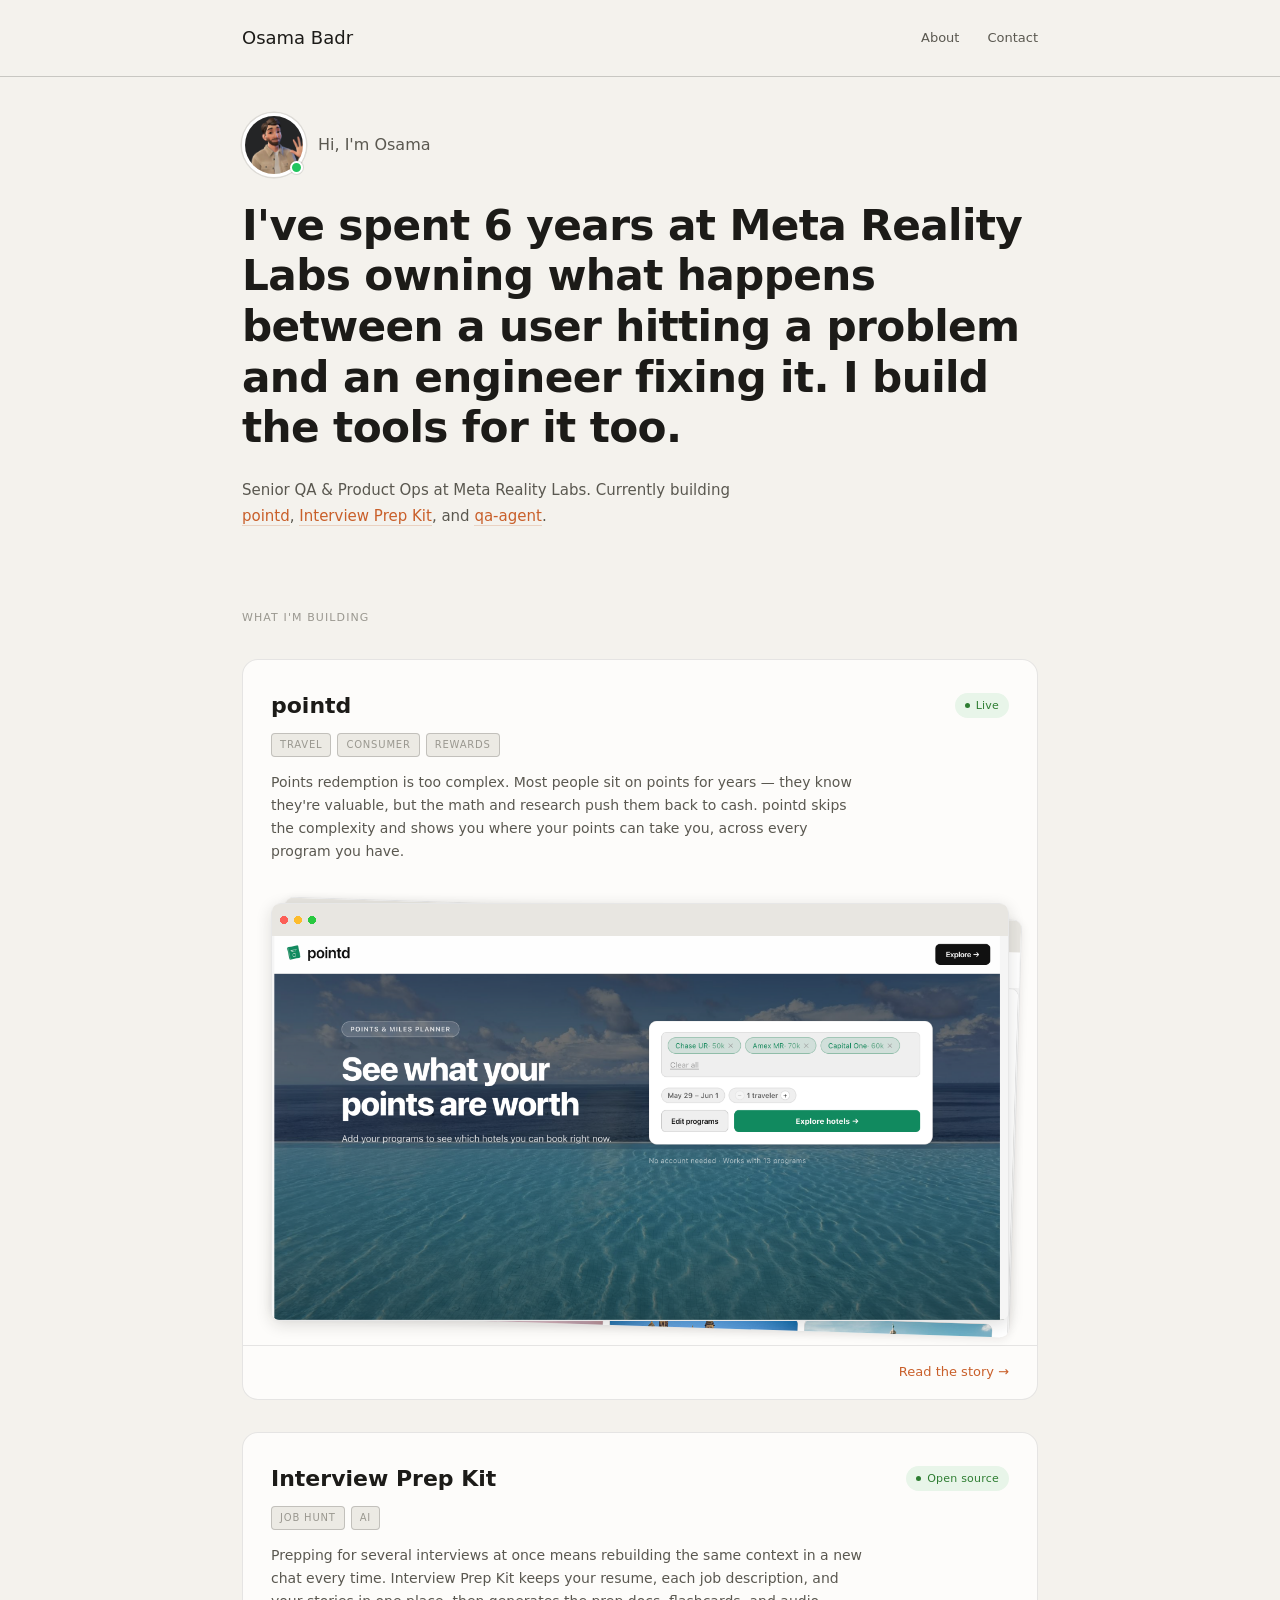
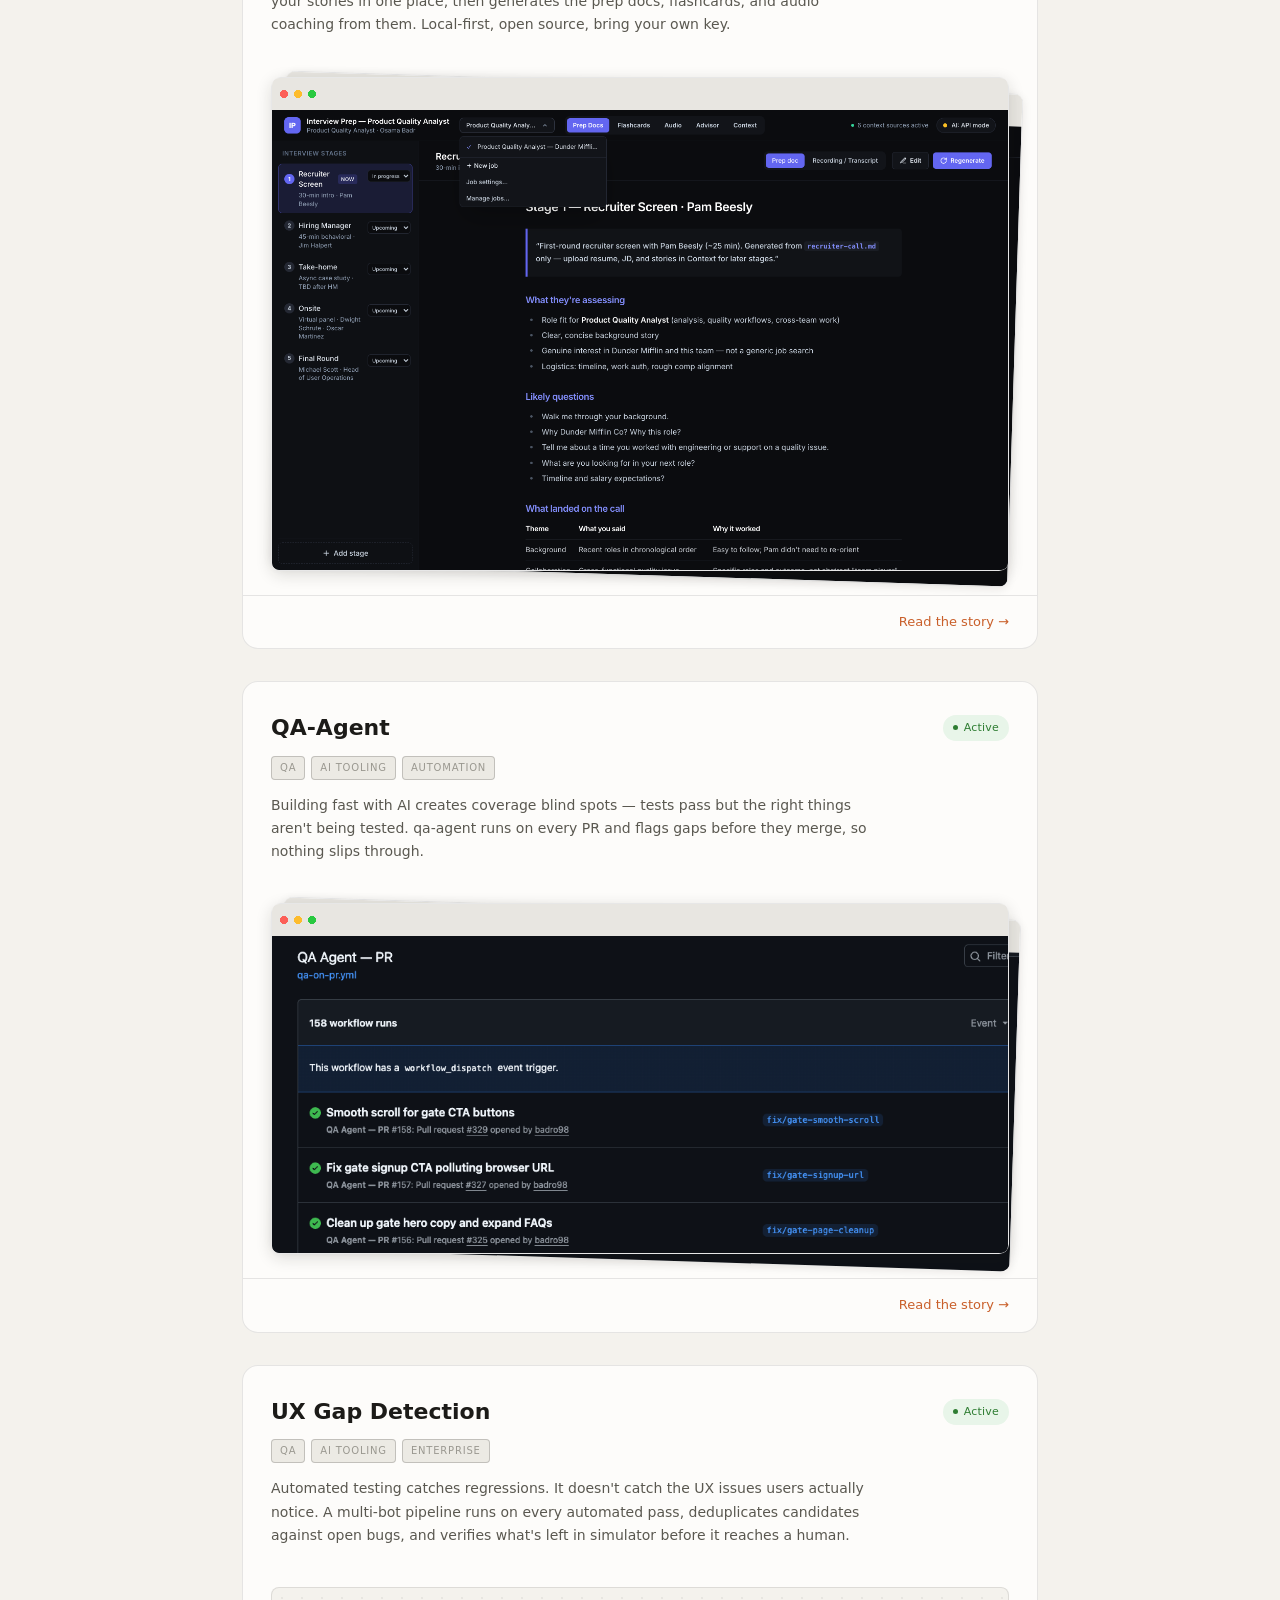
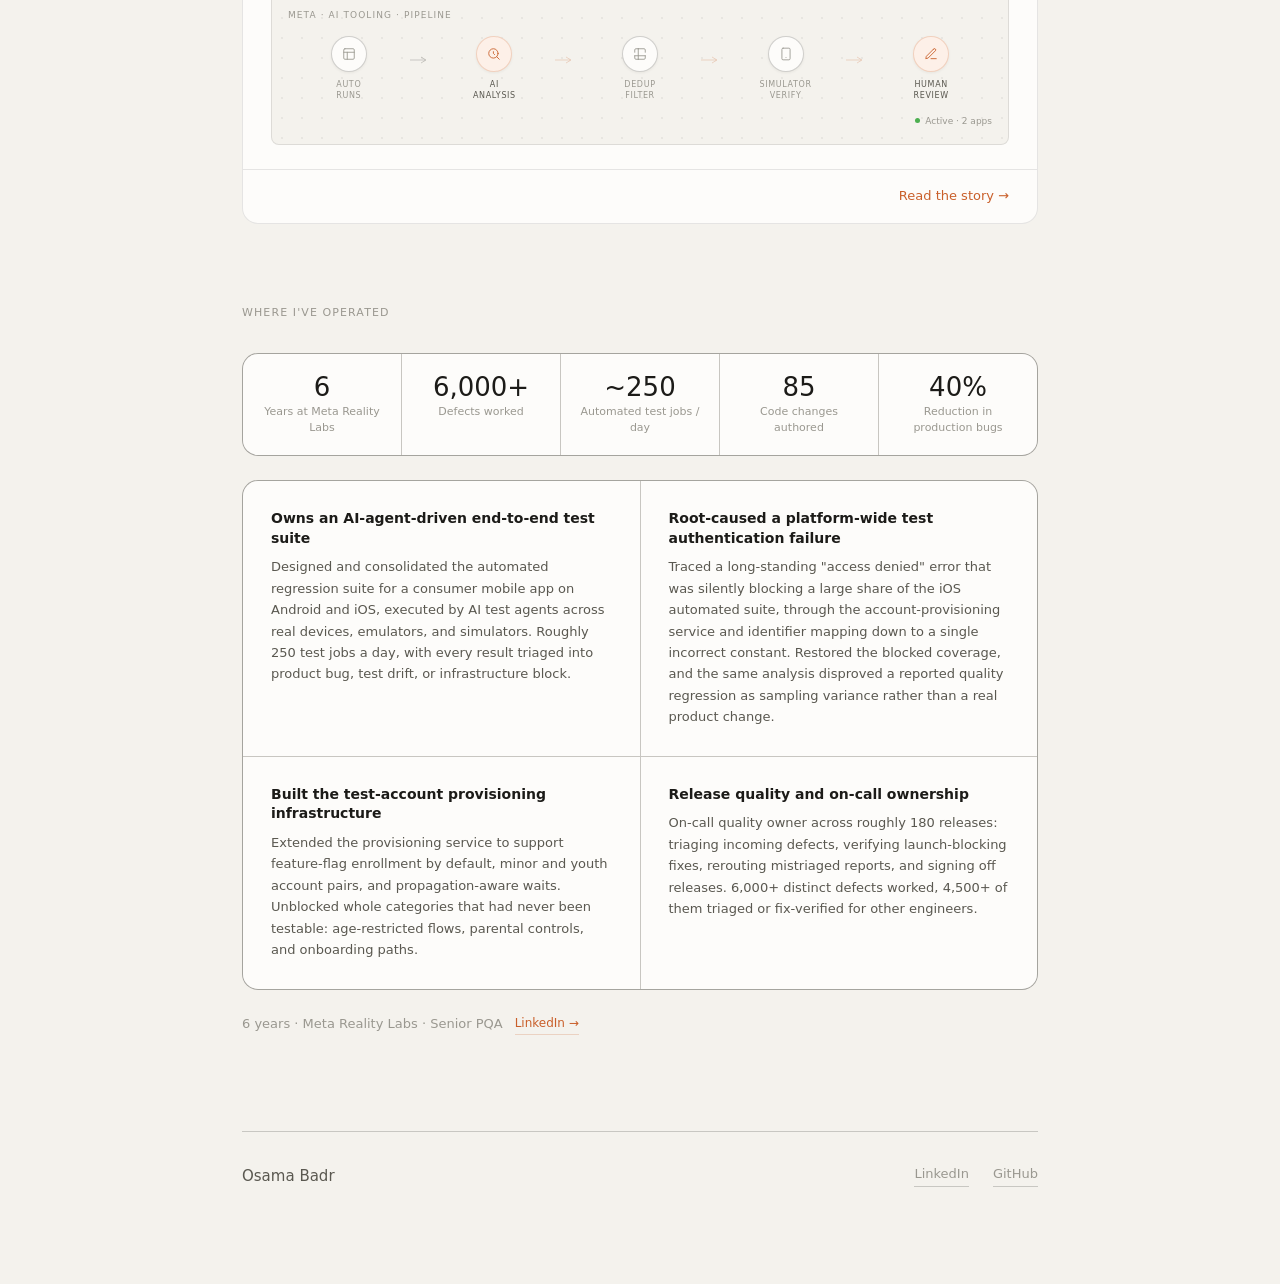
<file: index.html>
<!DOCTYPE html>
<html lang="en">
<head>
<meta charset="UTF-8">
<meta name="viewport" content="width=device-width, initial-scale=1.0">
<title>Osama Badr</title>
<meta name="description" content="Senior QA & Product Ops at Meta Reality Labs. I own what happens between a user hitting a problem and an engineer fixing it, and build the tools for it. Work on pointd, Interview Prep Kit, and QA-Agent.">
<!-- Open Graph -->
<meta property="og:type" content="website">
<meta property="og:site_name" content="Osama Badr">
<meta property="og:title" content="Osama Badr | Portfolio">
<meta property="og:description" content="Senior QA & Product Ops at Meta Reality Labs. I own what happens between a user hitting a problem and an engineer fixing it, and build the tools for it. Work on pointd, Interview Prep Kit, and QA-Agent.">
<meta property="og:url" content="https://osamabadr-portfolio.pages.dev/">
<meta property="og:image" content="https://osamabadr-portfolio.pages.dev/assets/og-image.png">
<meta property="og:image:width" content="2400">
<meta property="og:image:height" content="1260">
<!-- Twitter -->
<meta name="twitter:card" content="summary_large_image">
<meta name="twitter:title" content="Osama Badr | Portfolio">
<meta name="twitter:description" content="Senior QA & Product Ops at Meta Reality Labs. I own what happens between a user hitting a problem and an engineer fixing it.">
<meta name="twitter:image" content="https://osamabadr-portfolio.pages.dev/assets/og-image.png">
<link rel="preconnect" href="https://api.fontshare.com">
<link rel="preconnect" href="https://cdn.fontshare.com" crossorigin>
<link href="https://api.fontshare.com/v2/css?f[]=cabinet-grotesk@700,800&f[]=general-sans@300,400,500,600&display=swap" rel="stylesheet">
<link rel="stylesheet" href="styles.css">
<link rel="icon" type="image/png" href="assets/avatar-wave-v2.png">
<style>
/* ── Hero ── */
.hero { margin-bottom: 5rem; animation: fadeUp 0.7s cubic-bezier(0.22,1,0.36,1) both; }
.hero-intro {
  display: flex;
  align-items: center;
  gap: 12px;
  margin-bottom: 1.5rem;
}
.hero-avatar-wrap {
  position: relative;
  flex-shrink: 0;
  width: 64px; height: 64px;
}
.hero-avatar {
  width: 64px; height: 64px;
  border-radius: 50%;
  overflow: hidden;
  border: 3px solid #fff;
  box-shadow: 0 0 0 1.5px var(--border);
}
.hero-avatar img { width: 100%; height: 100%; object-fit: cover; object-position: 62% 18%; transform: scale(1.2); transform-origin: 62% 18%; display: block; }
.hero-avatar-dot {
  position: absolute;
  bottom: 3px; right: 3px; z-index: 10;
  width: 13px; height: 13px;
  border-radius: 50%;
  background: #22c55e;
  border: 2.5px solid #fff;
  box-shadow: 0 0 0 1px rgba(0,0,0,0.1);
}
.hero-name {
  font-family: var(--sans);
  font-size: 16px;
  font-weight: 400;
  color: var(--ink-2);
  letter-spacing: 0;
}
.hero h1 {
  font-family: var(--serif);
  font-size: clamp(26px, 3.3vw, 44px);
  line-height: 1.2;
  letter-spacing: -0.015em;
  color: var(--ink);
  margin-bottom: 1.5rem;
  font-weight: 800;
  max-width: 100%;
}
.hero-sub {
  font-size: 15px;
  line-height: 1.7;
  color: var(--ink-2);
  max-width: 520px;
  margin-bottom: 2rem;
}
.hero-actions { display: flex; gap: 12px; flex-wrap: wrap; }

/* ── Projects section ── */
.section { margin-bottom: 5rem; }
.projects-grid {
  display: flex;
  flex-direction: column;
  gap: 2rem;
}
.proj-card {
  display: block;
  text-decoration: none;
  color: inherit;
  cursor: pointer;
  background: var(--surface);
  border: 1px solid var(--border);
  border-radius: var(--r-lg);
  transition: border-color 0.2s ease, box-shadow 0.2s ease;
}
.proj-card:hover {
  border-color: var(--accent-border);
  box-shadow: 0 8px 32px rgba(28,27,24,0.07);
}
.proj-card-body { padding: 28px 28px 20px; }
.proj-card-top {
  display: flex;
  align-items: center;
  justify-content: space-between;
  margin-bottom: 10px;
}
.proj-name {
  font-family: var(--serif);
  font-size: 22px;
  font-weight: 700;
  color: var(--ink);
}
.proj-problem {
  font-size: 14px;
  line-height: 1.65;
  color: var(--ink-2);
  max-width: 600px;
  margin-bottom: 20px;
}
.proj-card-footer {
  padding: 16px 28px;
  border-top: 1px solid var(--border);
  display: flex;
  justify-content: flex-end;
}
.proj-card-link {
  font-size: 13px;
  font-family: var(--mono);
  color: var(--accent);
  font-weight: 500;
  transition: letter-spacing 0.2s ease;
}
.proj-card:hover .proj-card-link { letter-spacing: 0.02em; }
/* ── Card fan deck ── */
.deck-wrap {
  padding: 0 28px 24px;
}
.deck {
  position: relative;
  overflow: visible;
}
.deck-card {
  border-radius: var(--r);
  overflow: hidden;
  transition: transform 0.55s cubic-bezier(0.22,1,0.36,1),
              box-shadow 0.45s ease;
}
.deck-card.dc1 {
  position: relative;
  z-index: 3;
  box-shadow: 0 4px 16px rgba(28,27,24,0.14);
}
.deck-card.dc2 {
  position: absolute;
  top: 0; left: 0; right: 0; bottom: 0;
  z-index: 2;
  transform: translateX(7px) translateY(5px) rotate(1.8deg);
  box-shadow: 0 2px 10px rgba(28,27,24,0.09);
}
.deck-wrap:hover .deck .dc2 {
  transform: translateX(22px) translateY(10px) rotate(4.5deg);
}

/* ── Professional section ── */
.highlight-grid {
  display: grid;
  grid-template-columns: repeat(auto-fit, minmax(340px, 1fr));
  gap: 1px;
  background: var(--border-strong);
  border: 1px solid var(--border-strong);
  border-radius: var(--r-lg);
  overflow: hidden;
}
.highlight-block {
  background: var(--surface);
  padding: 28px;
}
.highlight-block strong {
  display: block;
  font-size: 14px;
  font-weight: 600;
  color: var(--ink);
  margin-bottom: 8px;
  line-height: 1.4;
}
.highlight-block p {
  font-size: 13px;
  color: var(--ink-2);
  line-height: 1.65;
  margin: 0;
}
.background-footer {
  margin-top: 1.5rem;
  display: flex;
  align-items: center;
  gap: 0.75rem;
  font-size: 13px;
  color: var(--ink-3);
}
.background-footer a {
  font-family: var(--mono);
  font-size: 12px;
  color: var(--accent);
  text-decoration: none;
  border-bottom: 0.5px solid var(--accent-border);
  padding-bottom: 1px;
}
.background-footer a:hover { border-color: var(--accent); }

/* ── Stat strip ── */
.stat-strip {
  display: grid;
  grid-template-columns: repeat(auto-fit, minmax(100px, 1fr));
  gap: 1px;
  background: var(--border-strong);
  border: 1px solid var(--border-strong);
  border-radius: var(--r-lg);
  overflow: hidden;
  margin-bottom: 1.5rem;
}
.stat {
  background: var(--surface);
  padding: 1.25rem 1rem;
  text-align: center;
}
.stat-num {
  font-family: var(--serif);
  font-size: 26px;
  color: var(--ink);
  line-height: 1;
  margin-bottom: 4px;
}
.stat-label {
  font-size: 11px;
  color: var(--ink-3);
  line-height: 1.4;
}

/* ── UX Gap Detection cover diagram ── */
.proj-diagram-cover {
  margin: 0 28px 24px;
  border-radius: 8px;
  overflow: hidden;
  background: var(--bg);
  border: 1px solid var(--border);
  padding: 20px 16px 16px;
  position: relative;
}
.proj-diagram-cover::before {
  content: '';
  position: absolute;
  inset: 0;
  background-image: radial-gradient(circle, rgba(28,27,24,0.06) 1px, transparent 1px);
  background-size: 20px 20px;
  pointer-events: none;
}
.diag-eyebrow {
  font-family: var(--mono);
  font-size: 9px;
  letter-spacing: 0.12em;
  text-transform: uppercase;
  color: var(--ink-3);
  margin-bottom: 14px;
  position: relative;
  z-index: 1;
}
.diag-flow {
  display: flex;
  align-items: center;
  justify-content: center;
  gap: 0;
  position: relative;
  z-index: 1;
}
.diag-node {
  display: flex;
  flex-direction: column;
  align-items: center;
  gap: 7px;
  flex: 1;
}
.diag-circle {
  width: 36px; height: 36px;
  border-radius: 50%;
  background: var(--surface);
  border: 1px solid var(--border-strong);
  display: flex;
  align-items: center;
  justify-content: center;
  box-shadow: 0 1px 3px rgba(28,27,24,0.06);
}
.diag-circle svg {
  width: 14px; height: 14px;
  stroke: var(--ink-3);
  fill: none;
  stroke-width: 1.5;
  stroke-linecap: round;
  stroke-linejoin: round;
}
.diag-circle.accent {
  background: var(--accent-light);
  border-color: var(--accent-border);
}
.diag-circle.accent svg { stroke: var(--accent); }
.diag-label {
  font-family: var(--mono);
  font-size: 8px;
  letter-spacing: 0.08em;
  text-transform: uppercase;
  color: var(--ink-3);
  text-align: center;
  line-height: 1.4;
}
.diag-label.accent { color: var(--ink-2); }
.diag-arrow {
  flex-shrink: 0;
  width: 24px;
  margin-bottom: 20px;
}
.diag-arrow svg {
  width: 20px; height: 8px;
  stroke: var(--border-strong);
  fill: none;
  stroke-width: 1;
}
.diag-arrow.accent svg { stroke: var(--accent-border); }
.diag-status {
  margin-top: 12px;
  display: flex;
  align-items: center;
  gap: 5px;
  font-family: var(--mono);
  font-size: 9px;
  color: var(--ink-3);
  justify-content: flex-end;
  position: relative;
  z-index: 1;
}
.diag-status::before {
  content: '';
  width: 5px; height: 5px;
  border-radius: 50%;
  background: #4caf50;
  animation: diagPulse 2.5s ease-in-out infinite;
}
@keyframes diagPulse {
  0%, 100% { opacity: 0.4; } 50% { opacity: 1; }
}

@media (max-width: 580px) {
  .highlight-grid { grid-template-columns: 1fr; }
  .hero-actions { flex-direction: column; }
}
</style>
</head>
<body>
<div class="page">

  <nav>
    <a href="index.html" class="nav-name">Osama Badr</a>
    <div class="nav-links">
      <a href="about.html">About</a>
      <a href="mailto:osabadr@gmail.com">Contact</a>
    </div>
  </nav>

  <!-- Hero -->
  <section class="hero">
    <div class="hero-intro">
      <div class="hero-avatar-wrap">
        <div class="hero-avatar">
          <img src="assets/avatar-wave-v2.png" alt="Osama's avatar waving">
        </div>
        <span class="hero-avatar-dot"></span>
      </div>
      <span class="hero-name">Hi, I'm Osama</span>
    </div>
    <h1>I've spent 6 years at Meta Reality Labs owning what happens between a user hitting a problem and an engineer fixing it. I build the tools for it too.</h1>
    <p class="hero-sub">Senior QA &amp; Product Ops at Meta Reality Labs. Currently building <a href="projects/pointd.html" style="color:var(--accent);text-decoration:none;border-bottom:0.5px solid var(--accent-border)">pointd</a>, <a href="projects/interview-prep-kit.html" style="color:var(--accent);text-decoration:none;border-bottom:0.5px solid var(--accent-border)">Interview Prep Kit</a>, and <a href="projects/qa-agent.html" style="color:var(--accent);text-decoration:none;border-bottom:0.5px solid var(--accent-border)">qa-agent</a>.</p>
  </section>

  <!-- Projects -->
  <section class="section" id="building">
    <div class="section-label">What I'm building</div>
    <div class="projects-grid">

      <!-- pointd -->
      <a class="proj-card fade-up" href="projects/pointd.html">
        <div class="proj-card-body">
          <div class="proj-card-top">
            <span class="proj-name">pointd</span>
            <span class="status-badge active">Live</span>
          </div>
          <div class="case-pills" style="margin-top:8px;margin-bottom:14px;">
            <span class="case-pill">Travel</span>
            <span class="case-pill">Consumer</span>
            <span class="case-pill">Rewards</span>
          </div>
          <p class="proj-problem">Points redemption is too complex. Most people sit on points for years — they know they're valuable, but the math and research push them back to cash. pointd skips the complexity and shows you where your points can take you, across every program you have.</p>
        </div>
        <div class="deck-wrap">
          <div class="deck">
            <div class="deck-card dc2">
              <div class="browser-frame"><img src="assets/screenshots/pointd-explore.png" alt="pointd planner view" loading="lazy"></div>
            </div>
            <div class="deck-card dc1">
              <div class="browser-frame"><img src="assets/screenshots/pointd-programs.png" alt="pointd program entry" loading="lazy"></div>
            </div>
          </div>
        </div>
        <div class="proj-card-footer">
          <span class="proj-card-link">Read the story →</span>
        </div>
      </a>

      <!-- Interview Prep Kit -->
      <a class="proj-card fade-up" href="projects/interview-prep-kit.html">
        <div class="proj-card-body">
          <div class="proj-card-top">
            <span class="proj-name">Interview Prep Kit</span>
            <span class="status-badge active">Open source</span>
          </div>
          <div class="case-pills" style="margin-top:8px;margin-bottom:14px;">
            <span class="case-pill">Job Hunt</span>
            <span class="case-pill">AI</span>
          </div>
          <p class="proj-problem">Prepping for several interviews at once means rebuilding the same context in a new chat every time. Interview Prep Kit keeps your resume, each job description, and your stories in one place, then generates the prep docs, flashcards, and audio coaching from them. Local-first, open source, bring your own key.</p>
        </div>
        <div class="deck-wrap">
          <div class="deck">
            <div class="deck-card dc2">
              <div class="browser-frame"><img src="assets/screenshots/ipk-flashcards.png" alt="Interview Prep Kit flashcard deck" loading="lazy"></div>
            </div>
            <div class="deck-card dc1">
              <div class="browser-frame"><img src="assets/screenshots/ipk-prep-docs.png" alt="Interview Prep Kit prep docs" loading="lazy"></div>
            </div>
          </div>
        </div>
        <div class="proj-card-footer">
          <span class="proj-card-link">Read the story →</span>
        </div>
      </a>

      <!-- qa-agent -->
      <a class="proj-card fade-up" href="projects/qa-agent.html">
        <div class="proj-card-body">
          <div class="proj-card-top">
            <span class="proj-name">QA-Agent</span>
            <span class="status-badge active">Active</span>
          </div>
          <div class="case-pills" style="margin-top:8px;margin-bottom:14px;">
            <span class="case-pill">QA</span>
            <span class="case-pill">AI Tooling</span>
            <span class="case-pill">Automation</span>
          </div>
          <p class="proj-problem">Building fast with AI creates coverage blind spots — tests pass but the right things aren't being tested. qa-agent runs on every PR and flags gaps before they merge, so nothing slips through.</p>
        </div>
        <div class="deck-wrap">
          <div class="deck">
            <div class="deck-card dc2">
              <div class="browser-frame"><img src="assets/screenshots/qa-agent-report.png" alt="qa-agent report output" loading="lazy"></div>
            </div>
            <div class="deck-card dc1">
              <div class="browser-frame"><img src="assets/screenshots/qa-agent-runs.png" alt="qa-agent GitHub Actions runs" loading="lazy"></div>
            </div>
          </div>
        </div>
        <div class="proj-card-footer">
          <span class="proj-card-link">Read the story →</span>
        </div>
      </a>

      <!-- UX Gap Detection -->
      <a class="proj-card fade-up" href="projects/ux-gap.html">
        <div class="proj-card-body">
          <div class="proj-card-top">
            <span class="proj-name">UX Gap Detection</span>
            <span class="status-badge active">Active</span>
          </div>
          <div class="case-pills" style="margin-top:8px;margin-bottom:14px;">
            <span class="case-pill">QA</span>
            <span class="case-pill">AI Tooling</span>
            <span class="case-pill">Enterprise</span>
          </div>
          <p class="proj-problem">Automated testing catches regressions. It doesn't catch the UX issues users actually notice. A multi-bot pipeline runs on every automated pass, deduplicates candidates against open bugs, and verifies what's left in simulator before it reaches a human.</p>
        </div>
        <div class="proj-diagram-cover">
          <div class="diag-eyebrow">Meta · AI Tooling · Pipeline</div>
          <div class="diag-flow">
            <div class="diag-node">
              <div class="diag-circle">
                <svg viewBox="0 0 24 24"><rect x="3" y="3" width="18" height="18" rx="2"/><path d="M3 9h18M9 21V9"/></svg>
              </div>
              <span class="diag-label">Auto<br>runs</span>
            </div>
            <div class="diag-arrow">
              <svg viewBox="0 0 20 8"><line x1="0" y1="4" x2="15" y2="4"/><polyline points="11,1 16,4 11,7"/></svg>
            </div>
            <div class="diag-node">
              <div class="diag-circle accent">
                <svg viewBox="0 0 24 24"><circle cx="11" cy="11" r="8"/><path d="M21 21l-4.35-4.35M11 8v3l2 2"/></svg>
              </div>
              <span class="diag-label accent">AI<br>analysis</span>
            </div>
            <div class="diag-arrow accent">
              <svg viewBox="0 0 20 8"><line x1="0" y1="4" x2="15" y2="4"/><polyline points="11,1 16,4 11,7"/></svg>
            </div>
            <div class="diag-node">
              <div class="diag-circle">
                <svg viewBox="0 0 24 24"><path d="M9 3H5a2 2 0 00-2 2v4m6-6h10a2 2 0 012 2v4M9 3v18m0 0h10a2 2 0 002-2v-4M9 21H5a2 2 0 01-2-2v-4m0 0h18"/></svg>
              </div>
              <span class="diag-label">Dedup<br>filter</span>
            </div>
            <div class="diag-arrow accent">
              <svg viewBox="0 0 20 8"><line x1="0" y1="4" x2="15" y2="4"/><polyline points="11,1 16,4 11,7"/></svg>
            </div>
            <div class="diag-node">
              <div class="diag-circle">
                <svg viewBox="0 0 24 24"><rect x="5" y="2" width="14" height="20" rx="2"/><path d="M12 18h.01"/></svg>
              </div>
              <span class="diag-label">Simulator<br>verify</span>
            </div>
            <div class="diag-arrow accent">
              <svg viewBox="0 0 20 8"><line x1="0" y1="4" x2="15" y2="4"/><polyline points="11,1 16,4 11,7"/></svg>
            </div>
            <div class="diag-node">
              <div class="diag-circle accent">
                <svg viewBox="0 0 24 24"><path d="M12 20h9M16.5 3.5a2.121 2.121 0 013 3L7 19l-4 1 1-4L16.5 3.5z"/></svg>
              </div>
              <span class="diag-label accent">Human<br>review</span>
            </div>
          </div>
          <div class="diag-status">Active · 2 apps</div>
        </div>
        <div class="proj-card-footer">
          <span class="proj-card-link">Read the story →</span>
        </div>
      </a>

    </div>
  </section>

  <!-- Professional background -->
  <section class="section" id="background">
    <div class="section-label">Where I've operated</div>
    <div class="stat-strip">
      <div class="stat"><div class="stat-num">6</div><div class="stat-label">Years at Meta Reality Labs</div></div>
      <div class="stat"><div class="stat-num">6,000+</div><div class="stat-label">Defects worked</div></div>
      <div class="stat"><div class="stat-num">~250</div><div class="stat-label">Automated test jobs / day</div></div>
      <div class="stat"><div class="stat-num">85</div><div class="stat-label">Code changes authored</div></div>
      <div class="stat"><div class="stat-num">40%</div><div class="stat-label">Reduction in production bugs</div></div>
    </div>
    <div class="highlight-grid">
      <div class="highlight-block fade-up">
        <strong>Owns an AI-agent-driven end-to-end test suite</strong>
        <p>Designed and consolidated the automated regression suite for a consumer mobile app on Android and iOS, executed by AI test agents across real devices, emulators, and simulators. Roughly 250 test jobs a day, with every result triaged into product bug, test drift, or infrastructure block.</p>
      </div>
      <div class="highlight-block fade-up">
        <strong>Root-caused a platform-wide test authentication failure</strong>
        <p>Traced a long-standing "access denied" error that was silently blocking a large share of the iOS automated suite, through the account-provisioning service and identifier mapping down to a single incorrect constant. Restored the blocked coverage, and the same analysis disproved a reported quality regression as sampling variance rather than a real product change.</p>
      </div>
      <div class="highlight-block fade-up">
        <strong>Built the test-account provisioning infrastructure</strong>
        <p>Extended the provisioning service to support feature-flag enrollment by default, minor and youth account pairs, and propagation-aware waits. Unblocked whole categories that had never been testable: age-restricted flows, parental controls, and onboarding paths.</p>
      </div>
      <div class="highlight-block fade-up">
        <strong>Release quality and on-call ownership</strong>
        <p>On-call quality owner across roughly 180 releases: triaging incoming defects, verifying launch-blocking fixes, rerouting mistriaged reports, and signing off releases. 6,000+ distinct defects worked, 4,500+ of them triaged or fix-verified for other engineers.</p>
      </div>
    </div>
    <div class="background-footer">
      <span>6 years · Meta Reality Labs · Senior PQA</span>
      <a href="https://linkedin.com/in/obadr" target="_blank" rel="noopener noreferrer">LinkedIn →</a>
    </div>
  </section>

  <footer>
    <span class="footer-name">Osama Badr</span>
    <div class="footer-links">
      <a href="https://linkedin.com/in/obadr" target="_blank" rel="noopener noreferrer">LinkedIn</a>
      <a href="https://github.com/badro98" target="_blank" rel="noopener noreferrer">GitHub</a>
    </div>
  </footer>

</div>

<script>
  // Fade-up on scroll
  const fadeUps = [...document.querySelectorAll('.fade-up')];
  const observer = new IntersectionObserver((entries) => {
    entries.forEach((entry) => {
      if (entry.isIntersecting) {
        const idx = fadeUps.indexOf(entry.target);
        entry.target.style.animationDelay = `${idx * 0.08}s`;
        entry.target.classList.add('in-view');
        observer.unobserve(entry.target);
      }
    });
  }, { threshold: 0.15, rootMargin: '-4% 0px' });

  fadeUps.forEach(el => observer.observe(el));

</script>
</body>
</html>
</file>
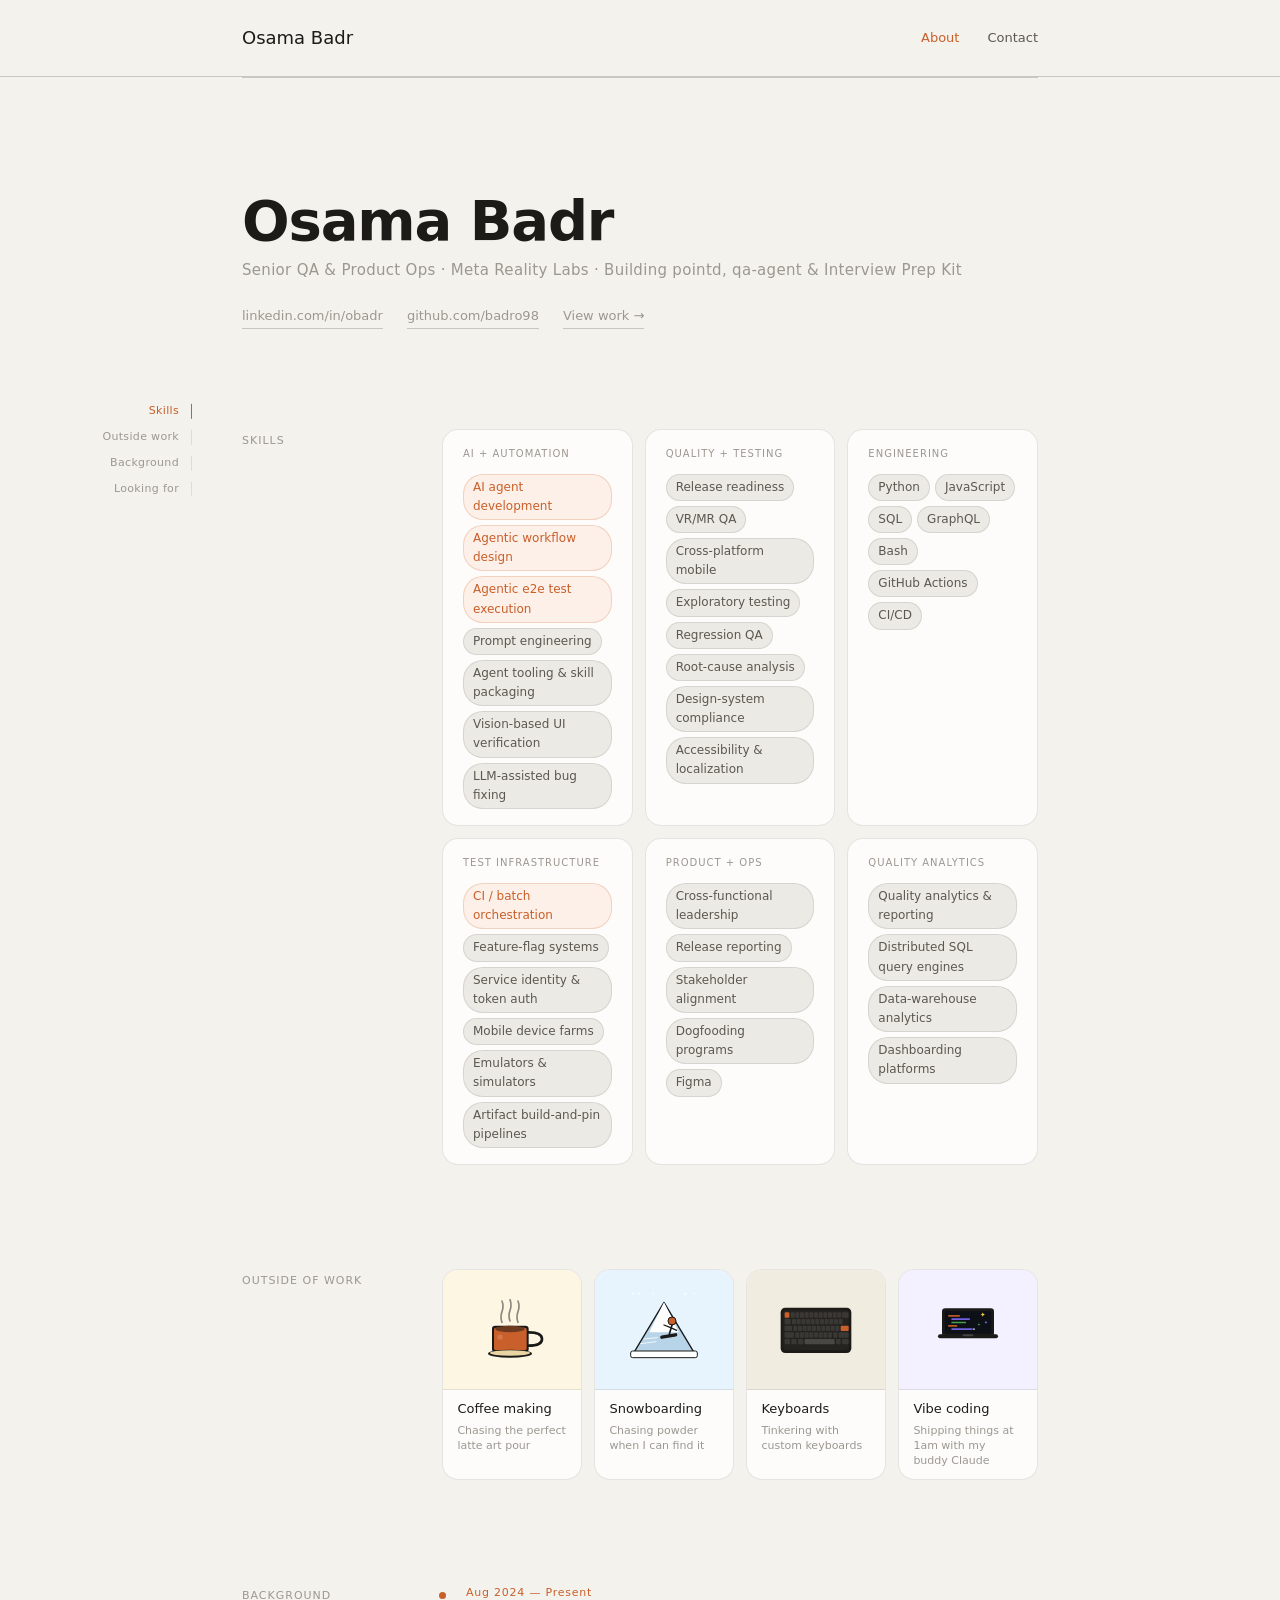
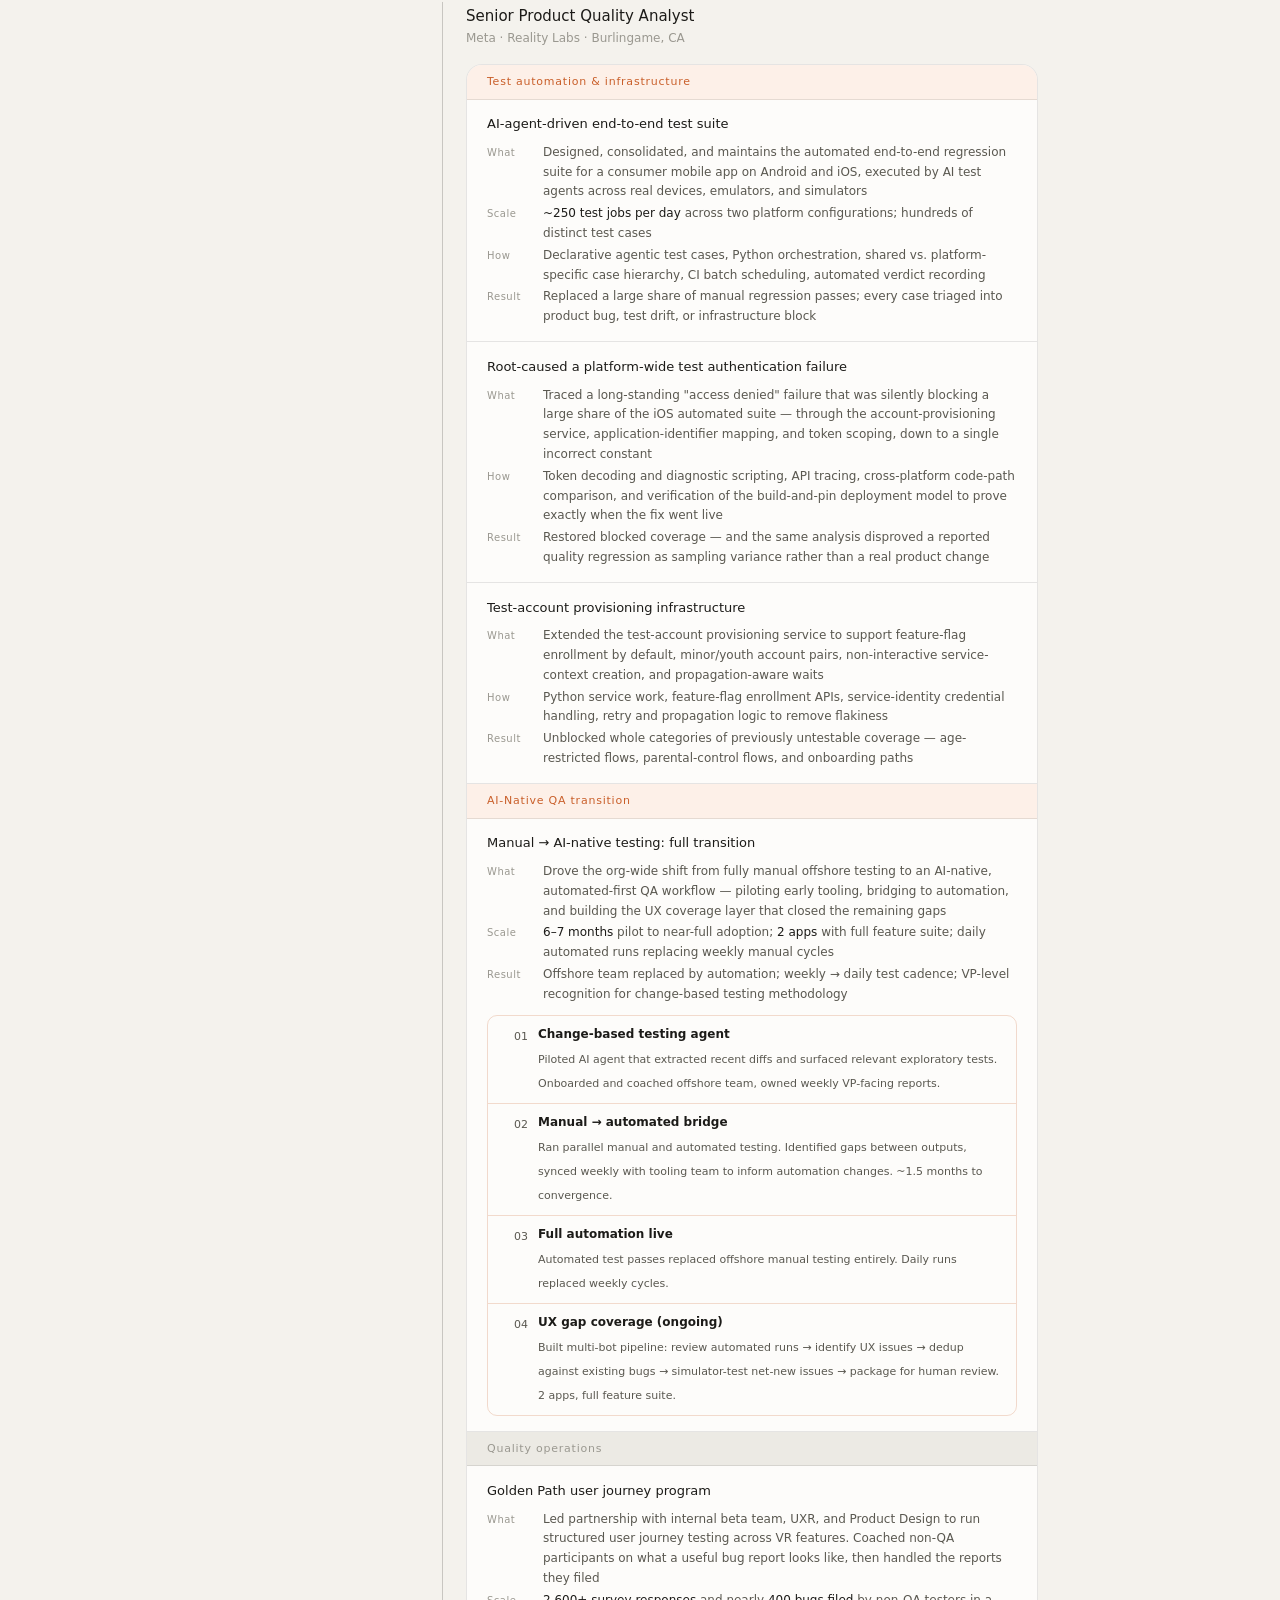
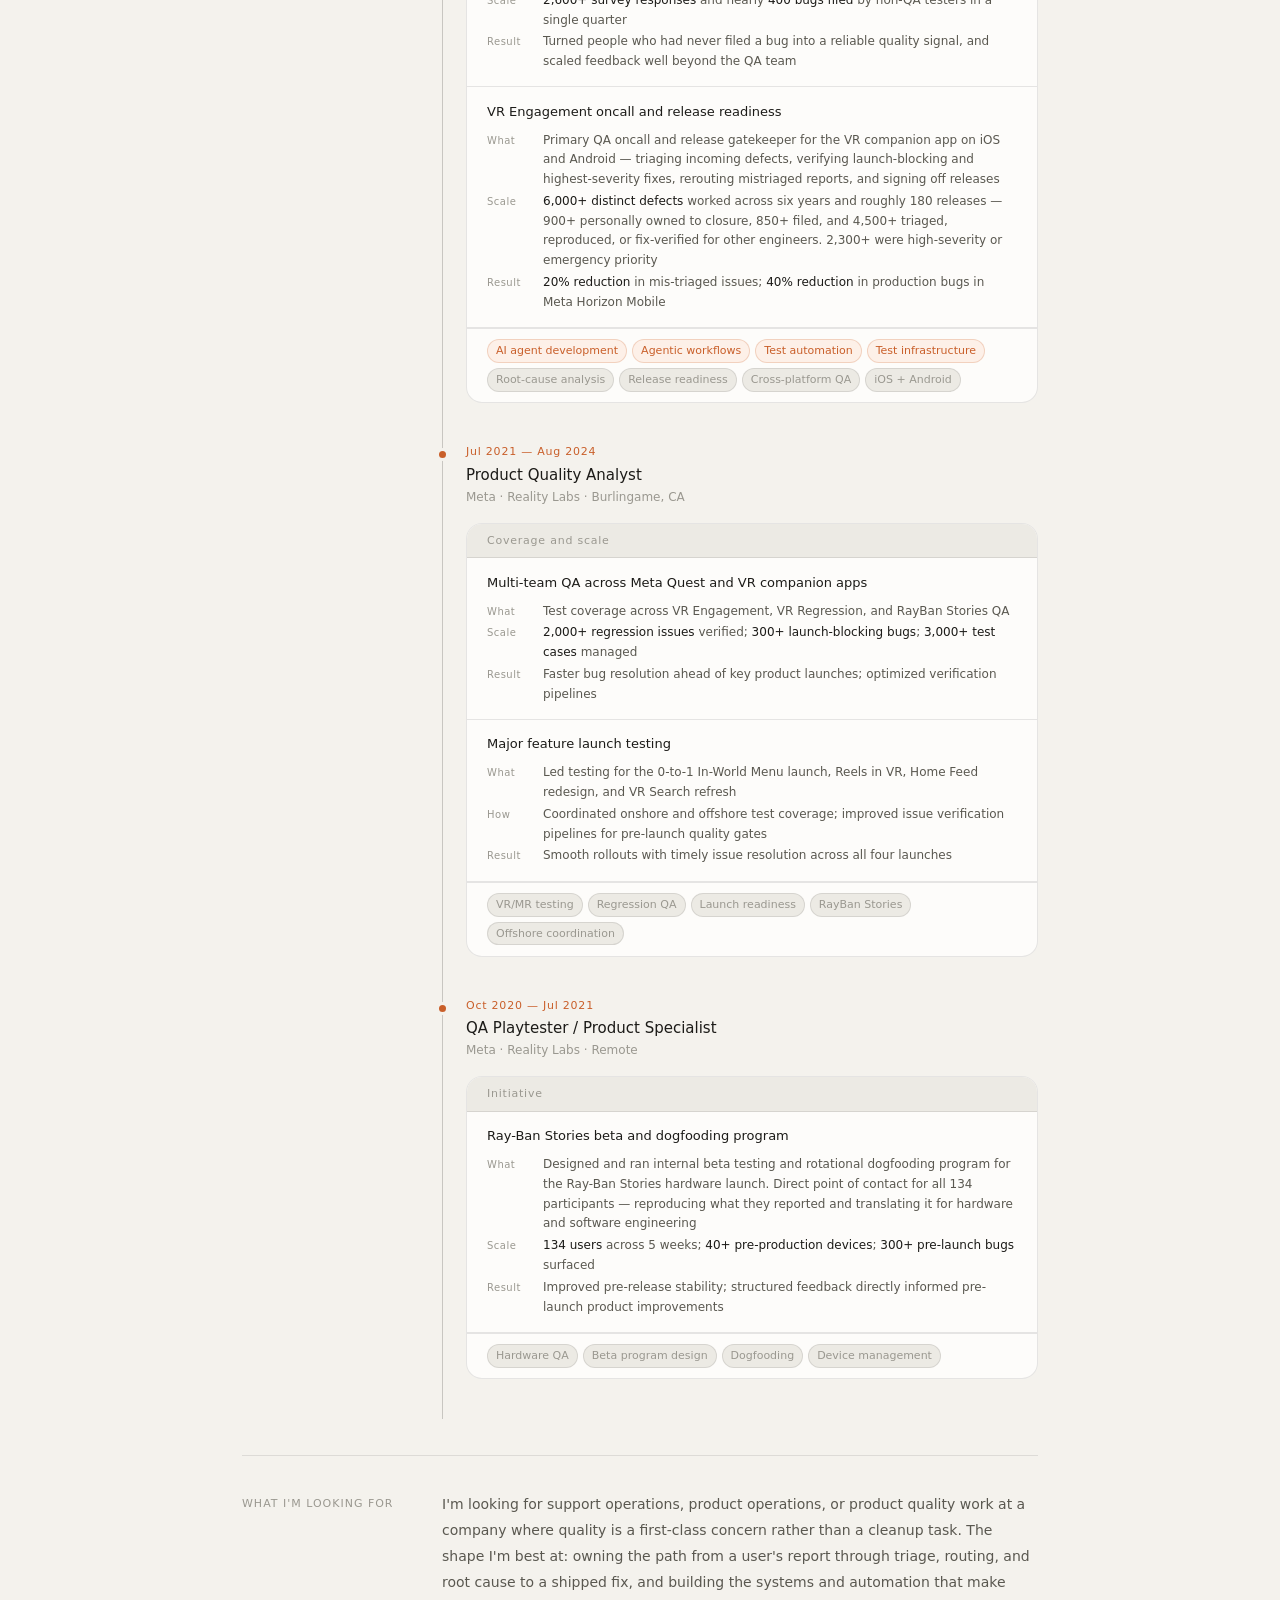
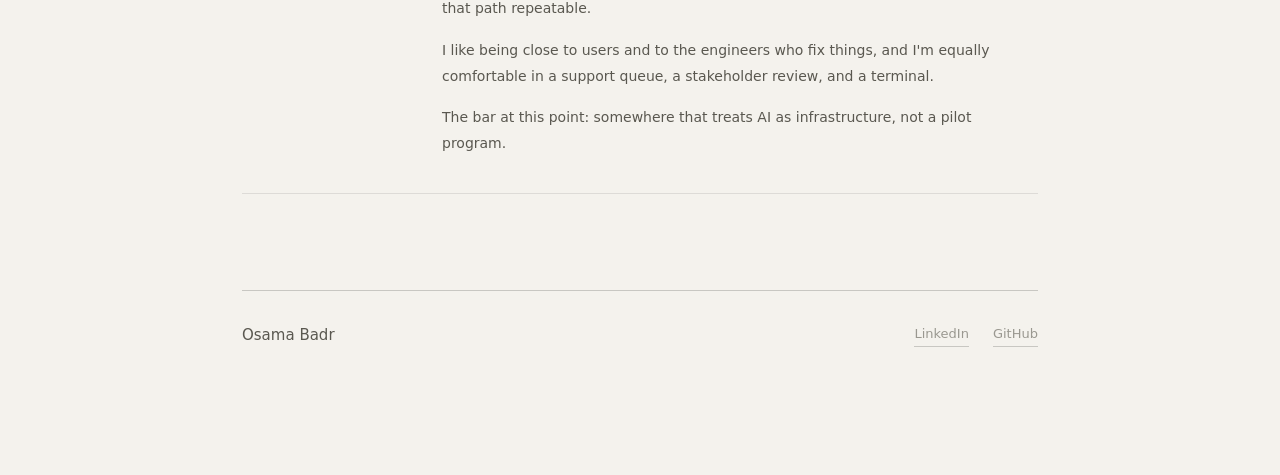
<file: about.html>
<!DOCTYPE html>
<html lang="en">
<head>
<meta charset="UTF-8">
<meta name="viewport" content="width=device-width, initial-scale=1.0">
<title>About — Osama Badr</title>
<meta name="description" content="Background, skills, and what I'm looking for next — Senior QA & Product Ops at Meta Reality Labs.">
<!-- Open Graph -->
<meta property="og:type" content="website">
<meta property="og:site_name" content="Osama Badr">
<meta property="og:title" content="About — Osama Badr">
<meta property="og:description" content="Background, skills, and what I'm looking for next — Senior QA & Product Ops at Meta Reality Labs.">
<meta property="og:url" content="https://osamabadr-portfolio.pages.dev/about.html">
<meta property="og:image" content="https://osamabadr-portfolio.pages.dev/assets/og-image.png">
<meta property="og:image:width" content="2400">
<meta property="og:image:height" content="1260">
<!-- Twitter -->
<meta name="twitter:card" content="summary_large_image">
<meta name="twitter:title" content="About — Osama Badr">
<meta name="twitter:description" content="Background, skills, and what I'm looking for next.">
<meta name="twitter:image" content="https://osamabadr-portfolio.pages.dev/assets/og-image.png">
<link rel="icon" type="image/png" href="assets/avatar-wave-v2.png">
<link rel="preconnect" href="https://api.fontshare.com">
<link rel="preconnect" href="https://cdn.fontshare.com" crossorigin>
<link href="https://api.fontshare.com/v2/css?f[]=cabinet-grotesk@700,800&f[]=general-sans@300,400,500,600&display=swap" rel="stylesheet">
<link rel="stylesheet" href="styles.css">
<style>
*, *::before, *::after { box-sizing: border-box; margin: 0; padding: 0; }

:root {
  --bg: #f4f2ed;
  --surface: #fdfcfa;
  --surface-2: #eceae4;
  --ink: #1c1b18;
  --ink-2: #5a5850;
  --ink-3: #9a9890;
  --border: rgba(28,27,24,0.1);
  --border-strong: rgba(28,27,24,0.2);
  --accent: #c95f2a;
  --accent-light: #fdf0e8;
  --accent-border: rgba(201,95,42,0.22);
  --serif: 'Cabinet Grotesk', system-ui, sans-serif;
  --sans: 'General Sans', system-ui, sans-serif;
  --mono: 'General Sans', system-ui, sans-serif;
  --r: 10px;
  --r-lg: 16px;
}

html { scroll-behavior: smooth; }
body {
  font-family: var(--sans);
  background: var(--bg);
  color: var(--ink);
  font-size: 15px;
  line-height: 1.6;
  -webkit-font-smoothing: antialiased;
}

/* ── Nav ── */
nav:not(.toc) {
  display: flex;
  justify-content: space-between;
  align-items: center;
  padding: 1.5rem 0;
  margin-bottom: 4rem;
  border-bottom: 0.5px solid var(--border-strong);
  position: sticky;
  top: 0;
  background: var(--bg);
  z-index: 10;
}
.nav-name {
  font-family: var(--serif);
  font-size: 18px;
  color: var(--ink);
  text-decoration: none;
}

/* ── Hero ── */
.page { max-width: 860px; margin: 0 auto; padding: 0 2rem 6rem; }

.hero {
  margin-bottom: 4rem;
  animation: fadeUp 0.5s ease both;
  padding-top: 3rem;
}
.hero-eyebrow {
  font-family: var(--mono);
  font-size: 11px;
  letter-spacing: 0.12em;
  color: var(--accent);
  text-transform: uppercase;
  margin-bottom: 1rem;
}
.hero-name {
  font-family: var(--serif);
  font-size: clamp(36px, 6vw, 56px);
  line-height: 1.1;
  letter-spacing: -0.02em;
  font-weight: 800;
  color: var(--ink);
  margin-bottom: 0.4rem;
}
.hero-title {
  font-size: 15px;
  color: var(--ink-3);
  margin-bottom: 1.5rem;
  font-family: var(--mono);
  letter-spacing: 0.02em;
}
.hero-title-sep { margin: 0 6px; opacity: 0.4; }
.hero-contact { display: flex; gap: 1.5rem; flex-wrap: wrap; }
.hero-contact a {
  font-size: 13px;
  font-family: var(--mono);
  color: var(--ink-3);
  text-decoration: none;
  border-bottom: 0.5px solid var(--border-strong);
  padding-bottom: 1px;
}
.hero-contact a:hover { color: var(--accent); border-color: var(--accent); }


@keyframes fadeUp {
  from { opacity: 0; transform: translateY(14px); }
  to { opacity: 1; transform: translateY(0); }
}

/* ── Content ── */
.content {
  padding-bottom: 2rem;
}

.about-block {
  display: grid;
  grid-template-columns: 160px 1fr;
  gap: 0 2.5rem;
  padding: 2.25rem 0;
  border-bottom: 0.5px solid var(--border);
}
.about-block:last-child { border-bottom: none; }
.about-block { scroll-margin-top: 96px; }

.about-block-label {
  font-family: var(--mono);
  font-size: 11px;
  letter-spacing: 0.09em;
  text-transform: uppercase;
  color: var(--ink-3);
  padding-top: 3px;
}

.about-text {
  display: flex;
  flex-direction: column;
  gap: 1rem;
}

.about-text p {
  font-size: 14px;
  line-height: 1.85;
  color: var(--ink-2);
}

.about-text p strong { color: var(--ink); font-weight: 500; }

/* ── Hobbies ── */
.hobbies-grid {
  display: grid;
  grid-template-columns: repeat(auto-fit, minmax(140px, 1fr));
  gap: 0.75rem;
}

.hobby-card {
  background: var(--surface);
  border: 0.5px solid var(--border);
  border-radius: var(--r-lg);
  overflow: hidden;
}

.hobby-art {
  height: 120px;
  display: flex;
  align-items: center;
  justify-content: center;
  border-bottom: 0.5px solid var(--border);
}
.hobby-art svg { width: 80px; height: 80px; }

.hobby-label {
  font-size: 13px;
  font-weight: 500;
  color: var(--ink);
  padding: 0.6rem 0.9rem 0.15rem;
}
.hobby-sub {
  font-size: 11px;
  color: var(--ink-3);
  padding: 0 0.9rem 0.65rem;
  font-family: var(--mono);
  line-height: 1.4;
}

/* ── Career timeline ── */
.timeline { position: relative; padding-left: 1.5rem; }
.timeline::before {
  content: '';
  position: absolute;
  left: 0; top: 8px; bottom: 0;
  width: 1px;
  background: var(--border-strong);
}
.tl-block { position: relative; margin-bottom: 2.5rem; }
.tl-dot {
  position: absolute;
  left: -1.5rem; top: 8px;
  width: 7px; height: 7px;
  border-radius: 50%;
  background: var(--accent);
  transform: translateX(-3px);
  box-shadow: 0 0 0 3px var(--bg);
}
.tl-period {
  font-family: var(--mono);
  font-size: 11px;
  letter-spacing: 0.07em;
  color: var(--accent);
  margin-bottom: 2px;
}
.tl-role { font-size: 15px; font-weight: 500; color: var(--ink); margin-bottom: 1px; }
.tl-company { font-size: 12px; color: var(--ink-3); margin-bottom: 1rem; }

.tl-card {
  background: var(--surface);
  border: 0.5px solid var(--border);
  border-radius: var(--r-lg);
  overflow: hidden;
}
.card-sublabel {
  padding: 0.5rem 1.25rem;
  border-bottom: 0.5px solid var(--border);
  font-size: 11px;
  font-family: var(--mono);
  letter-spacing: 0.07em;
  color: var(--ink-3);
  background: var(--surface-2);
}
.card-sublabel.ai {
  background: var(--accent-light);
  color: var(--accent);
}
.ach-block {
  padding: 0.9rem 1.25rem;
  border-bottom: 0.5px solid var(--border);
}
.ach-block:last-of-type { border-bottom: none; }
.ach-title { font-size: 13px; font-weight: 500; color: var(--ink); margin-bottom: 0.5rem; }
.wshr {
  display: grid;
  grid-template-columns: 48px 1fr;
  gap: 2px 8px;
  font-size: 12px;
  line-height: 1.65;
}
.wl {
  font-family: var(--mono);
  font-size: 10px;
  letter-spacing: 0.05em;
  color: var(--ink-3);
  padding-top: 2px;
}
.wv { color: var(--ink-2); }
.wv strong { color: var(--ink); font-weight: 500; }

/* AI phases sub-table */
.ai-phases {
  margin-top: 10px;
  border: 0.5px solid var(--accent-border);
  border-radius: var(--r);
  overflow: hidden;
}
.ai-phase-row {
  display: grid;
  grid-template-columns: 28px 1fr;
  gap: 0 10px;
  padding: 9px 12px;
  border-bottom: 0.5px solid var(--accent-border);
  align-items: flex-start;
}
.ai-phase-row:last-child { border-bottom: none; }
.ai-n {
  font-family: var(--mono);
  font-size: 9px;
  color: var(--accent);
  padding-top: 3px;
  text-align: right;
}
.ai-phase-row strong {
  display: block;
  font-size: 12px;
  color: var(--ink);
  font-weight: 600;
  margin-bottom: 2px;
}
.ai-phase-row span { font-size: 11px; color: var(--ink-2); line-height: 1.55; }

.tag-row {
  display: flex;
  flex-wrap: wrap;
  gap: 5px;
  padding: 0.65rem 1.25rem;
  border-top: 0.5px solid var(--border);
}
.tag {
  font-size: 11px;
  font-family: var(--mono);
  padding: 2px 8px;
  border-radius: 20px;
  background: var(--surface-2);
  color: var(--ink-3);
  border: 0.5px solid var(--border);
}
.tag.hi {
  background: var(--accent-light);
  color: var(--accent);
  border-color: var(--accent-border);
}

@media (max-width: 580px) {
  .wshr { grid-template-columns: 40px 1fr; }
}

/* ── Pop-art animations ── */
.art { width: 80px; height: 80px; overflow: visible; }

/* Coffee — steam wisps + crema swirl on hover */
.art-coffee .steam {
  transform-origin: 50% 100%;
  animation: steam-rise 3.4s ease-in-out infinite;
  opacity: 0.5;
}
.art-coffee .steam.s1 { animation-delay: 0s; }
.art-coffee .steam.s2 { animation-delay: -1.1s; }
.art-coffee .steam.s3 { animation-delay: -2.3s; }
@keyframes steam-rise {
  0%, 100% { transform: translateY(2px) scaleY(0.95); opacity: 0.25; }
  50%      { transform: translateY(-3px) scaleY(1.05); opacity: 0.85; }
}
.art-coffee .crema {
  transition: rx 0.5s cubic-bezier(0.22,1,0.36,1);
}
.hobby-card:hover .art-coffee .crema { rx: 14px; }

/* Snow — falling flakes + rider drift on hover */
.art-snow .flake {
  animation: snowfall 5s linear infinite;
}
.art-snow .flake.f1 { animation-delay: -0.8s; animation-duration: 5.2s; }
.art-snow .flake.f2 { animation-delay: -2.4s; animation-duration: 6.4s; }
.art-snow .flake.f3 { animation-delay: -1.5s; animation-duration: 4.8s; }
.art-snow .flake.f4 { animation-delay: -3.2s; animation-duration: 5.8s; }
.art-snow .flake.f5 { animation-delay: -0.3s; animation-duration: 6.0s; }
@keyframes snowfall {
  0%   { transform: translateY(0);   opacity: 0; }
  10%  { opacity: 0.95; }
  90%  { opacity: 0.95; }
  100% { transform: translateY(105px); opacity: 0; }
}
.art-snow .rider {
  transform-origin: 67px 50px;
  transition: transform 0.5s cubic-bezier(0.22,1,0.36,1);
}
.hobby-card:hover .art-snow .rider { transform: translate(3px, 4px); }

/* Keyboard — staggered key presses */
.art-kb .kb-key {
  animation: keypress 5.5s ease-in-out infinite;
}
.art-kb .kb-key.k1 { animation-delay: 0s; }
.art-kb .kb-key.k2 { animation-delay: 0.5s; }
.art-kb .kb-key.k3 { animation-delay: 1.1s; }
.art-kb .kb-key.k4 { animation-delay: 1.6s; }
.art-kb .kb-key.k5 { animation-delay: 2.3s; }
@keyframes keypress {
  0%, 92%, 100% { fill: #3a3835; }
  94%           { fill: #c95f2a; transform: translateY(0.5px); }
  96%           { fill: #3a3835; transform: translateY(0); }
}

/* Vibe coding — blinking cursor + twinkling sparkles + code pulse on hover */
.art-vibe .cursor {
  animation: blink 1.05s steps(2) infinite;
}
@keyframes blink { 0%, 49% { opacity: 0.95; } 50%, 100% { opacity: 0; } }

.art-vibe .sparkle {
  transform-box: fill-box;
  transform-origin: center;
  animation: twinkle 2.6s ease-in-out infinite;
}
.art-vibe .sparkle.sp1 { animation-delay: 0s; }
.art-vibe .sparkle.sp2 { animation-delay: 0.7s; }
.art-vibe .sparkle.sp3 { animation-delay: 1.4s; }
@keyframes twinkle {
  0%, 100% { opacity: 0.4; transform: scale(0.85); }
  50%      { opacity: 1;   transform: scale(1.25); }
}
.art-vibe .code {
  transform-origin: left center;
  transform-box: fill-box;
  transition: transform 0.4s cubic-bezier(0.22,1,0.36,1);
}
.hobby-card:hover .art-vibe .code.c1 { transform: scaleX(1.1); }
.hobby-card:hover .art-vibe .code.c3 { transform: scaleX(1.18); }
.hobby-card:hover .art-vibe .code.c5 { transform: scaleX(1.06); }

/* ── Hover interactions ── */
.hobby-card {
  transition: border-color 0.25s ease, transform 0.35s cubic-bezier(0.22,1,0.36,1);
}
.hobby-card:hover {
  border-color: var(--accent-border);
  transform: translateY(-2px);
}
.hero-contact a[href$=".html"] {
  transition: color 0.2s ease, border-color 0.2s ease;
}
.hero-contact a[href$=".html"]:hover { letter-spacing: 0.04em; }


/* ── Responsive ── */
@media (max-width: 720px) {
  .about-block { grid-template-columns: 1fr; gap: 0.5rem; }
  nav { padding: 1.25rem 1rem; }
  .page, .content { padding-left: 1rem; padding-right: 1rem; }
}

/* ── Skills ── */
.skills-grid {
  display: grid;
  grid-template-columns: repeat(auto-fit, minmax(180px, 1fr));
  gap: 0.75rem;
}
.skill-card {
  background: var(--surface);
  border: 0.5px solid var(--border);
  border-radius: var(--r-lg);
  padding: 1rem 1.25rem;
}
.skill-card-title {
  font-family: var(--mono);
  font-size: 10px;
  letter-spacing: 0.1em;
  text-transform: uppercase;
  color: var(--ink-3);
  margin-bottom: 0.75rem;
}
.pills { display: flex; flex-wrap: wrap; gap: 5px; }
.pill {
  font-size: 12px;
  padding: 3px 9px;
  border-radius: 20px;
  background: var(--surface-2);
  color: var(--ink-2);
  border: 0.5px solid var(--border);
}
.pill.hi {
  background: var(--accent-light);
  color: var(--accent);
  border-color: var(--accent-border);
}

/* ── Reduced motion ── */
@media (prefers-reduced-motion: reduce) {
  *, *::before, *::after {
    animation-duration: 0.01ms !important;
    animation-iteration-count: 1 !important;
    transition-duration: 0.01ms !important;
    scroll-behavior: auto !important;
  }
}
</style>
</head>
<body>

<div class="page">

  <nav>
    <a class="nav-name" href="index.html">Osama Badr</a>
    <div class="nav-links">
      <a href="about.html" class="active">About</a>
      <a href="mailto:osabadr@gmail.com">Contact</a>
    </div>
  </nav>

  <nav class="toc" aria-label="Sections">
    <a href="#skills">Skills</a>
    <a href="#outside">Outside work</a>
    <a href="#background">Background</a>
    <a href="#looking">Looking for</a>
  </nav>

  <!-- Hero -->
  <section class="hero">
    <h1 class="hero-name">Osama Badr</h1>
    <p class="hero-title">Senior QA &amp; Product Ops · Meta Reality Labs · Building pointd, qa-agent &amp; Interview Prep Kit</p>
    <div class="hero-contact">
      <a href="https://linkedin.com/in/obadr" target="_blank" rel="noopener noreferrer">linkedin.com/in/obadr</a>
      <a href="https://github.com/badro98" target="_blank" rel="noopener noreferrer">github.com/badro98</a>
      <a href="index.html">View work →</a>
    </div>
  </section>

<!-- Skills -->
<div class="content">
  <div class="about-block" id="skills">
    <div class="about-block-label">Skills</div>
    <div class="skills-grid">
      <div class="skill-card">
        <div class="skill-card-title">AI + Automation</div>
        <div class="pills">
          <span class="pill hi">AI agent development</span>
          <span class="pill hi">Agentic workflow design</span>
          <span class="pill hi">Agentic e2e test execution</span>
          <span class="pill">Prompt engineering</span>
          <span class="pill">Agent tooling &amp; skill packaging</span>
          <span class="pill">Vision-based UI verification</span>
          <span class="pill">LLM-assisted bug fixing</span>
        </div>
      </div>
      <div class="skill-card">
        <div class="skill-card-title">Quality + Testing</div>
        <div class="pills">
          <span class="pill">Release readiness</span>
          <span class="pill">VR/MR QA</span>
          <span class="pill">Cross-platform mobile</span>
          <span class="pill">Exploratory testing</span>
          <span class="pill">Regression QA</span>
          <span class="pill">Root-cause analysis</span>
          <span class="pill">Design-system compliance</span>
          <span class="pill">Accessibility &amp; localization</span>
        </div>
      </div>
      <div class="skill-card">
        <div class="skill-card-title">Engineering</div>
        <div class="pills">
          <span class="pill">Python</span>
          <span class="pill">JavaScript</span>
          <span class="pill">SQL</span>
          <span class="pill">GraphQL</span>
          <span class="pill">Bash</span>
          <span class="pill">GitHub Actions</span>
          <span class="pill">CI/CD</span>
        </div>
      </div>
      <div class="skill-card">
        <div class="skill-card-title">Test infrastructure</div>
        <div class="pills">
          <span class="pill hi">CI / batch orchestration</span>
          <span class="pill">Feature-flag systems</span>
          <span class="pill">Service identity &amp; token auth</span>
          <span class="pill">Mobile device farms</span>
          <span class="pill">Emulators &amp; simulators</span>
          <span class="pill">Artifact build-and-pin pipelines</span>
        </div>
      </div>
      <div class="skill-card">
        <div class="skill-card-title">Product + Ops</div>
        <div class="pills">
          <span class="pill">Cross-functional leadership</span>
          <span class="pill">Release reporting</span>
          <span class="pill">Stakeholder alignment</span>
          <span class="pill">Dogfooding programs</span>
          <span class="pill">Figma</span>
        </div>
      </div>
      <div class="skill-card">
        <div class="skill-card-title">Quality analytics</div>
        <div class="pills">
          <span class="pill">Quality analytics &amp; reporting</span>
          <span class="pill">Distributed SQL query engines</span>
          <span class="pill">Data-warehouse analytics</span>
          <span class="pill">Dashboarding platforms</span>
        </div>
      </div>
    </div>
  </div>
</div>

<!-- Outside work — hobbies up top -->
<div class="content">
  <div class="about-block" id="outside">
    <div class="about-block-label">Outside of work</div>
    <div class="hobbies-grid">

      <div class="hobby-card">
        <div class="hobby-art" style="background:#fdf6e3;">
          <svg class="art art-coffee" viewBox="0 0 120 100" xmlns="http://www.w3.org/2000/svg">
            <rect x="30" y="45" width="55" height="40" rx="5" fill="#1a1a18"/>
            <rect x="33" y="48" width="49" height="34" rx="3" fill="#c95f2a"/>
            <path d="M85 55 Q105 55 105 65 Q105 75 85 75" fill="none" stroke="#1a1a18" stroke-width="4" stroke-linecap="round"/>
            <ellipse cx="57" cy="87" rx="33" ry="6" fill="#1a1a18"/>
            <ellipse cx="57" cy="86" rx="30" ry="4" fill="#e8d5a3"/>
            <g class="steam-group" stroke="#1a1a18" stroke-width="2.5" stroke-linecap="round" fill="none">
              <path class="steam s1" d="M45 40 Q42 32 45 24 Q48 16 45 8"/>
              <path class="steam s2" d="M57 38 Q54 30 57 22 Q60 14 57 6"/>
              <path class="steam s3" d="M69 40 Q66 32 69 24 Q72 16 69 8"/>
            </g>
            <ellipse cx="57" cy="50" rx="22" ry="5" fill="#6b3a1f"/>
            <ellipse class="crema" cx="57" cy="50" rx="0" ry="3" fill="#e8d5a3" opacity="0.55"/>
            <circle cx="42" cy="62" r="4" fill="rgba(255,255,255,0.15)"/>
          </svg>
        </div>
        <div class="hobby-label">Coffee making</div>
        <div class="hobby-sub">Chasing the perfect latte art pour</div>
      </div>

      <div class="hobby-card">
        <div class="hobby-art" style="background:#e8f4fd;">
          <svg class="art art-snow" viewBox="0 0 120 100" xmlns="http://www.w3.org/2000/svg">
            <polygon points="60,10 15,85 105,85" fill="#b8d4e8" stroke="#1a1a18" stroke-width="2" stroke-linejoin="round"/>
            <polygon points="60,10 38,55 82,55" fill="white" stroke="none"/>
            <rect x="10" y="83" width="100" height="10" rx="3" fill="white" stroke="#1a1a18" stroke-width="1.5"/>
            <g class="rider">
              <circle cx="72" cy="38" r="6" fill="#c95f2a" stroke="#1a1a18" stroke-width="1.5"/>
              <line x1="72" y1="44" x2="68" y2="58" stroke="#1a1a18" stroke-width="2.5" stroke-linecap="round"/>
              <line x1="70" y1="48" x2="60" y2="44" stroke="#1a1a18" stroke-width="2" stroke-linecap="round"/>
              <line x1="70" y1="48" x2="79" y2="52" stroke="#1a1a18" stroke-width="2" stroke-linecap="round"/>
              <rect x="54" y="58" width="26" height="5" rx="2.5" fill="#1a1a18" transform="rotate(-10 67 60)"/>
            </g>
            <line class="speed s1" x1="30" y1="65" x2="50" y2="63" stroke="white" stroke-width="1.5" stroke-linecap="round" opacity="0.8"/>
            <line class="speed s2" x1="25" y1="72" x2="48" y2="69" stroke="white" stroke-width="1.5" stroke-linecap="round" opacity="0.8"/>
            <g class="flakes" fill="white">
              <circle class="flake f1" cx="22" cy="-3" r="1.4"/>
              <circle class="flake f2" cx="44" cy="-3" r="1.1"/>
              <circle class="flake f3" cx="92" cy="-3" r="1.4"/>
              <circle class="flake f4" cx="106" cy="-3" r="1"/>
              <circle class="flake f5" cx="14" cy="-3" r="1.2"/>
            </g>
          </svg>
        </div>
        <div class="hobby-label">Snowboarding</div>
        <div class="hobby-sub">Chasing powder when I can find it</div>
      </div>

      <div class="hobby-card">
        <div class="hobby-art" style="background:#f0ece0;">
          <svg class="art art-kb" viewBox="0 0 120 100" xmlns="http://www.w3.org/2000/svg">
            <!-- Case -->
            <rect x="7" y="18" width="106" height="68" rx="7" fill="#1c1b18"/>
            <!-- Plate -->
            <rect x="11" y="22" width="98" height="60" rx="4" fill="#252320"/>
            <!-- Row 1: Number row -->
            <rect x="13" y="25" width="7" height="8" rx="1.5" fill="#c95f2a"/>
            <rect x="22" y="25" width="6" height="8" rx="1.5" fill="#3a3835"/>
            <rect x="29" y="25" width="6" height="8" rx="1.5" fill="#3a3835"/>
            <rect class="kb-key k1" x="36" y="25" width="6" height="8" rx="1.5" fill="#3a3835"/>
            <rect x="43" y="25" width="6" height="8" rx="1.5" fill="#3a3835"/>
            <rect x="50" y="25" width="6" height="8" rx="1.5" fill="#3a3835"/>
            <rect x="57" y="25" width="6" height="8" rx="1.5" fill="#3a3835"/>
            <rect x="64" y="25" width="6" height="8" rx="1.5" fill="#3a3835"/>
            <rect x="71" y="25" width="6" height="8" rx="1.5" fill="#3a3835"/>
            <rect x="78" y="25" width="6" height="8" rx="1.5" fill="#3a3835"/>
            <rect x="85" y="25" width="6" height="8" rx="1.5" fill="#3a3835"/>
            <rect x="92" y="25" width="6" height="8" rx="1.5" fill="#3a3835"/>
            <rect x="99" y="25" width="10" height="8" rx="1.5" fill="#3a3835"/>
            <!-- Row 2: QWERTY -->
            <rect x="13" y="35" width="9" height="8" rx="1.5" fill="#3a3835"/>
            <rect x="24" y="35" width="6" height="8" rx="1.5" fill="#3a3835"/>
            <rect x="31" y="35" width="6" height="8" rx="1.5" fill="#3a3835"/>
            <rect class="kb-key k2" x="38" y="35" width="6" height="8" rx="1.5" fill="#3a3835"/>
            <rect x="45" y="35" width="6" height="8" rx="1.5" fill="#3a3835"/>
            <rect x="52" y="35" width="6" height="8" rx="1.5" fill="#3a3835"/>
            <rect x="59" y="35" width="6" height="8" rx="1.5" fill="#3a3835"/>
            <rect x="66" y="35" width="6" height="8" rx="1.5" fill="#3a3835"/>
            <rect x="73" y="35" width="6" height="8" rx="1.5" fill="#3a3835"/>
            <rect x="80" y="35" width="6" height="8" rx="1.5" fill="#3a3835"/>
            <rect x="87" y="35" width="6" height="8" rx="1.5" fill="#3a3835"/>
            <rect x="94" y="35" width="6" height="8" rx="1.5" fill="#3a3835"/>
            <!-- Row 3: Home row -->
            <rect x="13" y="45" width="11" height="8" rx="1.5" fill="#3a3835"/>
            <rect x="26" y="45" width="6" height="8" rx="1.5" fill="#3a3835"/>
            <rect x="33" y="45" width="6" height="8" rx="1.5" fill="#3a3835"/>
            <rect x="40" y="45" width="6" height="8" rx="1.5" fill="#3a3835"/>
            <rect class="kb-key k3" x="47" y="45" width="6" height="8" rx="1.5" fill="#3a3835"/>
            <rect x="54" y="45" width="6" height="8" rx="1.5" fill="#3a3835"/>
            <rect class="kb-key k4" x="61" y="45" width="6" height="8" rx="1.5" fill="#3a3835"/>
            <rect x="68" y="45" width="6" height="8" rx="1.5" fill="#3a3835"/>
            <rect x="75" y="45" width="6" height="8" rx="1.5" fill="#3a3835"/>
            <rect x="82" y="45" width="6" height="8" rx="1.5" fill="#3a3835"/>
            <rect x="89" y="45" width="6" height="8" rx="1.5" fill="#3a3835"/>
            <rect x="97" y="45" width="12" height="8" rx="1.5" fill="#c95f2a"/>
            <!-- Row 4: ZXCV -->
            <rect x="13" y="55" width="14" height="8" rx="1.5" fill="#3a3835"/>
            <rect x="29" y="55" width="6" height="8" rx="1.5" fill="#3a3835"/>
            <rect x="36" y="55" width="6" height="8" rx="1.5" fill="#3a3835"/>
            <rect x="43" y="55" width="6" height="8" rx="1.5" fill="#3a3835"/>
            <rect class="kb-key k5" x="50" y="55" width="6" height="8" rx="1.5" fill="#3a3835"/>
            <rect x="57" y="55" width="6" height="8" rx="1.5" fill="#3a3835"/>
            <rect x="64" y="55" width="6" height="8" rx="1.5" fill="#3a3835"/>
            <rect x="71" y="55" width="6" height="8" rx="1.5" fill="#3a3835"/>
            <rect x="78" y="55" width="6" height="8" rx="1.5" fill="#3a3835"/>
            <rect x="86" y="55" width="6" height="8" rx="1.5" fill="#3a3835"/>
            <rect x="94" y="55" width="15" height="8" rx="1.5" fill="#3a3835"/>
            <!-- Row 5: Space row -->
            <rect x="13" y="65" width="8" height="8" rx="1.5" fill="#3a3835"/>
            <rect x="23" y="65" width="8" height="8" rx="1.5" fill="#3a3835"/>
            <rect x="33" y="65" width="8" height="8" rx="1.5" fill="#3a3835"/>
            <rect x="43" y="65" width="45" height="8" rx="1.5" fill="#4a4845"/>
            <rect x="90" y="65" width="7" height="8" rx="1.5" fill="#3a3835"/>
            <rect x="99" y="65" width="10" height="8" rx="1.5" fill="#3a3835"/>
          </svg>
        </div>
        <div class="hobby-label">Keyboards</div>
        <div class="hobby-sub">Tinkering with custom keyboards</div>
      </div>

      <div class="hobby-card">
        <div class="hobby-art" style="background:#f3f0ff;">
          <svg class="art art-vibe" viewBox="0 0 120 100" xmlns="http://www.w3.org/2000/svg">
            <rect x="15" y="58" width="90" height="6" rx="3" fill="#1a1a18"/>
            <rect x="22" y="20" width="76" height="40" rx="4" fill="#1a1a18" stroke="#1a1a18" stroke-width="2"/>
            <rect x="25" y="23" width="70" height="34" rx="2" fill="#0d1117"/>
            <rect x="52" y="58" width="16" height="3" rx="1.5" fill="#444"/>
            <rect class="code c1" x="30" y="29" width="18" height="2.5" rx="1" fill="#c95f2a" opacity="0.9"/>
            <rect class="code c2" x="35" y="34" width="28" height="2.5" rx="1" fill="#7c6af7" opacity="0.9"/>
            <rect class="code c3" x="35" y="39" width="22" height="2.5" rx="1" fill="#4caf50" opacity="0.9"/>
            <rect class="code c4" x="30" y="44" width="14" height="2.5" rx="1" fill="#c95f2a" opacity="0.9"/>
            <rect class="code c5" x="35" y="49" width="32" height="2.5" rx="1" fill="#7c6af7" opacity="0.9"/>
            <rect class="cursor" x="68" y="49" width="2" height="2.5" rx="0.5" fill="white" opacity="0.9"/>
            <text class="sparkle sp1" x="78" y="32" font-size="10" fill="#f7c948">✦</text>
            <text class="sparkle sp2" x="84" y="42" font-size="7" fill="#7c6af7">✦</text>
            <text class="sparkle sp3" x="74" y="46" font-size="6" fill="#4caf50">✦</text>
          </svg>
        </div>
        <div class="hobby-label">Vibe coding</div>
        <div class="hobby-sub">Shipping things at 1am with my buddy Claude</div>
      </div>

    </div>
  </div>

</div>

<!-- Background & more -->
<div class="content">

  <div class="about-block" id="background" style="align-items:flex-start;">
    <div class="about-block-label">Background</div>
    <div class="timeline">

      <!-- Senior PQA -->
      <div class="tl-block">
        <div class="tl-dot"></div>
        <div class="tl-period">Aug 2024 — Present</div>
        <div class="tl-role">Senior Product Quality Analyst</div>
        <div class="tl-company">Meta · Reality Labs · Burlingame, CA</div>
        <div class="tl-card">

          <div class="card-sublabel ai">Test automation &amp; infrastructure</div>
          <div class="ach-block">
            <div class="ach-title">AI-agent-driven end-to-end test suite</div>
            <div class="wshr">
              <span class="wl">What</span><span class="wv">Designed, consolidated, and maintains the automated end-to-end regression suite for a consumer mobile app on Android and iOS, executed by AI test agents across real devices, emulators, and simulators</span>
              <span class="wl">Scale</span><span class="wv"><strong>~250 test jobs per day</strong> across two platform configurations; hundreds of distinct test cases</span>
              <span class="wl">How</span><span class="wv">Declarative agentic test cases, Python orchestration, shared vs. platform-specific case hierarchy, CI batch scheduling, automated verdict recording</span>
              <span class="wl">Result</span><span class="wv">Replaced a large share of manual regression passes; every case triaged into product bug, test drift, or infrastructure block</span>
            </div>
          </div>
          <div class="ach-block">
            <div class="ach-title">Root-caused a platform-wide test authentication failure</div>
            <div class="wshr">
              <span class="wl">What</span><span class="wv">Traced a long-standing "access denied" failure that was silently blocking a large share of the iOS automated suite — through the account-provisioning service, application-identifier mapping, and token scoping, down to a single incorrect constant</span>
              <span class="wl">How</span><span class="wv">Token decoding and diagnostic scripting, API tracing, cross-platform code-path comparison, and verification of the build-and-pin deployment model to prove exactly when the fix went live</span>
              <span class="wl">Result</span><span class="wv">Restored blocked coverage — and the same analysis disproved a reported quality regression as sampling variance rather than a real product change</span>
            </div>
          </div>
          <div class="ach-block">
            <div class="ach-title">Test-account provisioning infrastructure</div>
            <div class="wshr">
              <span class="wl">What</span><span class="wv">Extended the test-account provisioning service to support feature-flag enrollment by default, minor/youth account pairs, non-interactive service-context creation, and propagation-aware waits</span>
              <span class="wl">How</span><span class="wv">Python service work, feature-flag enrollment APIs, service-identity credential handling, retry and propagation logic to remove flakiness</span>
              <span class="wl">Result</span><span class="wv">Unblocked whole categories of previously untestable coverage — age-restricted flows, parental-control flows, and onboarding paths</span>
            </div>
          </div>

          <div class="card-sublabel ai">AI-Native QA transition</div>
          <div class="ach-block">
            <div class="ach-title">Manual → AI-native testing: full transition</div>
            <div class="wshr">
              <span class="wl">What</span><span class="wv">Drove the org-wide shift from fully manual offshore testing to an AI-native, automated-first QA workflow — piloting early tooling, bridging to automation, and building the UX coverage layer that closed the remaining gaps</span>
              <span class="wl">Scale</span><span class="wv"><strong>6–7 months</strong> pilot to near-full adoption; <strong>2 apps</strong> with full feature suite; daily automated runs replacing weekly manual cycles</span>
              <span class="wl">Result</span><span class="wv">Offshore team replaced by automation; weekly → daily test cadence; VP-level recognition for change-based testing methodology</span>
            </div>
            <div class="ai-phases">
              <div class="ai-phase-row">
                <span class="ai-n">01</span>
                <div><strong>Change-based testing agent</strong><span>Piloted AI agent that extracted recent diffs and surfaced relevant exploratory tests. Onboarded and coached offshore team, owned weekly VP-facing reports.</span></div>
              </div>
              <div class="ai-phase-row">
                <span class="ai-n">02</span>
                <div><strong>Manual → automated bridge</strong><span>Ran parallel manual and automated testing. Identified gaps between outputs, synced weekly with tooling team to inform automation changes. ~1.5 months to convergence.</span></div>
              </div>
              <div class="ai-phase-row">
                <span class="ai-n">03</span>
                <div><strong>Full automation live</strong><span>Automated test passes replaced offshore manual testing entirely. Daily runs replaced weekly cycles.</span></div>
              </div>
              <div class="ai-phase-row">
                <span class="ai-n">04</span>
                <div><strong>UX gap coverage (ongoing)</strong><span>Built multi-bot pipeline: review automated runs → identify UX issues → dedup against existing bugs → simulator-test net-new issues → package for human review. 2 apps, full feature suite.</span></div>
              </div>
            </div>
          </div>

          <div class="card-sublabel">Quality operations</div>
          <div class="ach-block">
            <div class="ach-title">Golden Path user journey program</div>
            <div class="wshr">
              <span class="wl">What</span><span class="wv">Led partnership with internal beta team, UXR, and Product Design to run structured user journey testing across VR features. Coached non-QA participants on what a useful bug report looks like, then handled the reports they filed</span>
              <span class="wl">Scale</span><span class="wv"><strong>2,600+ survey responses</strong> and nearly <strong>400 bugs filed</strong> by non-QA testers in a single quarter</span>
              <span class="wl">Result</span><span class="wv">Turned people who had never filed a bug into a reliable quality signal, and scaled feedback well beyond the QA team</span>
            </div>
          </div>
          <div class="ach-block">
            <div class="ach-title">VR Engagement oncall and release readiness</div>
            <div class="wshr">
              <span class="wl">What</span><span class="wv">Primary QA oncall and release gatekeeper for the VR companion app on iOS and Android — triaging incoming defects, verifying launch-blocking and highest-severity fixes, rerouting mistriaged reports, and signing off releases</span>
              <span class="wl">Scale</span><span class="wv"><strong>6,000+ distinct defects</strong> worked across six years and roughly 180 releases — 900+ personally owned to closure, 850+ filed, and 4,500+ triaged, reproduced, or fix-verified for other engineers. 2,300+ were high-severity or emergency priority</span>
              <span class="wl">Result</span><span class="wv"><strong>20% reduction</strong> in mis-triaged issues; <strong>40% reduction</strong> in production bugs in Meta Horizon Mobile</span>
            </div>
          </div>

          <div class="tag-row">
            <span class="tag hi">AI agent development</span>
            <span class="tag hi">Agentic workflows</span>
            <span class="tag hi">Test automation</span>
            <span class="tag hi">Test infrastructure</span>
            <span class="tag">Root-cause analysis</span>
            <span class="tag">Release readiness</span>
            <span class="tag">Cross-platform QA</span>
            <span class="tag">iOS + Android</span>
          </div>
        </div>
      </div>

      <!-- PQA -->
      <div class="tl-block">
        <div class="tl-dot"></div>
        <div class="tl-period">Jul 2021 — Aug 2024</div>
        <div class="tl-role">Product Quality Analyst</div>
        <div class="tl-company">Meta · Reality Labs · Burlingame, CA</div>
        <div class="tl-card">
          <div class="card-sublabel">Coverage and scale</div>
          <div class="ach-block">
            <div class="ach-title">Multi-team QA across Meta Quest and VR companion apps</div>
            <div class="wshr">
              <span class="wl">What</span><span class="wv">Test coverage across VR Engagement, VR Regression, and RayBan Stories QA</span>
              <span class="wl">Scale</span><span class="wv"><strong>2,000+ regression issues</strong> verified; <strong>300+ launch-blocking bugs</strong>; <strong>3,000+ test cases</strong> managed</span>
              <span class="wl">Result</span><span class="wv">Faster bug resolution ahead of key product launches; optimized verification pipelines</span>
            </div>
          </div>
          <div class="ach-block">
            <div class="ach-title">Major feature launch testing</div>
            <div class="wshr">
              <span class="wl">What</span><span class="wv">Led testing for the 0-to-1 In-World Menu launch, Reels in VR, Home Feed redesign, and VR Search refresh</span>
              <span class="wl">How</span><span class="wv">Coordinated onshore and offshore test coverage; improved issue verification pipelines for pre-launch quality gates</span>
              <span class="wl">Result</span><span class="wv">Smooth rollouts with timely issue resolution across all four launches</span>
            </div>
          </div>
          <div class="tag-row">
            <span class="tag">VR/MR testing</span>
            <span class="tag">Regression QA</span>
            <span class="tag">Launch readiness</span>
            <span class="tag">RayBan Stories</span>
            <span class="tag">Offshore coordination</span>
          </div>
        </div>
      </div>

      <!-- Playtester -->
      <div class="tl-block">
        <div class="tl-dot"></div>
        <div class="tl-period">Oct 2020 — Jul 2021</div>
        <div class="tl-role">QA Playtester / Product Specialist</div>
        <div class="tl-company">Meta · Reality Labs · Remote</div>
        <div class="tl-card">
          <div class="card-sublabel">Initiative</div>
          <div class="ach-block">
            <div class="ach-title">Ray-Ban Stories beta and dogfooding program</div>
            <div class="wshr">
              <span class="wl">What</span><span class="wv">Designed and ran internal beta testing and rotational dogfooding program for the Ray-Ban Stories hardware launch. Direct point of contact for all 134 participants — reproducing what they reported and translating it for hardware and software engineering</span>
              <span class="wl">Scale</span><span class="wv"><strong>134 users</strong> across 5 weeks; <strong>40+ pre-production devices</strong>; <strong>300+ pre-launch bugs</strong> surfaced</span>
              <span class="wl">Result</span><span class="wv">Improved pre-release stability; structured feedback directly informed pre-launch product improvements</span>
            </div>
          </div>
          <div class="tag-row">
            <span class="tag">Hardware QA</span>
            <span class="tag">Beta program design</span>
            <span class="tag">Dogfooding</span>
            <span class="tag">Device management</span>
          </div>
        </div>
      </div>

    </div>
  </div>

  <div class="about-block" id="looking">
    <div class="about-block-label">What I'm looking for</div>
    <div class="about-text">
      <p>I'm looking for support operations, product operations, or product quality work at a company where quality is a first-class concern rather than a cleanup task. The shape I'm best at: owning the path from a user's report through triage, routing, and root cause to a shipped fix, and building the systems and automation that make that path repeatable.</p>
      <p>I like being close to users and to the engineers who fix things, and I'm equally comfortable in a support queue, a stakeholder review, and a terminal.</p>
      <p>The bar at this point: somewhere that treats AI as infrastructure, not a pilot program.</p>
    </div>
  </div>

  <footer>
    <span class="footer-name">Osama Badr</span>
    <div class="footer-links">
      <a href="https://linkedin.com/in/obadr" target="_blank" rel="noopener noreferrer">LinkedIn</a>
      <a href="https://github.com/badro98" target="_blank" rel="noopener noreferrer">GitHub</a>
    </div>
  </footer>

</div><!-- /content -->
</div><!-- /page -->

<script>
  const tocLinks = [...document.querySelectorAll('.toc a')];
  if (tocLinks.length) {
    const linkFor = new Map();
    tocLinks.forEach(a => {
      const target = document.querySelector(a.getAttribute('href'));
      if (target) linkFor.set(target, a);
    });
    const spy = new IntersectionObserver((entries) => {
      entries.forEach((entry) => {
        if (entry.isIntersecting) {
          tocLinks.forEach(a => a.classList.remove('active'));
          linkFor.get(entry.target)?.classList.add('active');
        }
      });
    }, { rootMargin: '-45% 0px -50% 0px' });
    linkFor.forEach((a, target) => spy.observe(target));
  }
</script>
</body>
</html>
</file>
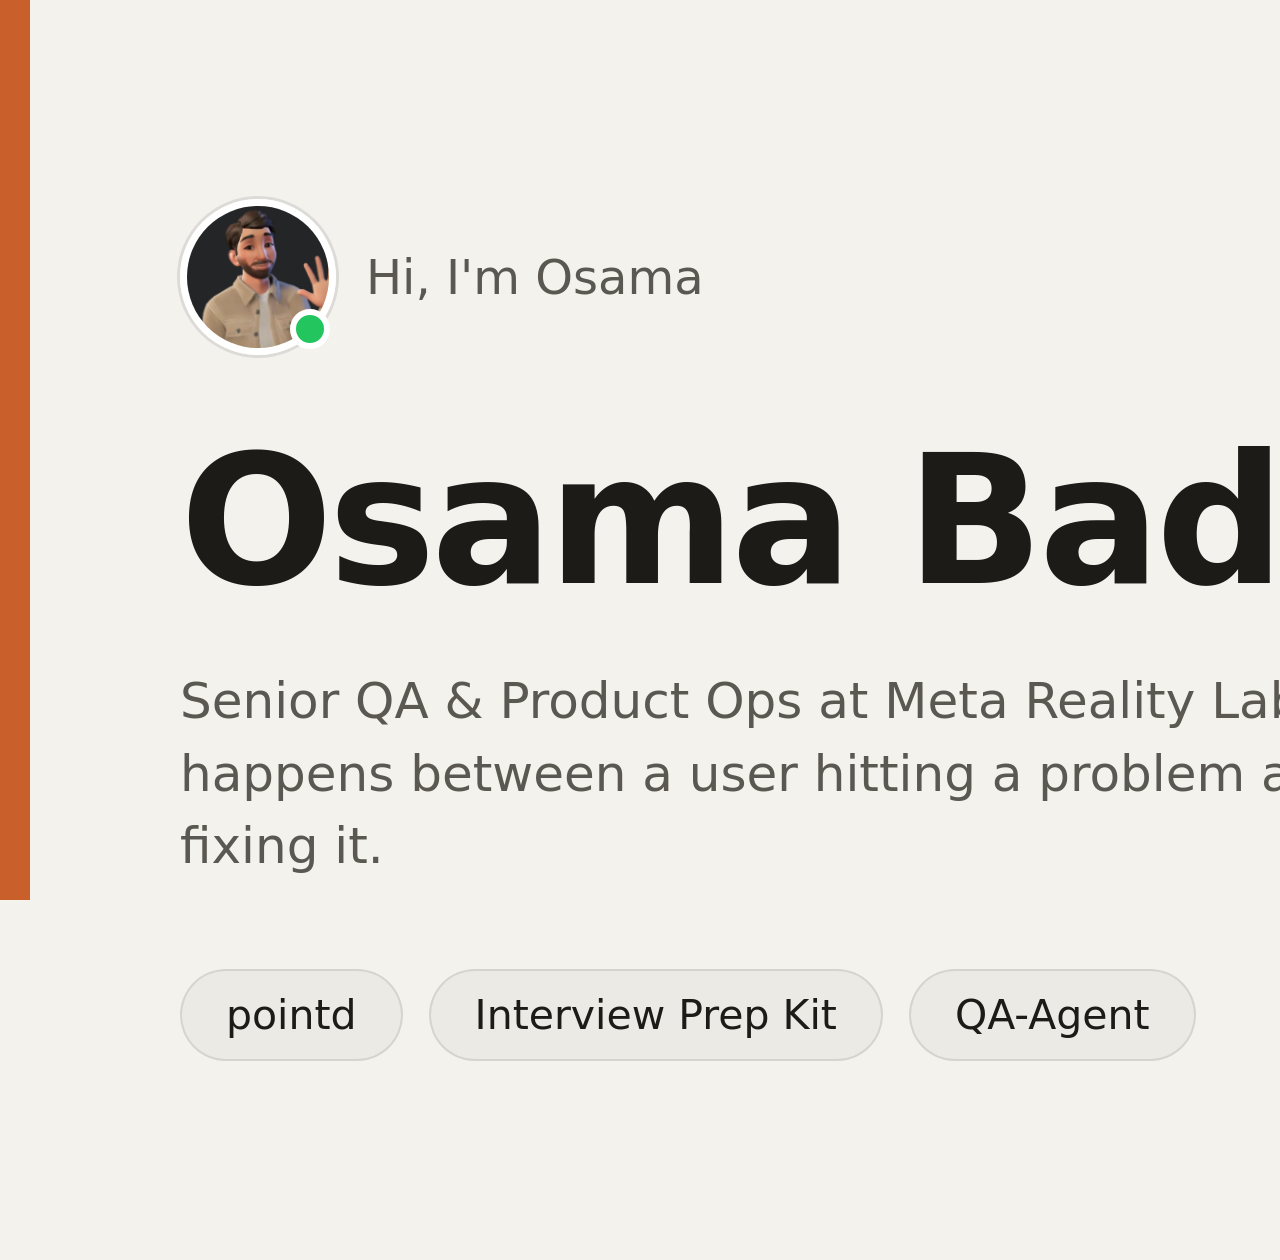
<file: assets/og-template.html>
<!DOCTYPE html>
<html lang="en">
<head>
<meta charset="UTF-8">
<title>OG image template</title>
<!--
  Source for assets/og-image.png (2400x1260).
  Regenerate after changing the hero copy or the project list — the PNG is
  what link previews show, and it does NOT pick up meta-tag edits.

  Render:  node scripts/render-og.mjs
-->
<link rel="preconnect" href="https://api.fontshare.com">
<link rel="preconnect" href="https://cdn.fontshare.com" crossorigin>
<link href="https://api.fontshare.com/v2/css?f[]=cabinet-grotesk@700,800&f[]=general-sans@300,400,500,600&display=swap" rel="stylesheet">
<style>
  *, *::before, *::after { box-sizing: border-box; margin: 0; padding: 0; }
  :root {
    --bg: #f4f2ed;
    --surface-2: #eceae4;
    --ink: #1c1b18;
    --ink-2: #5a5850;
    --border: rgba(28,27,24,0.1);
    --accent: #c95f2a;
    --serif: 'Cabinet Grotesk', system-ui, sans-serif;
    --sans: 'General Sans', system-ui, sans-serif;
  }
  html, body { width: 2400px; height: 1260px; }
  body {
    background: var(--bg);
    font-family: var(--sans);
    display: flex;
    align-items: center;
    overflow: hidden;
  }
  .accent-bar {
    position: absolute;
    left: 0; top: 0; bottom: 0;
    width: 30px;
    background: var(--accent);
  }
  .card { padding: 0 180px; width: 100%; }

  .intro { display: flex; align-items: center; gap: 30px; margin-bottom: 76px; }
  .avatar-wrap { position: relative; width: 156px; height: 156px; flex-shrink: 0; }
  .avatar {
    width: 156px; height: 156px;
    border-radius: 50%;
    overflow: hidden;
    border: 7px solid #fff;
    box-shadow: 0 0 0 3px var(--border);
  }
  .avatar img {
    width: 100%; height: 100%;
    object-fit: cover;
    object-position: 62% 18%;
    transform: scale(1.2);
    transform-origin: 62% 18%;
    display: block;
  }
  .avatar-dot {
    position: absolute;
    bottom: 6px; right: 6px;
    width: 40px; height: 40px;
    border-radius: 50%;
    background: #22c55e;
    border: 6px solid #fff;
  }
  .intro span { font-size: 48px; color: var(--ink-2); font-weight: 400; }

  h1 {
    font-family: var(--serif);
    font-size: 180px;
    font-weight: 800;
    line-height: 1;
    letter-spacing: -0.025em;
    color: var(--ink);
    margin-bottom: 54px;
  }
  .sub {
    font-size: 50px;
    line-height: 1.45;
    color: var(--ink-2);
    max-width: 1640px;
    margin-bottom: 86px;
  }
  .pills { display: flex; gap: 26px; }
  .pill {
    font-size: 41px;
    font-weight: 500;
    color: var(--ink);
    background: var(--surface-2);
    border: 2px solid var(--border);
    border-radius: 999px;
    padding: 20px 44px;
    white-space: nowrap;
  }
</style>
</head>
<body>
  <div class="accent-bar"></div>
  <div class="card">
    <div class="intro">
      <div class="avatar-wrap">
        <div class="avatar"><img src="avatar-wave-v2.png" alt=""></div>
        <span class="avatar-dot"></span>
      </div>
      <span>Hi, I'm Osama</span>
    </div>
    <h1>Osama Badr</h1>
    <p class="sub">Senior QA &amp; Product Ops at Meta Reality Labs. I own what happens between a user hitting a problem and an engineer fixing it.</p>
    <div class="pills">
      <span class="pill">pointd</span>
      <span class="pill">Interview Prep Kit</span>
      <span class="pill">QA-Agent</span>
    </div>
  </div>
</body>
</html>
</file>
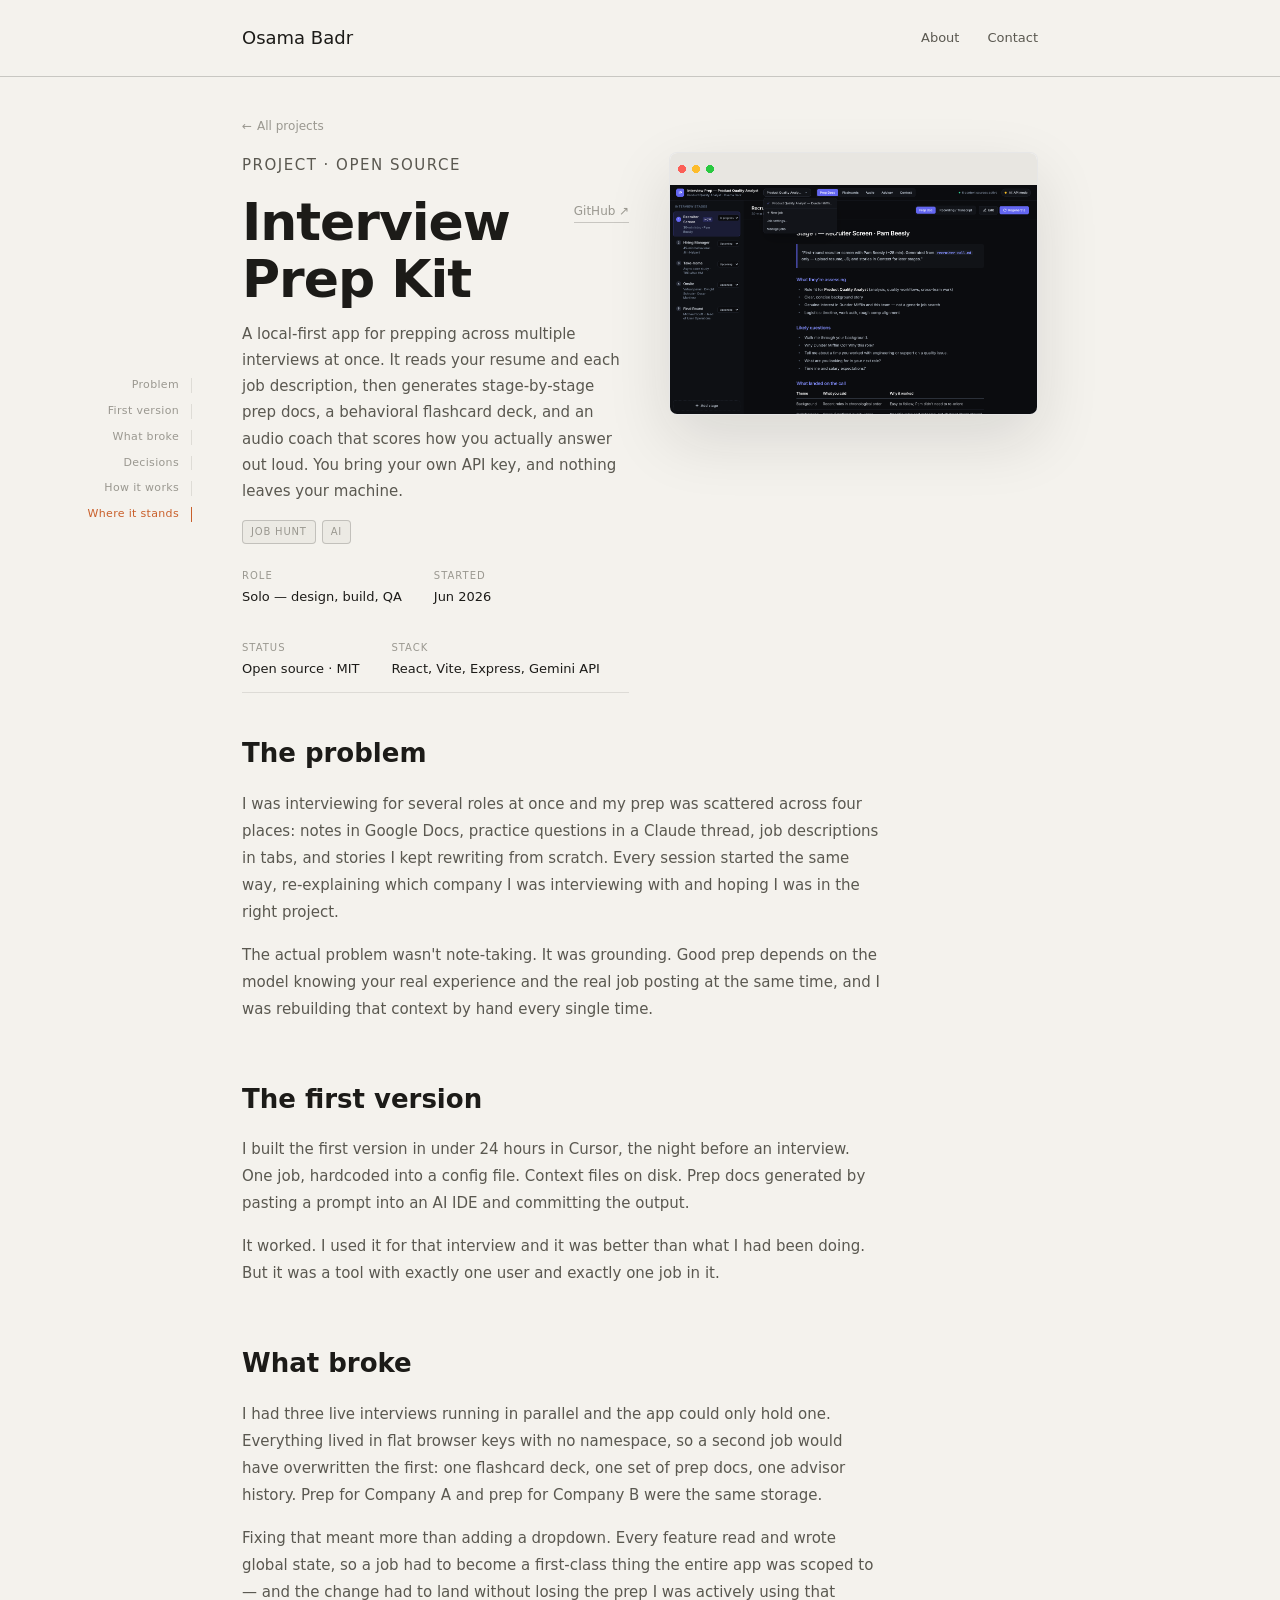
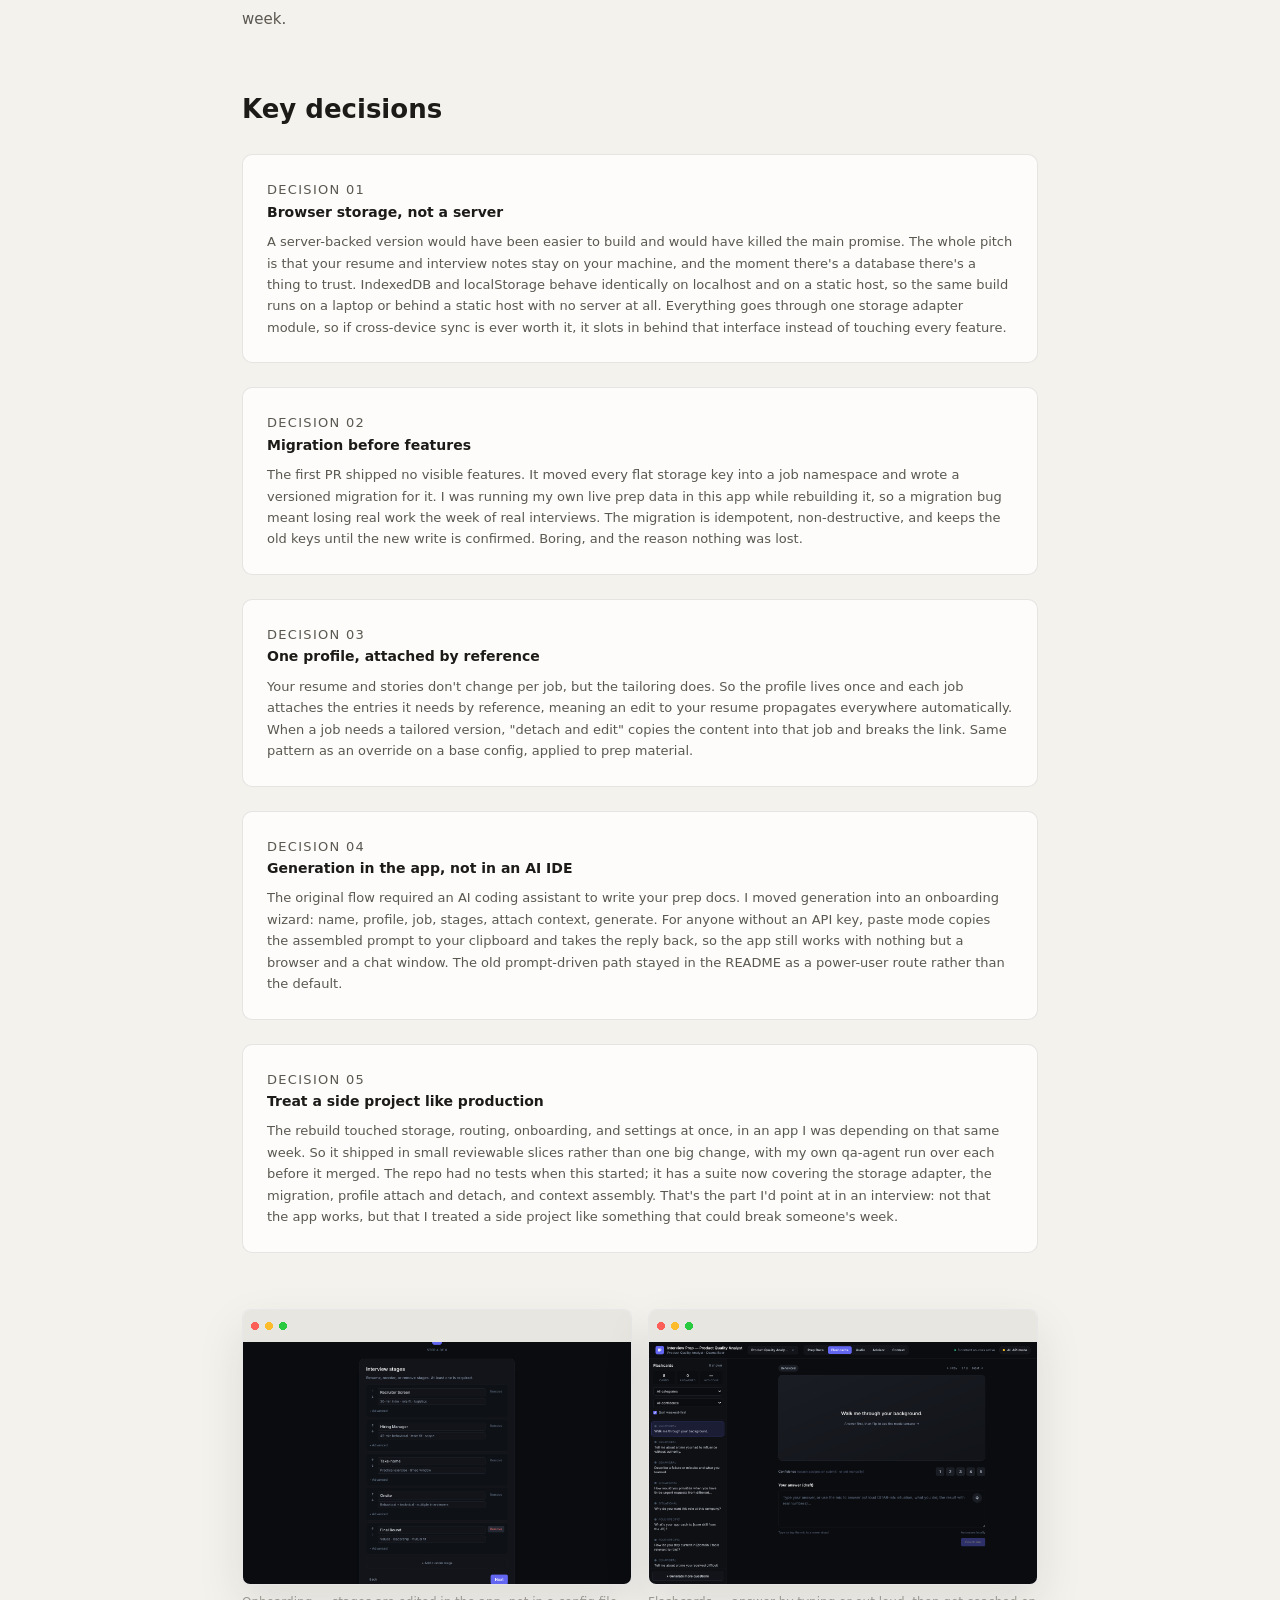
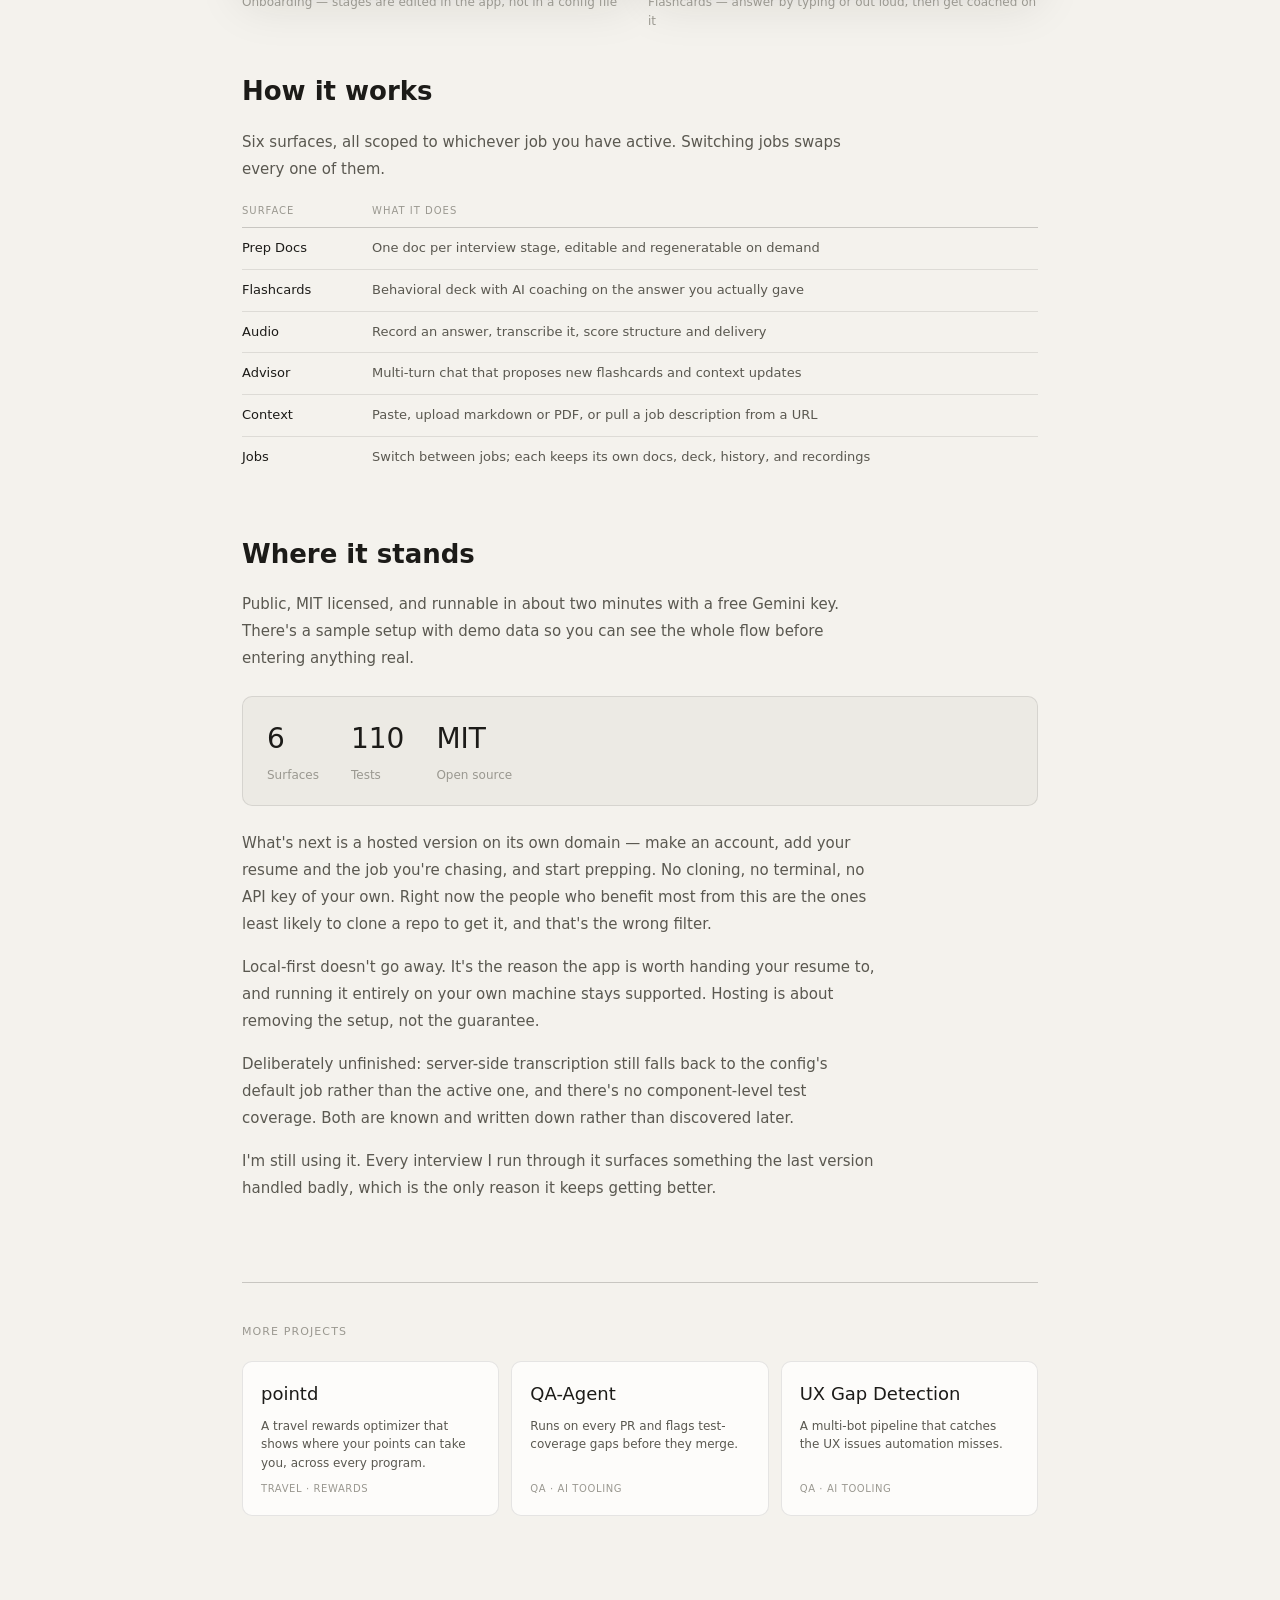
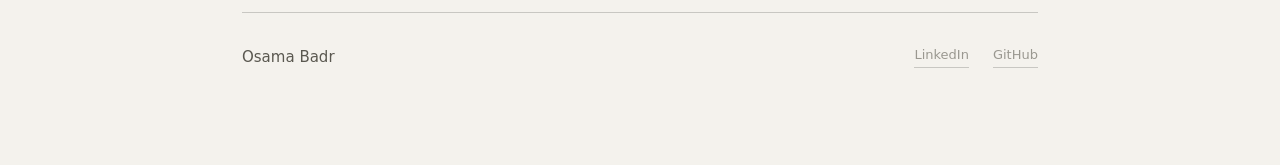
<file: projects/interview-prep-kit.html>
<!DOCTYPE html>
<html lang="en">
<head>
<meta charset="UTF-8">
<meta name="viewport" content="width=device-width, initial-scale=1.0">
<title>Interview Prep Kit — Osama Badr</title>
<meta name="description" content="Interview Prep Kit — a local-first, open-source app for prepping across multiple interviews at once. Case study by Osama Badr.">
<!-- Open Graph -->
<meta property="og:type" content="article">
<meta property="og:site_name" content="Osama Badr">
<meta property="og:title" content="Interview Prep Kit — Osama Badr">
<meta property="og:description" content="A local-first, open-source app for prepping across multiple interviews at once. Case study.">
<meta property="og:url" content="https://osamabadr-portfolio.pages.dev/projects/interview-prep-kit.html">
<meta property="og:image" content="https://osamabadr-portfolio.pages.dev/assets/og-image.png">
<meta property="og:image:width" content="2400">
<meta property="og:image:height" content="1260">
<!-- Twitter -->
<meta name="twitter:card" content="summary_large_image">
<meta name="twitter:title" content="Interview Prep Kit — Osama Badr">
<meta name="twitter:description" content="A local-first, open-source app for prepping across multiple interviews at once.">
<meta name="twitter:image" content="https://osamabadr-portfolio.pages.dev/assets/og-image.png">
<link rel="icon" type="image/png" href="../assets/avatar-wave-v2.png">
<link rel="preconnect" href="https://api.fontshare.com">
<link rel="preconnect" href="https://cdn.fontshare.com" crossorigin>
<link href="https://api.fontshare.com/v2/css?f[]=cabinet-grotesk@700,800&f[]=general-sans@300,400,500,600&display=swap" rel="stylesheet">
<link rel="stylesheet" href="../styles.css">
<style>
.case-hero { margin-bottom: 1.5rem; }
.case-eyebrow { font-family: var(--mono); font-size: 11px; font-weight: 500; text-transform: uppercase; letter-spacing: 0.1em; color: var(--ink-3); margin-bottom: 1rem; }
.case-hero h1 { font-family: var(--serif); font-size: clamp(32px, 5vw, 52px); line-height: 1.1; letter-spacing: -0.02em; font-weight: 800; color: var(--ink); margin-bottom: 0; }
.case-hero p { font-size: 16px; line-height: 1.75; color: var(--ink-2); max-width: 560px; }
.case-meta { display: flex; gap: 2rem; flex-wrap: wrap; padding: 0.75rem 0; border-bottom: 0.5px solid var(--border); margin: 0.75rem 0 0; }
.meta-item { display: flex; flex-direction: column; gap: 3px; }
.meta-label { font-family: var(--mono); font-size: 10px; text-transform: uppercase; letter-spacing: 0.1em; color: var(--ink-3); }
.meta-value { font-size: 13px; color: var(--ink); font-weight: 500; }
.case-section { margin-bottom: 3.5rem; }
.case-section h2 { font-family: var(--serif); font-size: 26px; font-weight: 700; color: var(--ink); margin-bottom: 1rem; }
.case-section p { font-size: 15px; line-height: 1.8; color: var(--ink-2); margin-bottom: 1rem; max-width: 640px; }
.case-section p:last-child { margin-bottom: 0; }
.decisions { display: flex; flex-direction: column; gap: 1.5rem; margin-top: 1.5rem; }
.decision { background: var(--surface); border: 1px solid var(--border); border-radius: var(--r); padding: 24px; }
.decision-num { font-family: var(--mono); font-size: 10px; color: var(--accent); text-transform: uppercase; letter-spacing: 0.1em; margin-bottom: 6px; }
.decision strong { display: block; font-size: 14px; font-weight: 600; color: var(--ink); margin-bottom: 8px; }
.decision p { font-size: 13px; color: var(--ink-2); line-height: 1.65; margin: 0; max-width: 100%; }
.screenshot-wrap { margin: 2.5rem 0; }
.screenshot-caption { margin-top: 10px; font-size: 12px; font-family: var(--mono); color: var(--ink-3); }
.screenshot-grid { display: grid; grid-template-columns: 1fr 1fr; gap: 16px; margin: 2.5rem 0; }
.stack { display: flex; flex-wrap: wrap; gap: 8px; margin-top: 1rem; }
.stack-tag { font-family: var(--mono); font-size: 11px; color: var(--ink-2); background: var(--surface-2); padding: 4px 10px; border-radius: 4px; border: 1px solid var(--border); }
/* Stats callout */
.meta-callout { background: var(--surface-2); border: 1px solid var(--border); border-radius: var(--r); padding: 20px 24px; margin: 1.5rem 0; display: flex; gap: 2rem; flex-wrap: wrap; }
.meta-callout-item { display: flex; flex-direction: column; gap: 4px; }
.meta-callout-num { font-family: var(--serif); font-size: 28px; color: var(--ink); }
.meta-callout-label { font-size: 12px; color: var(--ink-3); font-family: var(--mono); }
/* Feature table */
.feature-table { width: 100%; border-collapse: collapse; margin-top: 1.25rem; font-size: 13px; }
.feature-table th {
  text-align: left;
  font-family: var(--mono);
  font-size: 10px;
  text-transform: uppercase;
  letter-spacing: 0.1em;
  color: var(--ink-3);
  font-weight: 400;
  padding: 0 0 8px;
  border-bottom: 0.5px solid var(--border-strong);
}
.feature-table td { padding: 10px 0; border-bottom: 0.5px solid var(--border); color: var(--ink-2); line-height: 1.6; vertical-align: top; }
.feature-table td:first-child { color: var(--ink); font-weight: 500; width: 130px; padding-right: 1.5rem; }
.feature-table tr:last-child td { border-bottom: none; }
@media (max-width: 580px) { .screenshot-grid { grid-template-columns: 1fr; } }
</style>
</head>
<body>
<div class="page">

  <nav>
    <a href="../index.html" class="nav-name">Osama Badr</a>
    <div class="nav-links">
      <a href="../about.html">About</a>
      <a href="mailto:osabadr@gmail.com">Contact</a>
    </div>
  </nav>

  <a href="../index.html" class="back-link">All projects</a>

  <nav class="toc" aria-label="Sections">
    <a href="#problem">Problem</a>
    <a href="#first">First version</a>
    <a href="#broke">What broke</a>
    <a href="#decisions">Decisions</a>
    <a href="#how">How it works</a>
    <a href="#where">Where it stands</a>
  </nav>

  <div class="case-hero-layout fade-up">
  <div class="case-hero">
    <p class="case-eyebrow">Project · Open Source</p>
    <div class="case-hero-title-row">
      <h1>Interview Prep Kit</h1>
      <div class="case-hero-badges">
        <a href="https://github.com/badro98/interview-prep-kit" target="_blank" rel="noopener noreferrer" style="font-family:var(--mono);font-size:12px;color:var(--ink-3);text-decoration:none;border-bottom:0.5px solid var(--border-strong);padding-bottom:1px;">GitHub ↗</a>
      </div>
    </div>
    <p>A local-first app for prepping across multiple interviews at once. It reads your resume and each job description, then generates stage-by-stage prep docs, a behavioral flashcard deck, and an audio coach that scores how you actually answer out loud. You bring your own API key, and nothing leaves your machine.</p>
    <div class="case-pills" style="margin-top:1rem;margin-bottom:0.75rem;">
      <span class="case-pill">Job Hunt</span>
      <span class="case-pill">AI</span>
    </div>
    <div class="case-meta">
      <div class="meta-item"><span class="meta-label">Role</span><span class="meta-value">Solo — design, build, QA</span></div>
      <div class="meta-item"><span class="meta-label">Started</span><span class="meta-value">Jun 2026</span></div>
      <div class="meta-item"><span class="meta-label">Status</span><span class="meta-value">Open source · MIT</span></div>
      <div class="meta-item"><span class="meta-label">Stack</span><span class="meta-value">React, Vite, Express, Gemini API</span></div>
    </div>
  </div>

  <div class="case-hero-img">
    <div class="browser-frame">
      <img src="../assets/screenshots/ipk-prep-docs.png" alt="Interview Prep Kit — prep docs with the job switcher open" loading="eager">
    </div>
  </div>
  </div>

  <!-- Problem -->
  <div class="case-section fade-up" id="problem">
    <h2>The problem</h2>
    <p>I was interviewing for several roles at once and my prep was scattered across four places: notes in Google Docs, practice questions in a Claude thread, job descriptions in tabs, and stories I kept rewriting from scratch. Every session started the same way, re-explaining which company I was interviewing with and hoping I was in the right project.</p>
    <p>The actual problem wasn't note-taking. It was grounding. Good prep depends on the model knowing your real experience and the real job posting at the same time, and I was rebuilding that context by hand every single time.</p>
  </div>

  <!-- First version -->
  <div class="case-section fade-up" id="first">
    <h2>The first version</h2>
    <p>I built the first version in under 24 hours in Cursor, the night before an interview. One job, hardcoded into a config file. Context files on disk. Prep docs generated by pasting a prompt into an AI IDE and committing the output.</p>
    <p>It worked. I used it for that interview and it was better than what I had been doing. But it was a tool with exactly one user and exactly one job in it.</p>
  </div>

  <!-- What broke -->
  <div class="case-section fade-up" id="broke">
    <h2>What broke</h2>
    <p>I had three live interviews running in parallel and the app could only hold one. Everything lived in flat browser keys with no namespace, so a second job would have overwritten the first: one flashcard deck, one set of prep docs, one advisor history. Prep for Company A and prep for Company B were the same storage.</p>
    <p>Fixing that meant more than adding a dropdown. Every feature read and wrote global state, so a job had to become a first-class thing the entire app was scoped to — and the change had to land without losing the prep I was actively using that week.</p>
  </div>

  <!-- Key decisions -->
  <div class="case-section fade-up" id="decisions">
    <h2>Key decisions</h2>
    <div class="decisions">
      <div class="decision">
        <p class="decision-num">Decision 01</p>
        <strong>Browser storage, not a server</strong>
        <p>A server-backed version would have been easier to build and would have killed the main promise. The whole pitch is that your resume and interview notes stay on your machine, and the moment there's a database there's a thing to trust. IndexedDB and localStorage behave identically on localhost and on a static host, so the same build runs on a laptop or behind a static host with no server at all. Everything goes through one storage adapter module, so if cross-device sync is ever worth it, it slots in behind that interface instead of touching every feature.</p>
      </div>
      <div class="decision">
        <p class="decision-num">Decision 02</p>
        <strong>Migration before features</strong>
        <p>The first PR shipped no visible features. It moved every flat storage key into a job namespace and wrote a versioned migration for it. I was running my own live prep data in this app while rebuilding it, so a migration bug meant losing real work the week of real interviews. The migration is idempotent, non-destructive, and keeps the old keys until the new write is confirmed. Boring, and the reason nothing was lost.</p>
      </div>
      <div class="decision">
        <p class="decision-num">Decision 03</p>
        <strong>One profile, attached by reference</strong>
        <p>Your resume and stories don't change per job, but the tailoring does. So the profile lives once and each job attaches the entries it needs by reference, meaning an edit to your resume propagates everywhere automatically. When a job needs a tailored version, "detach and edit" copies the content into that job and breaks the link. Same pattern as an override on a base config, applied to prep material.</p>
      </div>
      <div class="decision">
        <p class="decision-num">Decision 04</p>
        <strong>Generation in the app, not in an AI IDE</strong>
        <p>The original flow required an AI coding assistant to write your prep docs. I moved generation into an onboarding wizard: name, profile, job, stages, attach context, generate. For anyone without an API key, paste mode copies the assembled prompt to your clipboard and takes the reply back, so the app still works with nothing but a browser and a chat window. The old prompt-driven path stayed in the README as a power-user route rather than the default.</p>
      </div>
      <div class="decision">
        <p class="decision-num">Decision 05</p>
        <strong>Treat a side project like production</strong>
        <p>The rebuild touched storage, routing, onboarding, and settings at once, in an app I was depending on that same week. So it shipped in small reviewable slices rather than one big change, with my own qa-agent run over each before it merged. The repo had no tests when this started; it has a suite now covering the storage adapter, the migration, profile attach and detach, and context assembly. That's the part I'd point at in an interview: not that the app works, but that I treated a side project like something that could break someone's week.</p>
      </div>
    </div>
  </div>

  <!-- Screenshots -->
  <div class="screenshot-grid fade-up">
    <div>
      <div class="browser-frame">
        <img src="../assets/screenshots/ipk-onboarding.png" alt="Interview Prep Kit onboarding — editing the interview stage list" loading="lazy">
      </div>
      <p class="screenshot-caption" style="margin-top:8px">Onboarding — stages are edited in the app, not in a config file</p>
    </div>
    <div>
      <div class="browser-frame">
        <img src="../assets/screenshots/ipk-flashcards.png" alt="Interview Prep Kit flashcards — behavioral deck with confidence scoring" loading="lazy">
      </div>
      <p class="screenshot-caption" style="margin-top:8px">Flashcards — answer by typing or out loud, then get coached on it</p>
    </div>
  </div>

  <!-- How it works -->
  <div class="case-section fade-up" id="how">
    <h2>How it works</h2>
    <p>Six surfaces, all scoped to whichever job you have active. Switching jobs swaps every one of them.</p>
    <table class="feature-table">
      <thead>
        <tr><th>Surface</th><th>What it does</th></tr>
      </thead>
      <tbody>
        <tr><td>Prep Docs</td><td>One doc per interview stage, editable and regeneratable on demand</td></tr>
        <tr><td>Flashcards</td><td>Behavioral deck with AI coaching on the answer you actually gave</td></tr>
        <tr><td>Audio</td><td>Record an answer, transcribe it, score structure and delivery</td></tr>
        <tr><td>Advisor</td><td>Multi-turn chat that proposes new flashcards and context updates</td></tr>
        <tr><td>Context</td><td>Paste, upload markdown or PDF, or pull a job description from a URL</td></tr>
        <tr><td>Jobs</td><td>Switch between jobs; each keeps its own docs, deck, history, and recordings</td></tr>
      </tbody>
    </table>
  </div>

  <!-- Where it stands -->
  <div class="case-section fade-up" id="where">
    <h2>Where it stands</h2>
    <p>Public, MIT licensed, and runnable in about two minutes with a free Gemini key. There's a sample setup with demo data so you can see the whole flow before entering anything real.</p>
    <div class="meta-callout">
      <div class="meta-callout-item"><span class="meta-callout-num">6</span><span class="meta-callout-label">Surfaces</span></div>
      <div class="meta-callout-item"><span class="meta-callout-num">110</span><span class="meta-callout-label">Tests</span></div>
      <div class="meta-callout-item"><span class="meta-callout-num">MIT</span><span class="meta-callout-label">Open source</span></div>
    </div>
    <p>What's next is a hosted version on its own domain — make an account, add your resume and the job you're chasing, and start prepping. No cloning, no terminal, no API key of your own. Right now the people who benefit most from this are the ones least likely to clone a repo to get it, and that's the wrong filter.</p>
    <p>Local-first doesn't go away. It's the reason the app is worth handing your resume to, and running it entirely on your own machine stays supported. Hosting is about removing the setup, not the guarantee.</p>
    <p>Deliberately unfinished: server-side transcription still falls back to the config's default job rather than the active one, and there's no component-level test coverage. Both are known and written down rather than discovered later.</p>
    <p>I'm still using it. Every interview I run through it surfaces something the last version handled badly, which is the only reason it keeps getting better.</p>
  </div>

  <section class="more-projects fade-up">
    <div class="section-label">More projects</div>
    <div class="more-grid">
      <a class="more-card" href="pointd.html">
        <span class="more-card-name">pointd</span>
        <span class="more-card-desc">A travel rewards optimizer that shows where your points can take you, across every program.</span>
        <span class="more-card-tag">Travel · Rewards</span>
      </a>
      <a class="more-card" href="qa-agent.html">
        <span class="more-card-name">QA-Agent</span>
        <span class="more-card-desc">Runs on every PR and flags test-coverage gaps before they merge.</span>
        <span class="more-card-tag">QA · AI Tooling</span>
      </a>
      <a class="more-card" href="ux-gap.html">
        <span class="more-card-name">UX Gap Detection</span>
        <span class="more-card-desc">A multi-bot pipeline that catches the UX issues automation misses.</span>
        <span class="more-card-tag">QA · AI Tooling</span>
      </a>
    </div>
  </section>

  <footer>
    <span class="footer-name">Osama Badr</span>
    <div class="footer-links">
      <a href="https://linkedin.com/in/obadr" target="_blank" rel="noopener noreferrer">LinkedIn</a>
      <a href="https://github.com/badro98" target="_blank" rel="noopener noreferrer">GitHub</a>
    </div>
  </footer>

</div>
<script>
  const fadeUps = [...document.querySelectorAll('.fade-up')];
  const observer = new IntersectionObserver((entries) => {
    entries.forEach((entry) => {
      if (entry.isIntersecting) {
        const idx = fadeUps.indexOf(entry.target);
        entry.target.style.animationDelay = `${idx * 0.08}s`;
        entry.target.classList.add('in-view');
        observer.unobserve(entry.target);
      }
    });
  }, { threshold: 0.12, rootMargin: '-4% 0px' });
  fadeUps.forEach(el => observer.observe(el));

  const tocLinks = [...document.querySelectorAll('.toc a')];
  if (tocLinks.length) {
    const linkFor = new Map();
    tocLinks.forEach(a => {
      const target = document.querySelector(a.getAttribute('href'));
      if (target) linkFor.set(target, a);
    });
    const spy = new IntersectionObserver((entries) => {
      entries.forEach((entry) => {
        if (entry.isIntersecting) {
          tocLinks.forEach(a => a.classList.remove('active'));
          linkFor.get(entry.target)?.classList.add('active');
        }
      });
    }, { rootMargin: '-45% 0px -50% 0px' });
    linkFor.forEach((a, target) => spy.observe(target));
  }
</script>
</body>
</html>
</file>
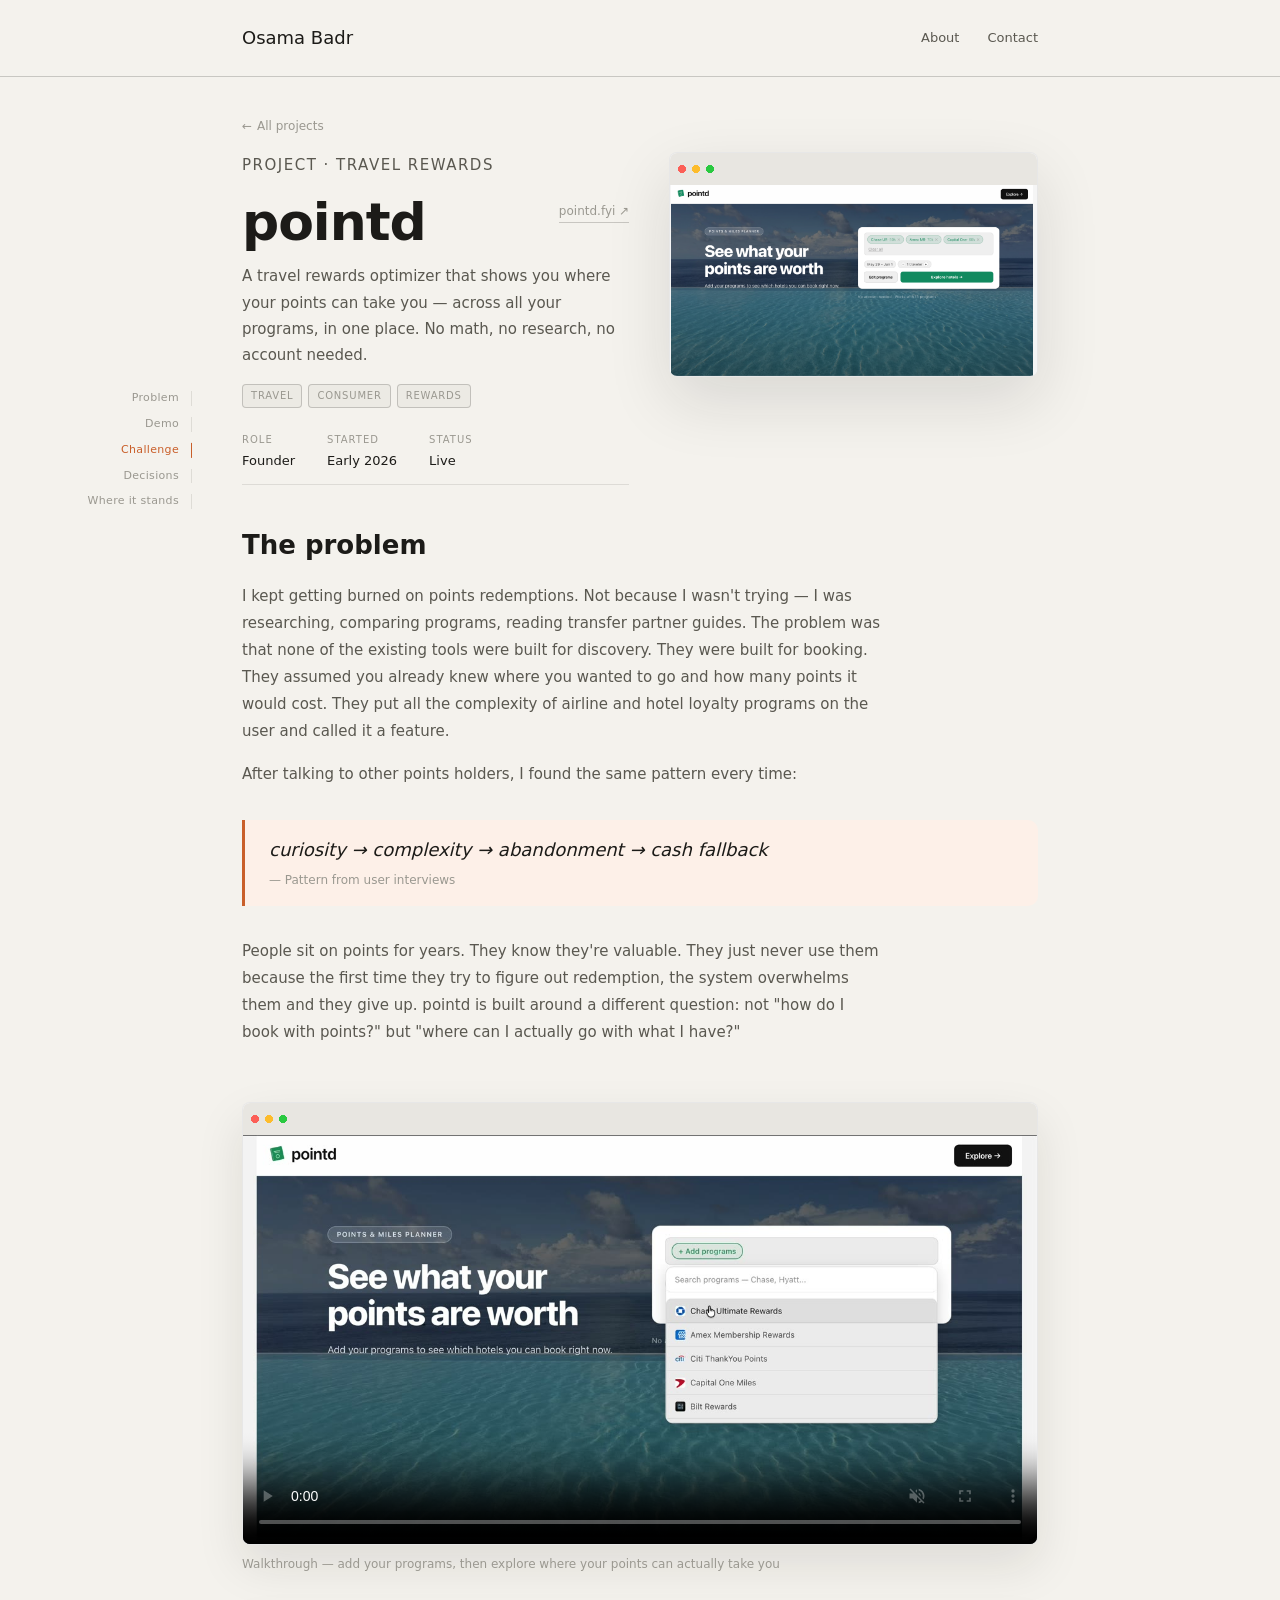
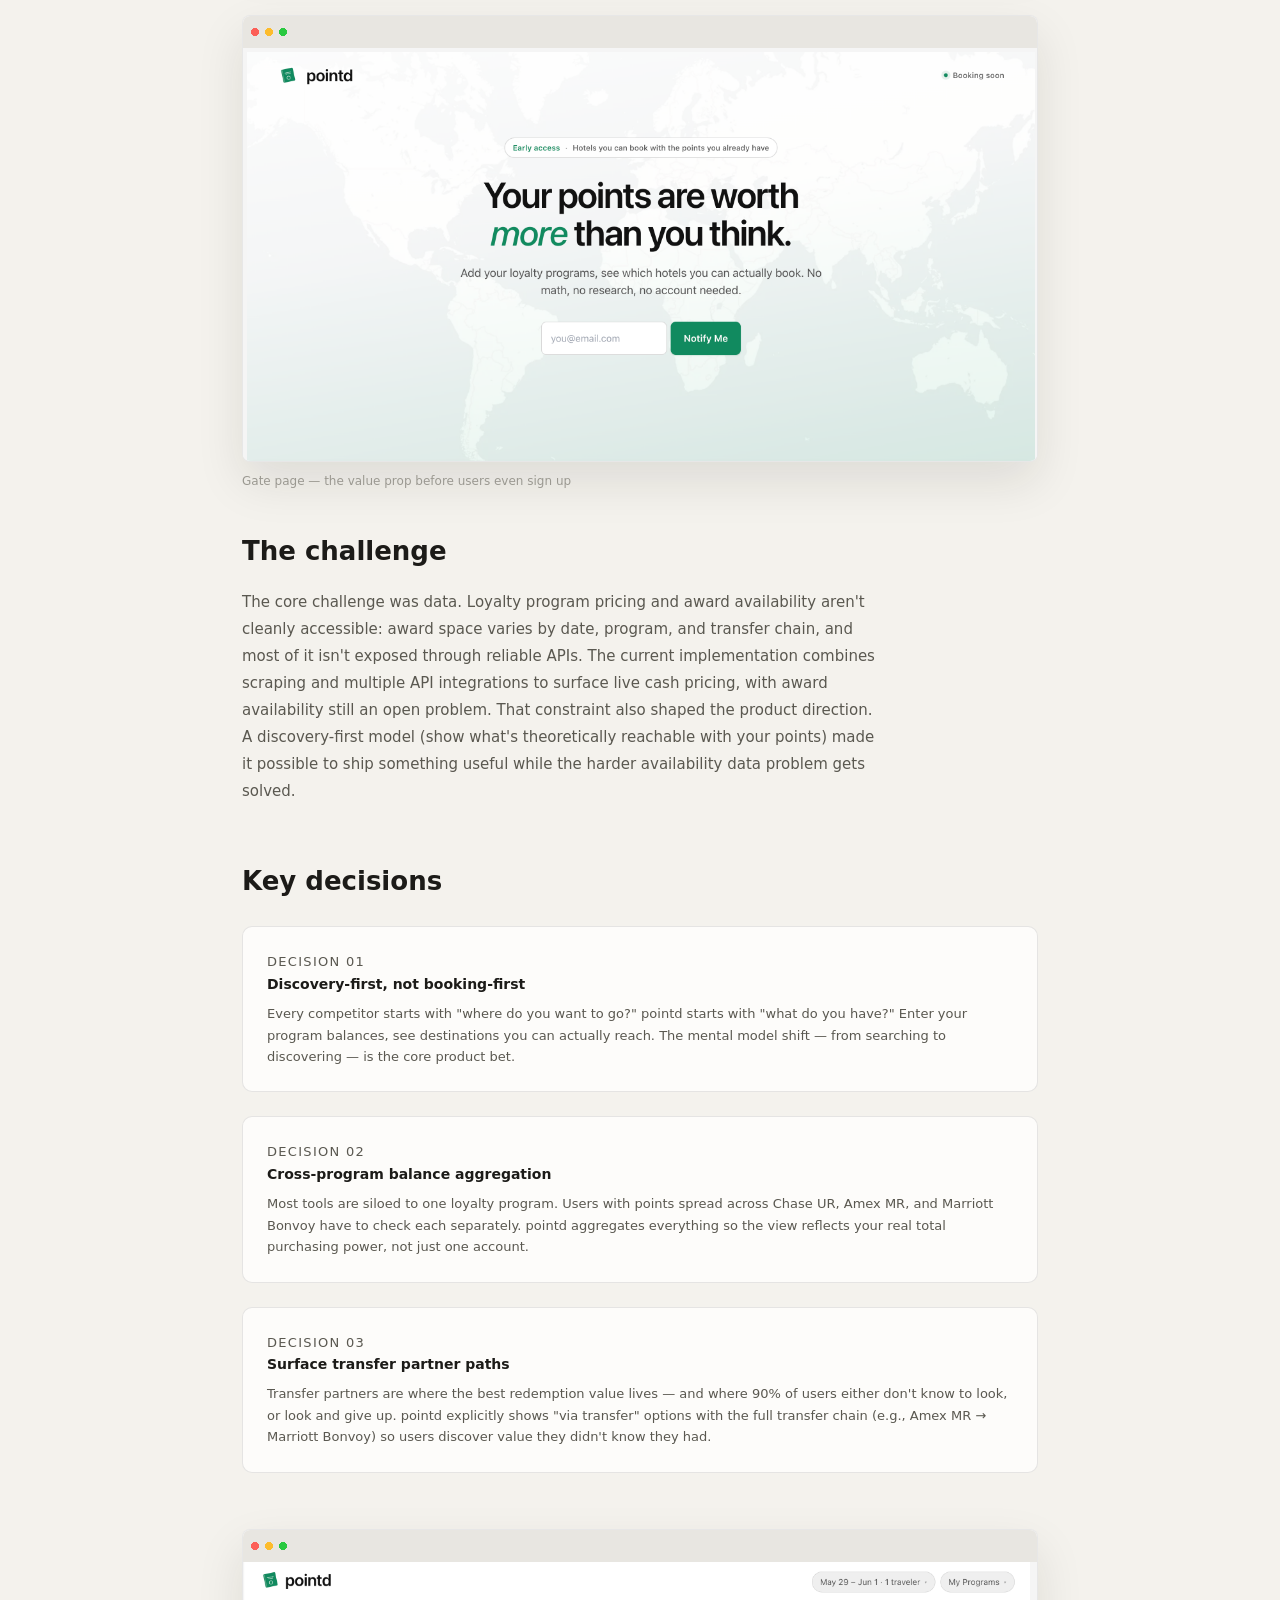
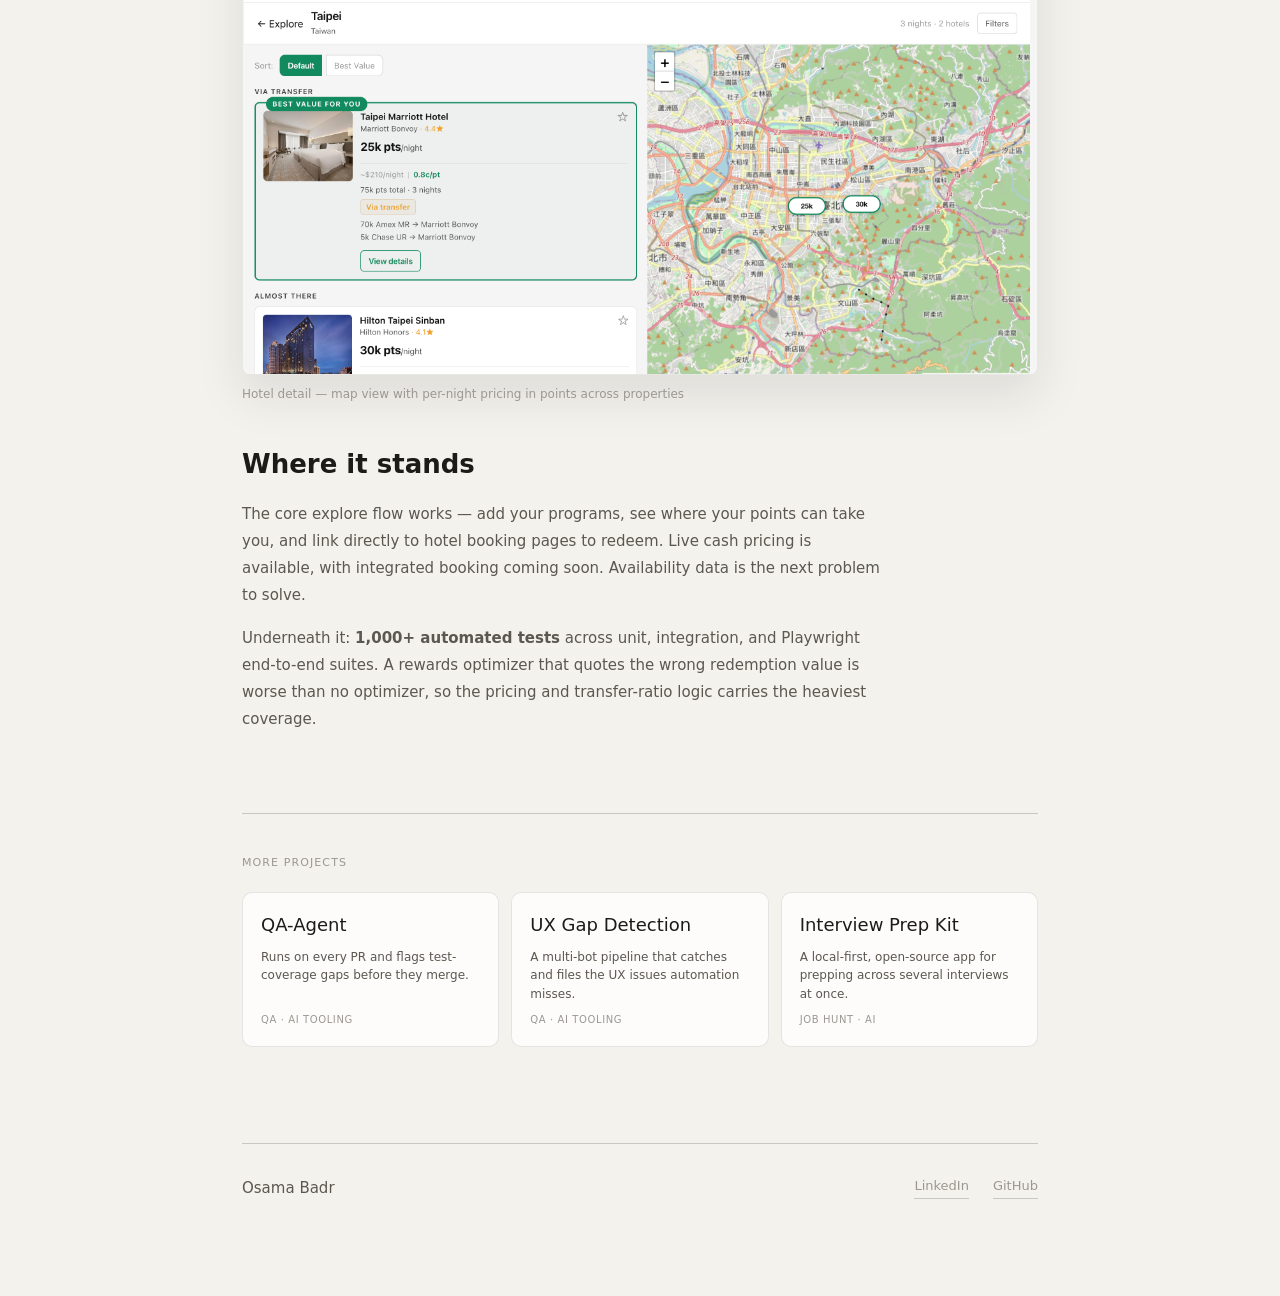
<file: projects/pointd.html>
<!DOCTYPE html>
<html lang="en">
<head>
<meta charset="UTF-8">
<meta name="viewport" content="width=device-width, initial-scale=1.0">
<title>pointd — Osama Badr</title>
<meta name="description" content="pointd — a travel rewards optimizer that shows where your points can actually take you. Case study by Osama Badr.">
<!-- Open Graph -->
<meta property="og:type" content="article">
<meta property="og:site_name" content="Osama Badr">
<meta property="og:title" content="pointd — Osama Badr">
<meta property="og:description" content="A travel rewards optimizer that shows where your points can actually take you. Case study.">
<meta property="og:url" content="https://osamabadr-portfolio.pages.dev/projects/pointd.html">
<meta property="og:image" content="https://osamabadr-portfolio.pages.dev/assets/og-image.png">
<meta property="og:image:width" content="2400">
<meta property="og:image:height" content="1260">
<!-- Twitter -->
<meta name="twitter:card" content="summary_large_image">
<meta name="twitter:title" content="pointd — Osama Badr">
<meta name="twitter:description" content="A travel rewards optimizer that shows where your points can actually take you.">
<meta name="twitter:image" content="https://osamabadr-portfolio.pages.dev/assets/og-image.png">
<link rel="icon" type="image/png" href="../assets/avatar-wave-v2.png">
<link rel="preconnect" href="https://api.fontshare.com">
<link rel="preconnect" href="https://cdn.fontshare.com" crossorigin>
<link href="https://api.fontshare.com/v2/css?f[]=cabinet-grotesk@700,800&f[]=general-sans@300,400,500,600&display=swap" rel="stylesheet">
<link rel="stylesheet" href="../styles.css">
<style>
/* ── Case study layout ── */
.case-hero { margin-bottom: 1.5rem; }
.case-eyebrow {
  font-family: var(--mono);
  font-size: 11px;
  font-weight: 500;
  text-transform: uppercase;
  letter-spacing: 0.1em;
  color: var(--ink-3);
  margin-bottom: 1rem;
}
.case-hero h1 {
  font-family: var(--serif);
  font-size: clamp(32px, 5vw, 52px);
  line-height: 1.1;
  letter-spacing: -0.02em;
  font-weight: 800;
  color: var(--ink);
  margin-bottom: 0;
}
.case-hero p {
  font-size: 16px;
  line-height: 1.75;
  color: var(--ink-2);
  max-width: 560px;
}
.case-meta {
  display: flex;
  gap: 2rem;
  flex-wrap: wrap;
  padding: 0.75rem 0;
  border-bottom: 0.5px solid var(--border);
  margin: 0.75rem 0 0;
}
.meta-item { display: flex; flex-direction: column; gap: 3px; }
.meta-label { font-family: var(--mono); font-size: 10px; text-transform: uppercase; letter-spacing: 0.1em; color: var(--ink-3); }
.meta-value { font-size: 13px; color: var(--ink); font-weight: 500; }

.case-section { margin-bottom: 3.5rem; }
.case-section h2 {
  font-family: var(--serif);
  font-size: 26px;
  font-weight: 700;
  color: var(--ink);
  margin-bottom: 1rem;
}
.case-section p {
  font-size: 15px;
  line-height: 1.8;
  color: var(--ink-2);
  margin-bottom: 1rem;
  max-width: 640px;
}
.case-section p:last-child { margin-bottom: 0; }

/* Pull quote */
.pull-quote {
  border-left: 3px solid var(--accent);
  padding: 1rem 1.5rem;
  margin: 2rem 0;
  background: var(--accent-light);
  border-radius: 0 var(--r) var(--r) 0;
}
.pull-quote p {
  font-family: var(--serif);
  font-size: 18px;
  font-style: italic;
  color: var(--ink);
  line-height: 1.5;
  margin: 0;
}
.pull-quote cite {
  display: block;
  margin-top: 0.5rem;
  font-size: 12px;
  font-family: var(--mono);
  color: var(--ink-3);
  font-style: normal;
}

/* Decision blocks */
.decisions { display: flex; flex-direction: column; gap: 1.5rem; margin-top: 1.5rem; }
.decision {
  background: var(--surface);
  border: 1px solid var(--border);
  border-radius: var(--r);
  padding: 24px;
}
.decision-num {
  font-family: var(--mono);
  font-size: 10px;
  color: var(--accent);
  text-transform: uppercase;
  letter-spacing: 0.1em;
  margin-bottom: 6px;
}
.decision strong {
  display: block;
  font-size: 14px;
  font-weight: 600;
  color: var(--ink);
  margin-bottom: 8px;
}
.decision p {
  font-size: 13px;
  color: var(--ink-2);
  line-height: 1.65;
  margin: 0;
  max-width: 100%;
}

/* Screenshot */
.screenshot-wrap { margin: 2.5rem 0; }
.screenshot-caption {
  margin-top: 10px;
  font-size: 12px;
  font-family: var(--mono);
  color: var(--ink-3);
}

/* Stack tags */
.stack { display: flex; flex-wrap: wrap; gap: 8px; margin-top: 1rem; }
.stack-tag {
  font-family: var(--mono);
  font-size: 11px;
  color: var(--ink-2);
  background: var(--surface-2);
  padding: 4px 10px;
  border-radius: 4px;
  border: 1px solid var(--border);
}

@media (max-width: 580px) {
  .case-meta { gap: 1.25rem; }
}
</style>
</head>
<body>
<div class="page">

  <nav>
    <a href="../index.html" class="nav-name">Osama Badr</a>
    <div class="nav-links">
      <a href="../about.html">About</a>
      <a href="mailto:osabadr@gmail.com">Contact</a>
    </div>
  </nav>

  <a href="../index.html" class="back-link">All projects</a>

  <nav class="toc" aria-label="Sections">
    <a href="#problem">Problem</a>
    <a href="#demo">Demo</a>
    <a href="#challenge">Challenge</a>
    <a href="#decisions">Decisions</a>
    <a href="#where">Where it stands</a>
  </nav>

  <div class="case-hero-layout fade-up">
  <div class="case-hero">
    <p class="case-eyebrow">Project · Travel Rewards</p>
    <div class="case-hero-title-row">
      <h1>pointd</h1>
      <div class="case-hero-badges">
        <a href="https://pointd.fyi" target="_blank" rel="noopener noreferrer" style="font-family:var(--mono);font-size:12px;color:var(--ink-3);text-decoration:none;border-bottom:0.5px solid var(--border-strong);padding-bottom:1px;">pointd.fyi ↗</a>
      </div>
    </div>
    <p>A travel rewards optimizer that shows you where your points can take you — across all your programs, in one place. No math, no research, no account needed.</p>
    <div class="case-pills" style="margin-top:1rem;margin-bottom:0.75rem;">
      <span class="case-pill">Travel</span>
      <span class="case-pill">Consumer</span>
      <span class="case-pill">Rewards</span>
    </div>
    <div class="case-meta">
      <div class="meta-item"><span class="meta-label">Role</span><span class="meta-value">Founder</span></div>
      <div class="meta-item"><span class="meta-label">Started</span><span class="meta-value">Early 2026</span></div>
      <div class="meta-item"><span class="meta-label">Status</span><span class="meta-value">Live</span></div>
    </div>
  </div>

  <div class="case-hero-img">
    <div class="browser-frame">
      <img src="../assets/screenshots/pointd-programs.png" alt="pointd program entry — add your loyalty programs" loading="eager">
    </div>
  </div>
  </div>

  <!-- Problem -->
  <div class="case-section fade-up" id="problem">
    <h2>The problem</h2>
    <p>I kept getting burned on points redemptions. Not because I wasn't trying — I was researching, comparing programs, reading transfer partner guides. The problem was that none of the existing tools were built for discovery. They were built for booking. They assumed you already knew where you wanted to go and how many points it would cost. They put all the complexity of airline and hotel loyalty programs on the user and called it a feature.</p>
    <p>After talking to other points holders, I found the same pattern every time:</p>
    <blockquote class="pull-quote">
      <p>curiosity → complexity → abandonment → cash fallback</p>
      <cite>— Pattern from user interviews</cite>
    </blockquote>
    <p>People sit on points for years. They know they're valuable. They just never use them because the first time they try to figure out redemption, the system overwhelms them and they give up. pointd is built around a different question: not "how do I book with points?" but "where can I actually go with what I have?"</p>
  </div>

  <!-- Demo -->
  <div class="screenshot-wrap fade-up" id="demo" style="scroll-margin-top:96px;">
    <div class="browser-frame">
      <video controls muted playsinline loop preload="metadata" poster="../assets/video/pointd-demo-poster.jpg">
        <source src="../assets/video/pointd-demo.mp4" type="video/mp4">
      </video>
    </div>
    <p class="screenshot-caption">Walkthrough — add your programs, then explore where your points can actually take you</p>
  </div>

  <!-- Screenshot: gate page -->
  <div class="screenshot-wrap fade-up">
    <div class="browser-frame">
      <img src="../assets/screenshots/pointd-gate.png" alt="pointd gate page — Your points are worth more than you think" loading="lazy">
    </div>
    <p class="screenshot-caption">Gate page — the value prop before users even sign up</p>
  </div>

  <!-- Challenge -->
  <div class="case-section fade-up" id="challenge">
    <h2>The challenge</h2>
    <p>The core challenge was data. Loyalty program pricing and award availability aren't cleanly accessible: award space varies by date, program, and transfer chain, and most of it isn't exposed through reliable APIs. The current implementation combines scraping and multiple API integrations to surface live cash pricing, with award availability still an open problem. That constraint also shaped the product direction. A discovery-first model (show what's theoretically reachable with your points) made it possible to ship something useful while the harder availability data problem gets solved.</p>
  </div>

  <!-- Key decisions -->
  <div class="case-section fade-up" id="decisions">
    <h2>Key decisions</h2>
    <div class="decisions">
      <div class="decision">
        <p class="decision-num">Decision 01</p>
        <strong>Discovery-first, not booking-first</strong>
        <p>Every competitor starts with "where do you want to go?" pointd starts with "what do you have?" Enter your program balances, see destinations you can actually reach. The mental model shift — from searching to discovering — is the core product bet.</p>
      </div>
      <div class="decision">
        <p class="decision-num">Decision 02</p>
        <strong>Cross-program balance aggregation</strong>
        <p>Most tools are siloed to one loyalty program. Users with points spread across Chase UR, Amex MR, and Marriott Bonvoy have to check each separately. pointd aggregates everything so the view reflects your real total purchasing power, not just one account.</p>
      </div>
      <div class="decision">
        <p class="decision-num">Decision 03</p>
        <strong>Surface transfer partner paths</strong>
        <p>Transfer partners are where the best redemption value lives — and where 90% of users either don't know to look, or look and give up. pointd explicitly shows "via transfer" options with the full transfer chain (e.g., Amex MR → Marriott Bonvoy) so users discover value they didn't know they had.</p>
      </div>
    </div>
  </div>

  <!-- Screenshot: detail -->
  <div class="screenshot-wrap fade-up">
    <div class="browser-frame">
      <img src="../assets/screenshots/pointd-detail.png" alt="pointd hotel detail — Taipei list with map" loading="lazy">
    </div>
    <p class="screenshot-caption">Hotel detail — map view with per-night pricing in points across properties</p>
  </div>

  <!-- Where it stands -->
  <div class="case-section fade-up" id="where">
    <h2>Where it stands</h2>
    <p>The core explore flow works — add your programs, see where your points can take you, and link directly to hotel booking pages to redeem. Live cash pricing is available, with integrated booking coming soon. Availability data is the next problem to solve.</p>
    <p>Underneath it: <strong>1,000+ automated tests</strong> across unit, integration, and Playwright end-to-end suites. A rewards optimizer that quotes the wrong redemption value is worse than no optimizer, so the pricing and transfer-ratio logic carries the heaviest coverage.</p>
  </div>

  <section class="more-projects fade-up">
    <div class="section-label">More projects</div>
    <div class="more-grid">
      <a class="more-card" href="qa-agent.html">
        <span class="more-card-name">QA-Agent</span>
        <span class="more-card-desc">Runs on every PR and flags test-coverage gaps before they merge.</span>
        <span class="more-card-tag">QA · AI Tooling</span>
      </a>
      <a class="more-card" href="ux-gap.html">
        <span class="more-card-name">UX Gap Detection</span>
        <span class="more-card-desc">A multi-bot pipeline that catches and files the UX issues automation misses.</span>
        <span class="more-card-tag">QA · AI Tooling</span>
      </a>
      <a class="more-card" href="interview-prep-kit.html">
        <span class="more-card-name">Interview Prep Kit</span>
        <span class="more-card-desc">A local-first, open-source app for prepping across several interviews at once.</span>
        <span class="more-card-tag">Job Hunt · AI</span>
      </a>
    </div>
  </section>

  <footer>
    <span class="footer-name">Osama Badr</span>
    <div class="footer-links">
      <a href="https://linkedin.com/in/obadr" target="_blank" rel="noopener noreferrer">LinkedIn</a>
      <a href="https://github.com/badro98" target="_blank" rel="noopener noreferrer">GitHub</a>
    </div>
  </footer>

</div>
<script>
  const fadeUps = [...document.querySelectorAll('.fade-up')];
  const observer = new IntersectionObserver((entries) => {
    entries.forEach((entry) => {
      if (entry.isIntersecting) {
        const idx = fadeUps.indexOf(entry.target);
        entry.target.style.animationDelay = `${idx * 0.08}s`;
        entry.target.classList.add('in-view');
        observer.unobserve(entry.target);
      }
    });
  }, { threshold: 0.12, rootMargin: '-4% 0px' });
  fadeUps.forEach(el => observer.observe(el));

  const tocLinks = [...document.querySelectorAll('.toc a')];
  if (tocLinks.length) {
    const linkFor = new Map();
    tocLinks.forEach(a => {
      const target = document.querySelector(a.getAttribute('href'));
      if (target) linkFor.set(target, a);
    });
    const spy = new IntersectionObserver((entries) => {
      entries.forEach((entry) => {
        if (entry.isIntersecting) {
          tocLinks.forEach(a => a.classList.remove('active'));
          linkFor.get(entry.target)?.classList.add('active');
        }
      });
    }, { rootMargin: '-45% 0px -50% 0px' });
    linkFor.forEach((a, target) => spy.observe(target));
  }
</script>
</body>
</html>
</file>
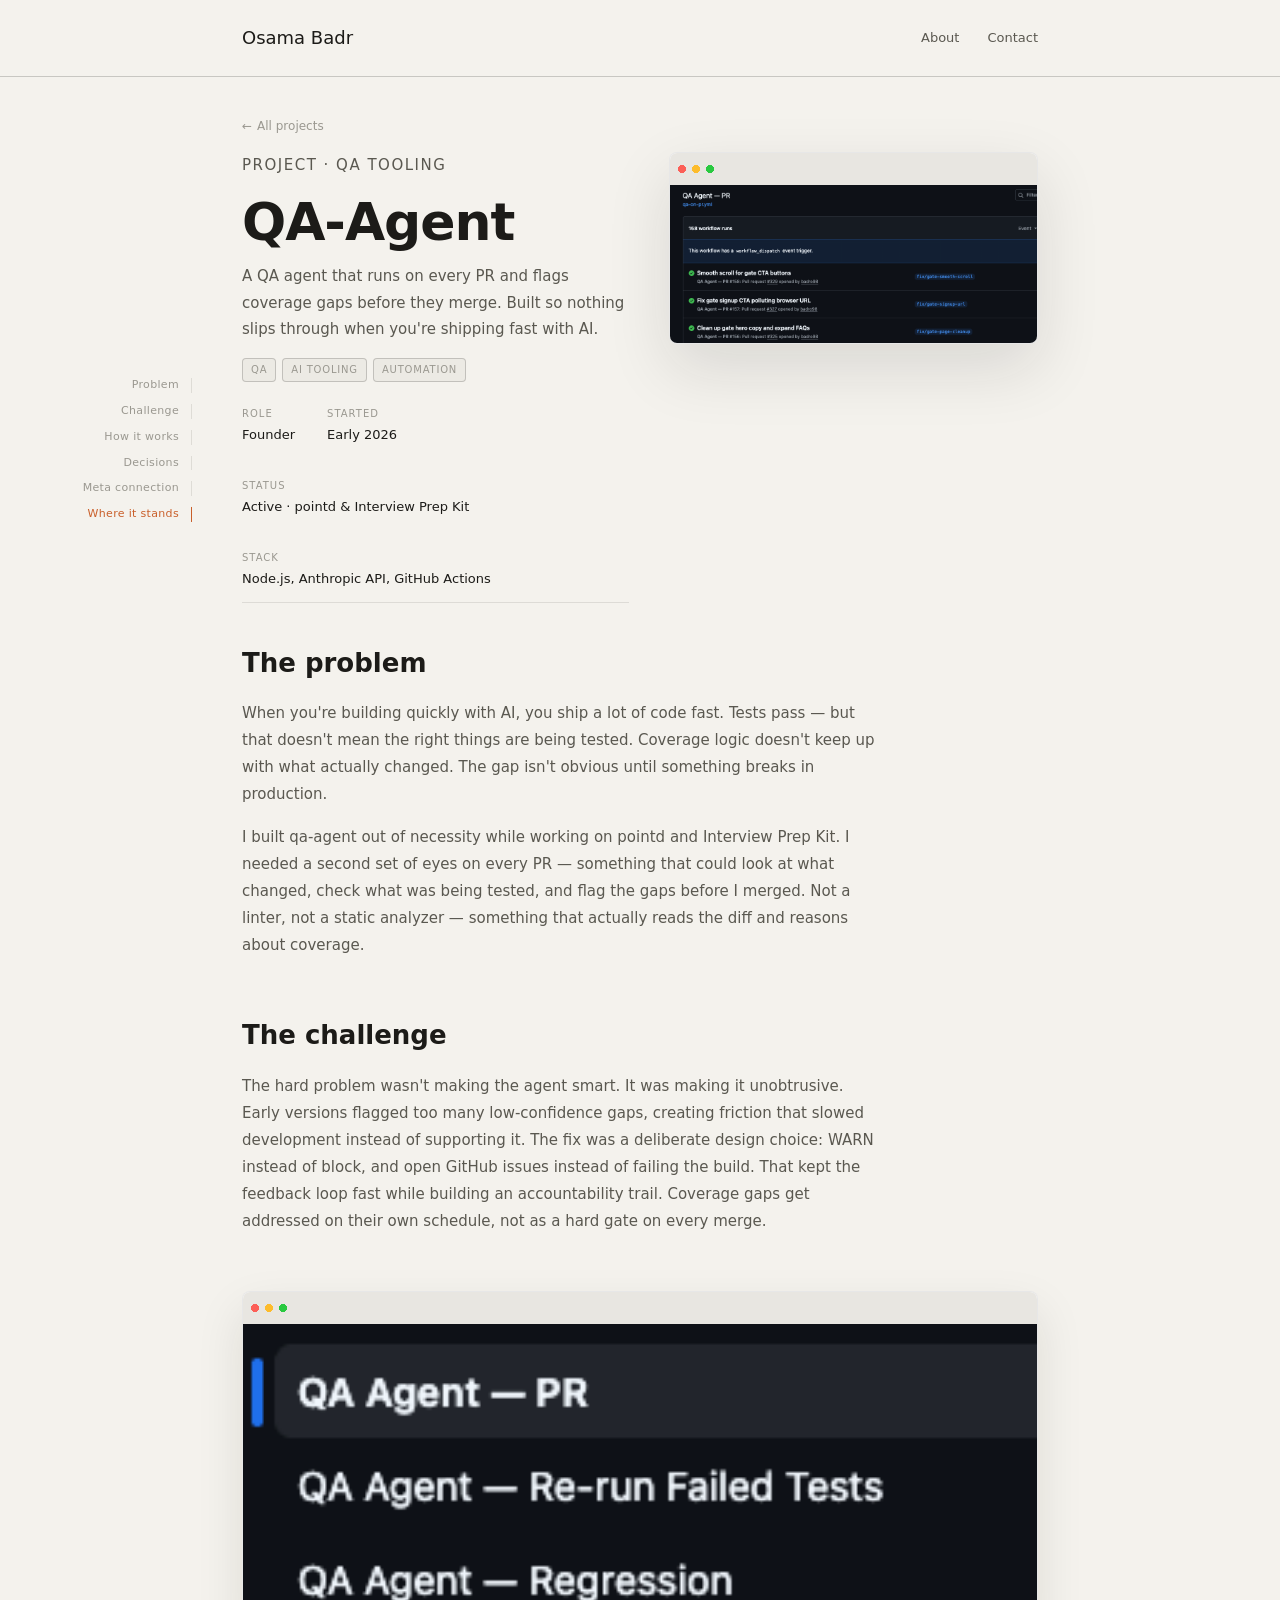
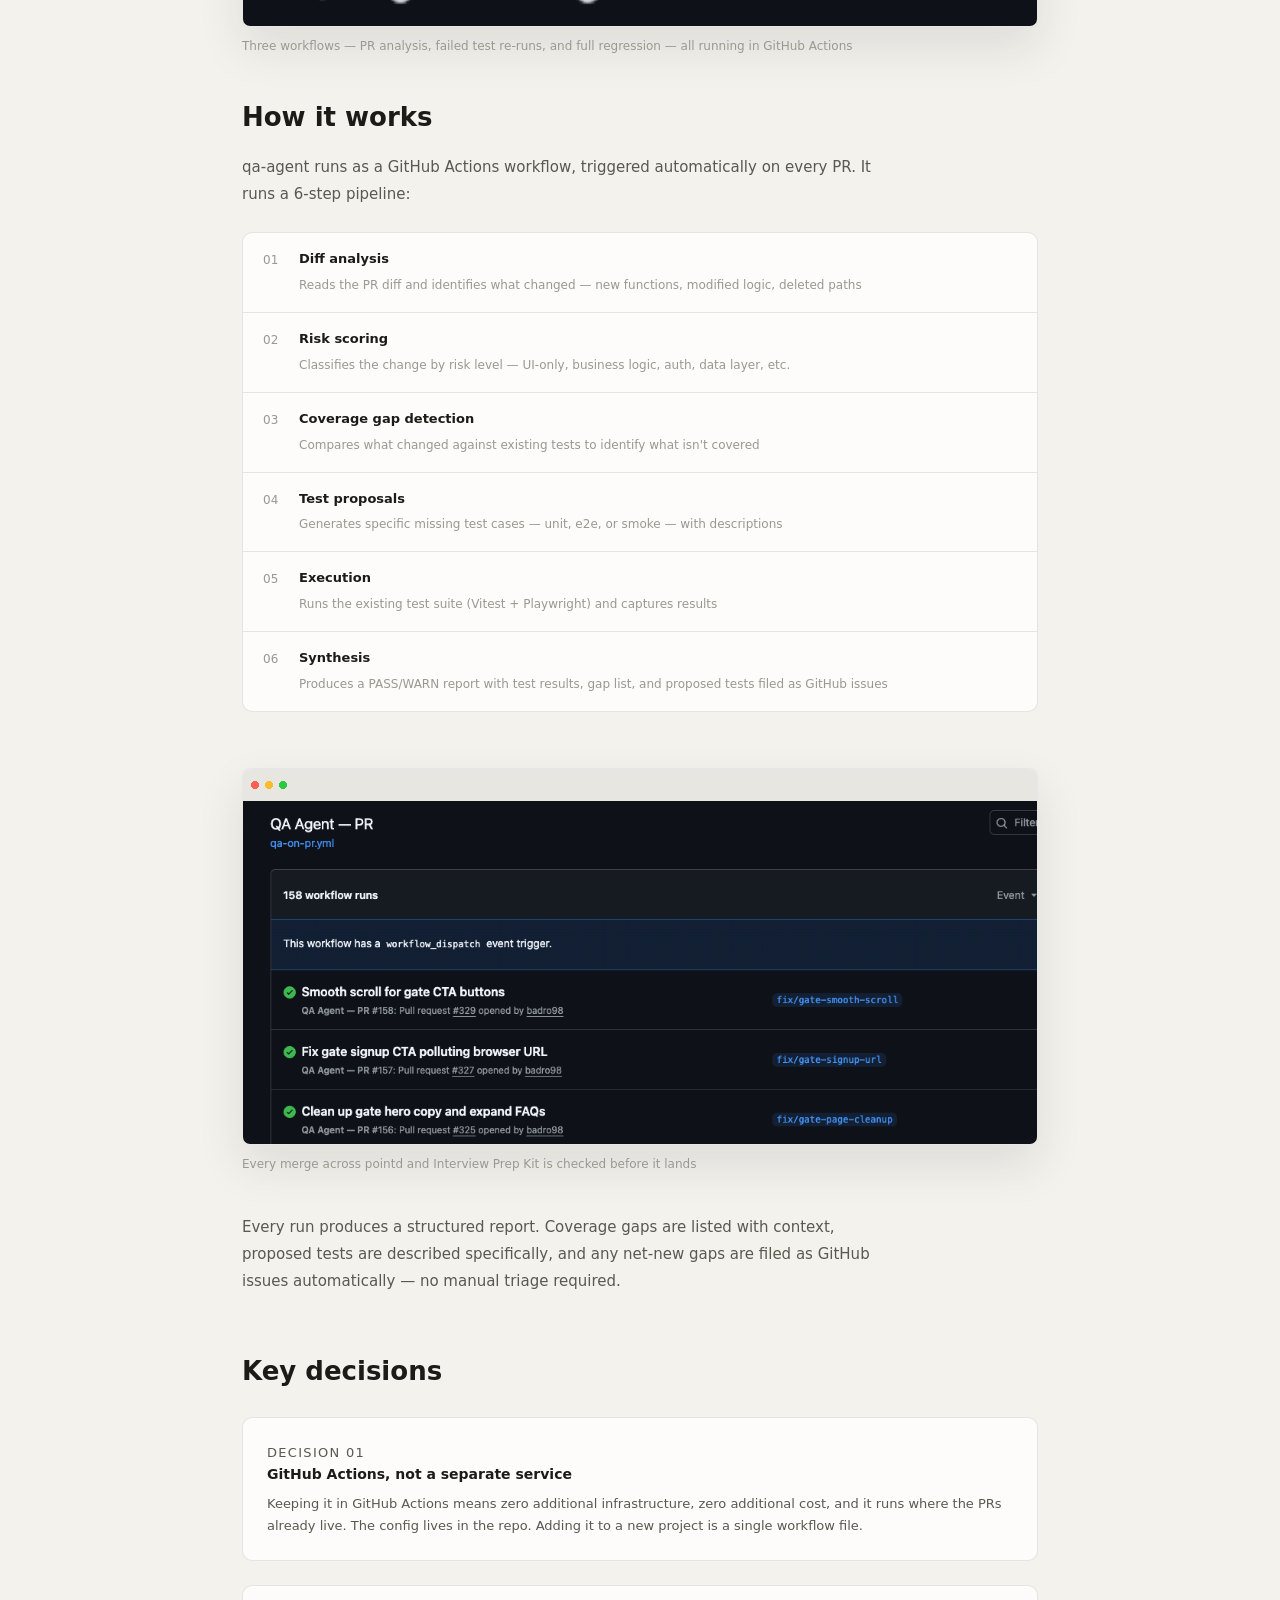
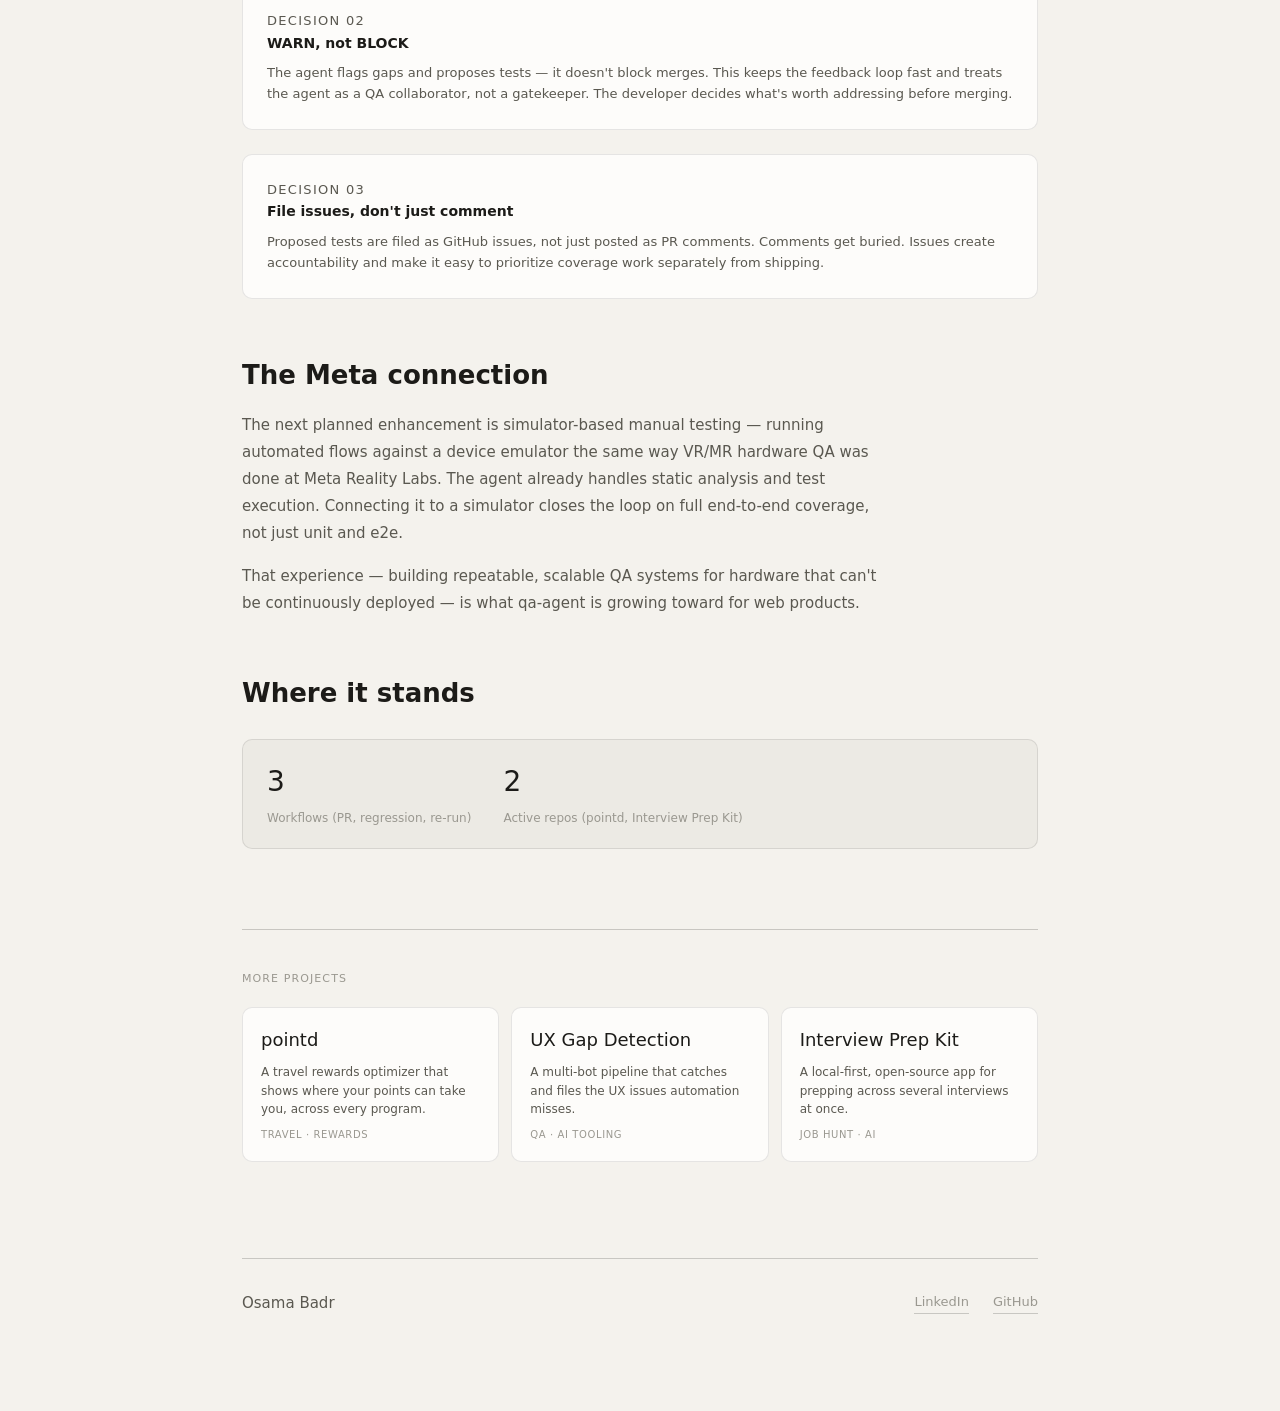
<file: projects/qa-agent.html>
<!DOCTYPE html>
<html lang="en">
<head>
<meta charset="UTF-8">
<meta name="viewport" content="width=device-width, initial-scale=1.0">
<title>QA-Agent — Osama Badr</title>
<meta name="description" content="QA-Agent — an AI safety net that catches missed test coverage before a PR ships. Case study by Osama Badr.">
<!-- Open Graph -->
<meta property="og:type" content="article">
<meta property="og:site_name" content="Osama Badr">
<meta property="og:title" content="QA-Agent — Osama Badr">
<meta property="og:description" content="An AI safety net that catches missed test coverage before a PR ships. Case study.">
<meta property="og:url" content="https://osamabadr-portfolio.pages.dev/projects/qa-agent.html">
<meta property="og:image" content="https://osamabadr-portfolio.pages.dev/assets/og-image.png">
<meta property="og:image:width" content="2400">
<meta property="og:image:height" content="1260">
<!-- Twitter -->
<meta name="twitter:card" content="summary_large_image">
<meta name="twitter:title" content="QA-Agent — Osama Badr">
<meta name="twitter:description" content="An AI safety net that catches missed test coverage before a PR ships.">
<meta name="twitter:image" content="https://osamabadr-portfolio.pages.dev/assets/og-image.png">
<link rel="icon" type="image/png" href="../assets/avatar-wave-v2.png">
<link rel="preconnect" href="https://api.fontshare.com">
<link rel="preconnect" href="https://cdn.fontshare.com" crossorigin>
<link href="https://api.fontshare.com/v2/css?f[]=cabinet-grotesk@700,800&f[]=general-sans@300,400,500,600&display=swap" rel="stylesheet">
<link rel="stylesheet" href="../styles.css">
<style>
.case-hero { margin-bottom: 1.5rem; }
.case-eyebrow { font-family: var(--mono); font-size: 11px; font-weight: 500; text-transform: uppercase; letter-spacing: 0.1em; color: var(--ink-3); margin-bottom: 1rem; }
.case-hero h1 { font-family: var(--serif); font-size: clamp(32px, 5vw, 52px); line-height: 1.1; letter-spacing: -0.02em; font-weight: 800; color: var(--ink); margin-bottom: 0; }
.case-hero p { font-size: 16px; line-height: 1.75; color: var(--ink-2); max-width: 560px; }
.case-meta { display: flex; gap: 2rem; flex-wrap: wrap; padding: 0.75rem 0; border-bottom: 0.5px solid var(--border); margin: 0.75rem 0 0; }
.meta-item { display: flex; flex-direction: column; gap: 3px; }
.meta-label { font-family: var(--mono); font-size: 10px; text-transform: uppercase; letter-spacing: 0.1em; color: var(--ink-3); }
.meta-value { font-size: 13px; color: var(--ink); font-weight: 500; }
.case-section { margin-bottom: 3.5rem; }
.case-section h2 { font-family: var(--serif); font-size: 26px; font-weight: 700; color: var(--ink); margin-bottom: 1rem; }
.case-section p { font-size: 15px; line-height: 1.8; color: var(--ink-2); margin-bottom: 1rem; max-width: 640px; }
.case-section p:last-child { margin-bottom: 0; }
.decisions { display: flex; flex-direction: column; gap: 1.5rem; margin-top: 1.5rem; }
.decision { background: var(--surface); border: 1px solid var(--border); border-radius: var(--r); padding: 24px; }
.decision-num { font-family: var(--mono); font-size: 10px; color: var(--accent); text-transform: uppercase; letter-spacing: 0.1em; margin-bottom: 6px; }
.decision strong { display: block; font-size: 14px; font-weight: 600; color: var(--ink); margin-bottom: 8px; }
.decision p { font-size: 13px; color: var(--ink-2); line-height: 1.65; margin: 0; max-width: 100%; }
.screenshot-wrap { margin: 2.5rem 0; }
.screenshot-caption { margin-top: 10px; font-size: 12px; font-family: var(--mono); color: var(--ink-3); }
.pipeline {
  display: flex;
  flex-direction: column;
  gap: 0;
  margin: 1.5rem 0;
  background: var(--surface);
  border: 1px solid var(--border);
  border-radius: var(--r);
  overflow: hidden;
}
.pipeline-step {
  display: flex;
  align-items: flex-start;
  gap: 16px;
  padding: 16px 20px;
  border-bottom: 1px solid var(--border);
}
.pipeline-step:last-child { border-bottom: none; }
.pipeline-num {
  font-family: var(--mono);
  font-size: 10px;
  font-weight: 500;
  color: var(--accent);
  min-width: 20px;
  padding-top: 2px;
}
.pipeline-step strong { font-size: 13px; font-weight: 600; color: var(--ink); display: block; margin-bottom: 2px; }
.pipeline-step span { font-size: 12px; color: var(--ink-3); line-height: 1.5; }
.stack { display: flex; flex-wrap: wrap; gap: 8px; margin-top: 1rem; }
.stack-tag { font-family: var(--mono); font-size: 11px; color: var(--ink-2); background: var(--surface-2); padding: 4px 10px; border-radius: 4px; border: 1px solid var(--border); }
.meta-callout {
  background: var(--surface-2);
  border: 1px solid var(--border);
  border-radius: var(--r);
  padding: 20px 24px;
  margin: 1.5rem 0;
  display: flex;
  gap: 2rem;
  flex-wrap: wrap;
}
.meta-callout-item { display: flex; flex-direction: column; gap: 4px; }
.meta-callout-num { font-family: var(--serif); font-size: 28px; color: var(--ink); }
.meta-callout-label { font-size: 12px; color: var(--ink-3); font-family: var(--mono); }

@media (max-width: 580px) {
  .case-meta { gap: 1.25rem; }
  .meta-callout { gap: 1.25rem; }
}
</style>
</head>
<body>
<div class="page">

  <nav>
    <a href="../index.html" class="nav-name">Osama Badr</a>
    <div class="nav-links">
      <a href="../about.html">About</a>
      <a href="mailto:osabadr@gmail.com">Contact</a>
    </div>
  </nav>

  <a href="../index.html" class="back-link">All projects</a>

  <nav class="toc" aria-label="Sections">
    <a href="#problem">Problem</a>
    <a href="#challenge">Challenge</a>
    <a href="#how">How it works</a>
    <a href="#decisions">Decisions</a>
    <a href="#meta">Meta connection</a>
    <a href="#where">Where it stands</a>
  </nav>

  <div class="case-hero-layout fade-up">
  <div class="case-hero">
    <p class="case-eyebrow">Project · QA Tooling</p>
    <div class="case-hero-title-row">
      <h1>QA-Agent</h1>
    </div>
    <p>A QA agent that runs on every PR and flags coverage gaps before they merge. Built so nothing slips through when you're shipping fast with AI.</p>
    <div class="case-pills" style="margin-top:1rem;margin-bottom:0.75rem;">
      <span class="case-pill">QA</span>
      <span class="case-pill">AI Tooling</span>
      <span class="case-pill">Automation</span>
    </div>
    <div class="case-meta">
      <div class="meta-item"><span class="meta-label">Role</span><span class="meta-value">Founder</span></div>
      <div class="meta-item"><span class="meta-label">Started</span><span class="meta-value">Early 2026</span></div>
      <div class="meta-item"><span class="meta-label">Status</span><span class="meta-value">Active · pointd &amp; Interview Prep Kit</span></div>
      <div class="meta-item"><span class="meta-label">Stack</span><span class="meta-value">Node.js, Anthropic API, GitHub Actions</span></div>
    </div>
  </div>

  <div class="case-hero-img">
    <div class="browser-frame">
      <img src="../assets/screenshots/qa-agent-runs.png" alt="qa-agent workflow runs in GitHub Actions" loading="eager">
    </div>
  </div>
  </div>

  <!-- Problem -->
  <div class="case-section fade-up" id="problem">
    <h2>The problem</h2>
    <p>When you're building quickly with AI, you ship a lot of code fast. Tests pass — but that doesn't mean the right things are being tested. Coverage logic doesn't keep up with what actually changed. The gap isn't obvious until something breaks in production.</p>
    <p>I built qa-agent out of necessity while working on pointd and Interview Prep Kit. I needed a second set of eyes on every PR — something that could look at what changed, check what was being tested, and flag the gaps before I merged. Not a linter, not a static analyzer — something that actually reads the diff and reasons about coverage.</p>
  </div>

  <!-- Challenge -->
  <div class="case-section fade-up" id="challenge">
    <h2>The challenge</h2>
    <p>The hard problem wasn't making the agent smart. It was making it unobtrusive. Early versions flagged too many low-confidence gaps, creating friction that slowed development instead of supporting it. The fix was a deliberate design choice: WARN instead of block, and open GitHub issues instead of failing the build. That kept the feedback loop fast while building an accountability trail. Coverage gaps get addressed on their own schedule, not as a hard gate on every merge.</p>
  </div>

  <!-- Screenshot: sidebar -->
  <div class="screenshot-wrap fade-up">
    <div class="browser-frame">
      <img src="../assets/screenshots/qa-agent-sidebar.png" alt="GitHub Actions sidebar showing three QA Agent workflows" loading="lazy">
    </div>
    <p class="screenshot-caption">Three workflows — PR analysis, failed test re-runs, and full regression — all running in GitHub Actions</p>
  </div>

  <!-- Pipeline -->
  <div class="case-section fade-up" id="how">
    <h2>How it works</h2>
    <p>qa-agent runs as a GitHub Actions workflow, triggered automatically on every PR. It runs a 6-step pipeline:</p>
    <div class="pipeline">
      <div class="pipeline-step">
        <span class="pipeline-num">01</span>
        <div><strong>Diff analysis</strong><span>Reads the PR diff and identifies what changed — new functions, modified logic, deleted paths</span></div>
      </div>
      <div class="pipeline-step">
        <span class="pipeline-num">02</span>
        <div><strong>Risk scoring</strong><span>Classifies the change by risk level — UI-only, business logic, auth, data layer, etc.</span></div>
      </div>
      <div class="pipeline-step">
        <span class="pipeline-num">03</span>
        <div><strong>Coverage gap detection</strong><span>Compares what changed against existing tests to identify what isn't covered</span></div>
      </div>
      <div class="pipeline-step">
        <span class="pipeline-num">04</span>
        <div><strong>Test proposals</strong><span>Generates specific missing test cases — unit, e2e, or smoke — with descriptions</span></div>
      </div>
      <div class="pipeline-step">
        <span class="pipeline-num">05</span>
        <div><strong>Execution</strong><span>Runs the existing test suite (Vitest + Playwright) and captures results</span></div>
      </div>
      <div class="pipeline-step">
        <span class="pipeline-num">06</span>
        <div><strong>Synthesis</strong><span>Produces a PASS/WARN report with test results, gap list, and proposed tests filed as GitHub issues</span></div>
      </div>
    </div>
  </div>

  <!-- Screenshot: runs -->
  <div class="screenshot-wrap fade-up">
    <div class="browser-frame">
      <img src="../assets/screenshots/qa-agent-runs.png" alt="qa-agent workflow runs in GitHub Actions" loading="lazy">
    </div>
    <p class="screenshot-caption">Every merge across pointd and Interview Prep Kit is checked before it lands</p>
  </div>

  <div class="case-section fade-up">
    <p>Every run produces a structured report. Coverage gaps are listed with context, proposed tests are described specifically, and any net-new gaps are filed as GitHub issues automatically — no manual triage required.</p>
  </div>

  <!-- Key decisions -->
  <div class="case-section fade-up" id="decisions">
    <h2>Key decisions</h2>
    <div class="decisions">
      <div class="decision">
        <p class="decision-num">Decision 01</p>
        <strong>GitHub Actions, not a separate service</strong>
        <p>Keeping it in GitHub Actions means zero additional infrastructure, zero additional cost, and it runs where the PRs already live. The config lives in the repo. Adding it to a new project is a single workflow file.</p>
      </div>
      <div class="decision">
        <p class="decision-num">Decision 02</p>
        <strong>WARN, not BLOCK</strong>
        <p>The agent flags gaps and proposes tests — it doesn't block merges. This keeps the feedback loop fast and treats the agent as a QA collaborator, not a gatekeeper. The developer decides what's worth addressing before merging.</p>
      </div>
      <div class="decision">
        <p class="decision-num">Decision 03</p>
        <strong>File issues, don't just comment</strong>
        <p>Proposed tests are filed as GitHub issues, not just posted as PR comments. Comments get buried. Issues create accountability and make it easy to prioritize coverage work separately from shipping.</p>
      </div>
    </div>
  </div>

  <!-- Meta connection -->
  <div class="case-section fade-up" id="meta">
    <h2>The Meta connection</h2>
    <p>The next planned enhancement is simulator-based manual testing — running automated flows against a device emulator the same way VR/MR hardware QA was done at Meta Reality Labs. The agent already handles static analysis and test execution. Connecting it to a simulator closes the loop on full end-to-end coverage, not just unit and e2e.</p>
    <p>That experience — building repeatable, scalable QA systems for hardware that can't be continuously deployed — is what qa-agent is growing toward for web products.</p>
  </div>

  <div class="case-section fade-up" id="where">
    <h2>Where it stands</h2>
    <div class="meta-callout">
      <div class="meta-callout-item"><span class="meta-callout-num">3</span><span class="meta-callout-label">Workflows (PR, regression, re-run)</span></div>
      <div class="meta-callout-item"><span class="meta-callout-num">2</span><span class="meta-callout-label">Active repos (pointd, Interview Prep Kit)</span></div>
    </div>
  </div>

  <section class="more-projects fade-up">
    <div class="section-label">More projects</div>
    <div class="more-grid">
      <a class="more-card" href="pointd.html">
        <span class="more-card-name">pointd</span>
        <span class="more-card-desc">A travel rewards optimizer that shows where your points can take you, across every program.</span>
        <span class="more-card-tag">Travel · Rewards</span>
      </a>
      <a class="more-card" href="ux-gap.html">
        <span class="more-card-name">UX Gap Detection</span>
        <span class="more-card-desc">A multi-bot pipeline that catches and files the UX issues automation misses.</span>
        <span class="more-card-tag">QA · AI Tooling</span>
      </a>
      <a class="more-card" href="interview-prep-kit.html">
        <span class="more-card-name">Interview Prep Kit</span>
        <span class="more-card-desc">A local-first, open-source app for prepping across several interviews at once.</span>
        <span class="more-card-tag">Job Hunt · AI</span>
      </a>
    </div>
  </section>

  <footer>
    <span class="footer-name">Osama Badr</span>
    <div class="footer-links">
      <a href="https://linkedin.com/in/obadr" target="_blank" rel="noopener noreferrer">LinkedIn</a>
      <a href="https://github.com/badro98" target="_blank" rel="noopener noreferrer">GitHub</a>
    </div>
  </footer>

</div>
<script>
  const fadeUps = [...document.querySelectorAll('.fade-up')];
  const observer = new IntersectionObserver((entries) => {
    entries.forEach((entry) => {
      if (entry.isIntersecting) {
        const idx = fadeUps.indexOf(entry.target);
        entry.target.style.animationDelay = `${idx * 0.08}s`;
        entry.target.classList.add('in-view');
        observer.unobserve(entry.target);
      }
    });
  }, { threshold: 0.12, rootMargin: '-4% 0px' });
  fadeUps.forEach(el => observer.observe(el));

  const tocLinks = [...document.querySelectorAll('.toc a')];
  if (tocLinks.length) {
    const linkFor = new Map();
    tocLinks.forEach(a => {
      const target = document.querySelector(a.getAttribute('href'));
      if (target) linkFor.set(target, a);
    });
    const spy = new IntersectionObserver((entries) => {
      entries.forEach((entry) => {
        if (entry.isIntersecting) {
          tocLinks.forEach(a => a.classList.remove('active'));
          linkFor.get(entry.target)?.classList.add('active');
        }
      });
    }, { rootMargin: '-45% 0px -50% 0px' });
    linkFor.forEach((a, target) => spy.observe(target));
  }
</script>
</body>
</html>
</file>
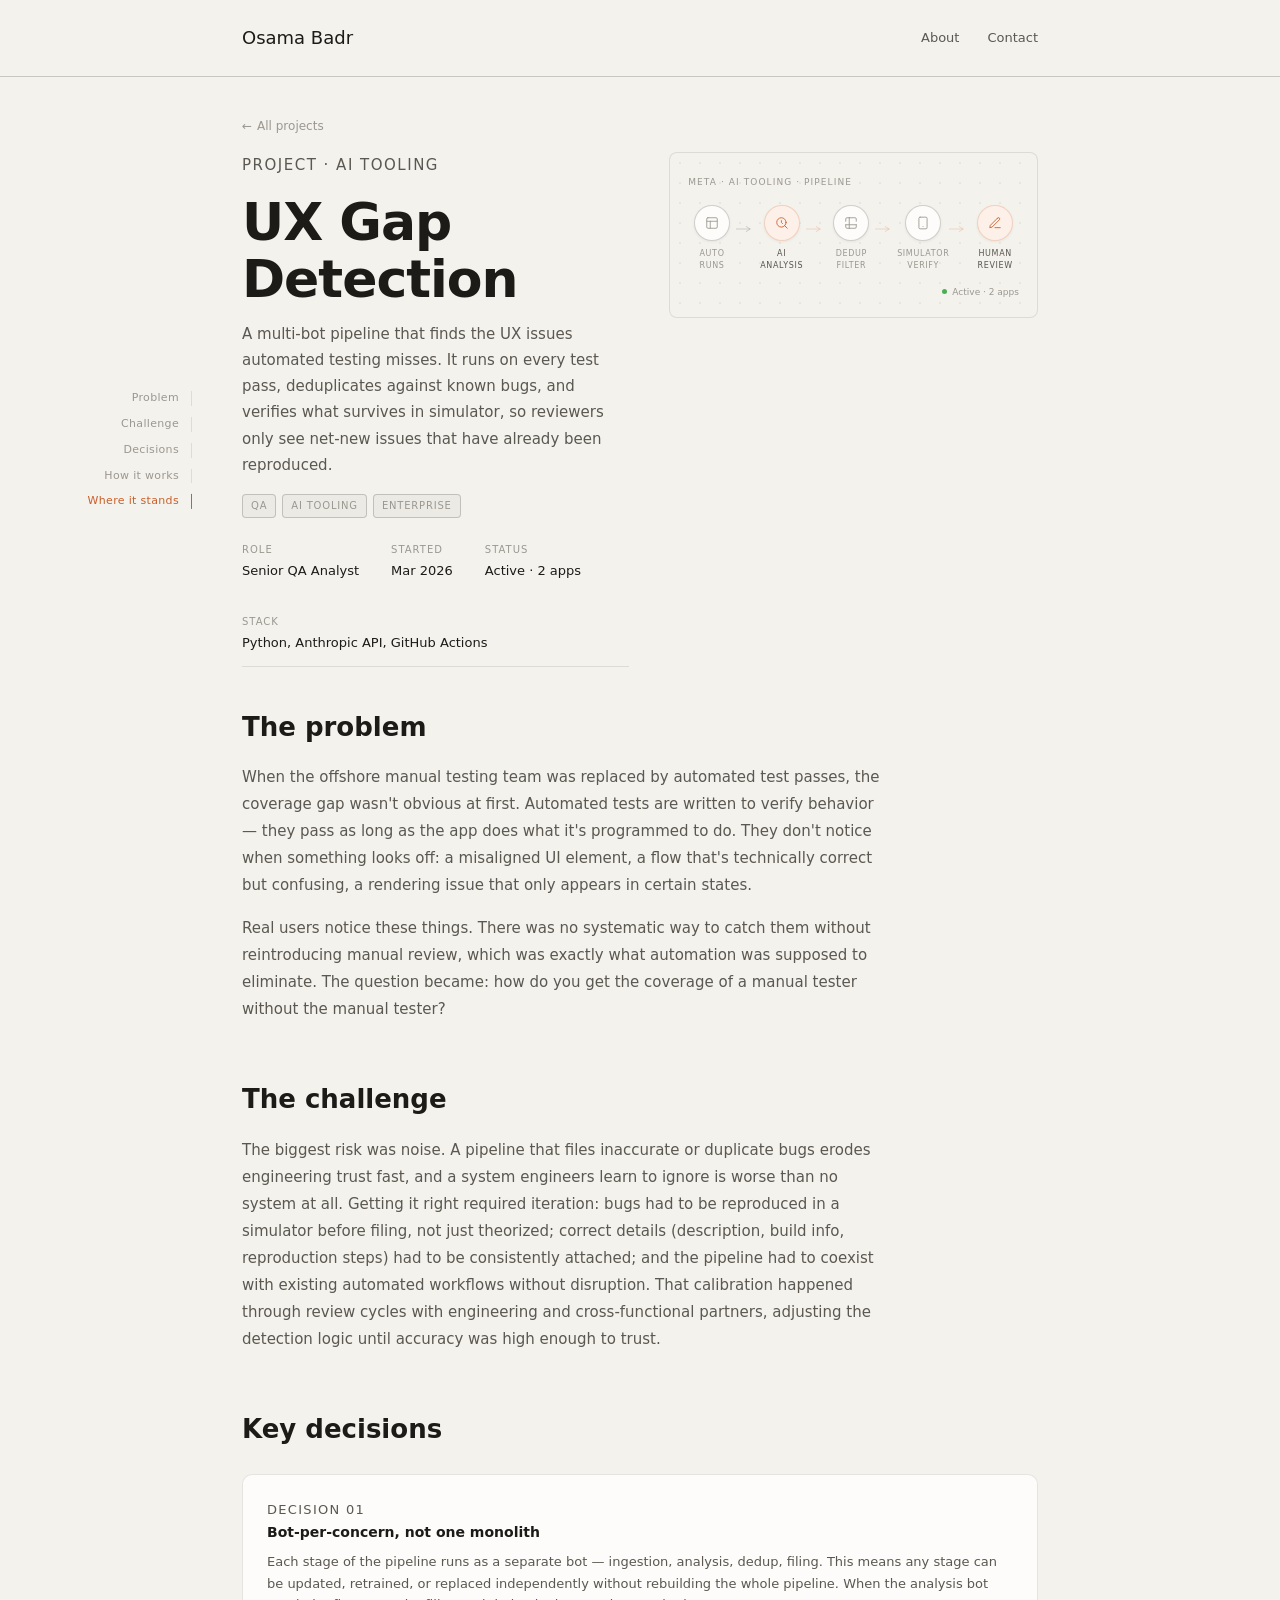
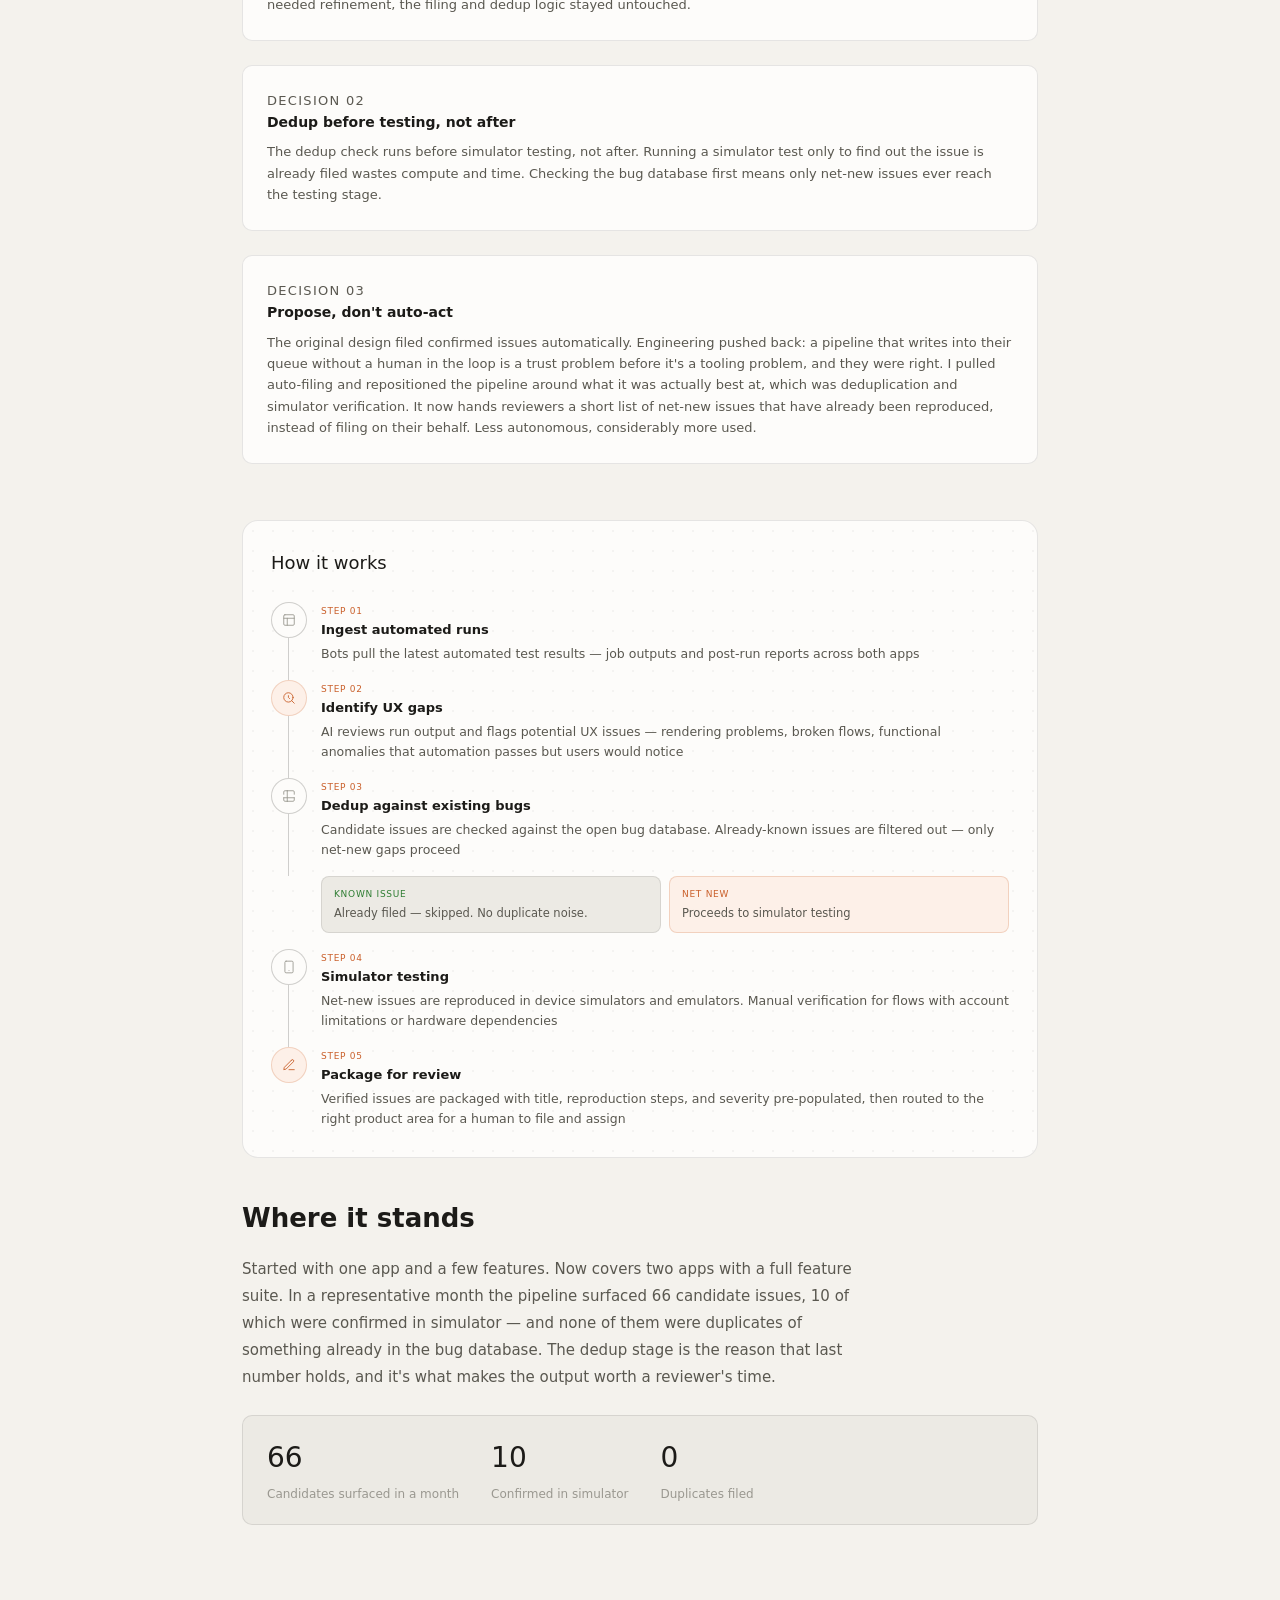
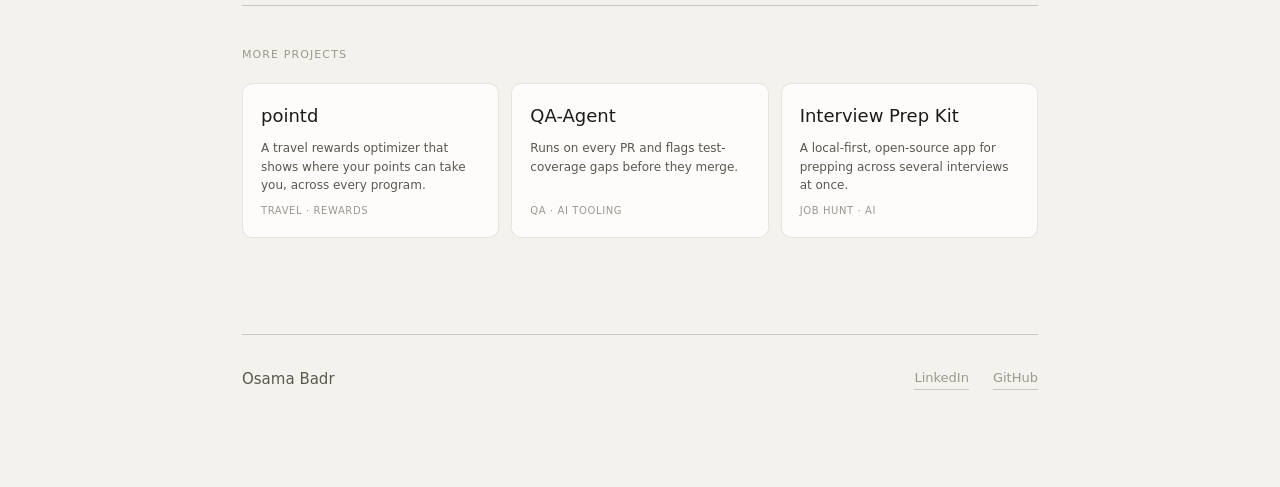
<file: projects/ux-gap.html>
<!DOCTYPE html>
<html lang="en">
<head>
<meta charset="UTF-8">
<meta name="viewport" content="width=device-width, initial-scale=1.0">
<title>UX Gap Detection — Osama Badr</title>
<meta name="description" content="UX Gap Detection — surfacing friction in product flows before users hit it. Case study by Osama Badr.">
<!-- Open Graph -->
<meta property="og:type" content="article">
<meta property="og:site_name" content="Osama Badr">
<meta property="og:title" content="UX Gap Detection — Osama Badr">
<meta property="og:description" content="Surfacing friction in product flows before users hit it. Case study.">
<meta property="og:url" content="https://osamabadr-portfolio.pages.dev/projects/ux-gap.html">
<meta property="og:image" content="https://osamabadr-portfolio.pages.dev/assets/og-image.png">
<meta property="og:image:width" content="2400">
<meta property="og:image:height" content="1260">
<!-- Twitter -->
<meta name="twitter:card" content="summary_large_image">
<meta name="twitter:title" content="UX Gap Detection — Osama Badr">
<meta name="twitter:description" content="Surfacing friction in product flows before users hit it.">
<meta name="twitter:image" content="https://osamabadr-portfolio.pages.dev/assets/og-image.png">
<link rel="icon" type="image/png" href="../assets/avatar-wave-v2.png">
<link rel="preconnect" href="https://api.fontshare.com">
<link rel="preconnect" href="https://cdn.fontshare.com" crossorigin>
<link href="https://api.fontshare.com/v2/css?f[]=cabinet-grotesk@700,800&f[]=general-sans@300,400,500,600&display=swap" rel="stylesheet">
<link rel="stylesheet" href="../styles.css">
<style>
/* ── Case study layout ── */
.case-hero { margin-bottom: 1.5rem; }
.case-eyebrow { font-family: var(--mono); font-size: 11px; font-weight: 500; text-transform: uppercase; letter-spacing: 0.1em; color: var(--ink-3); margin-bottom: 1rem; }
.case-hero h1 { font-family: var(--serif); font-size: clamp(32px, 5vw, 52px); line-height: 1.1; letter-spacing: -0.02em; font-weight: 800; color: var(--ink); margin-bottom: 0; }
.case-hero p { font-size: 16px; line-height: 1.75; color: var(--ink-2); max-width: 560px; }
.case-meta { display: flex; gap: 2rem; flex-wrap: wrap; padding: 0.75rem 0; border-bottom: 0.5px solid var(--border); margin: 0.75rem 0 0; }
.meta-item { display: flex; flex-direction: column; gap: 3px; }
.meta-label { font-family: var(--mono); font-size: 10px; text-transform: uppercase; letter-spacing: 0.1em; color: var(--ink-3); }
.meta-value { font-size: 13px; color: var(--ink); font-weight: 500; }
.case-section { margin-bottom: 3.5rem; }
.case-section h2 { font-family: var(--serif); font-size: 26px; font-weight: 700; color: var(--ink); margin-bottom: 1rem; }
.case-section p { font-size: 15px; line-height: 1.8; color: var(--ink-2); margin-bottom: 1rem; max-width: 640px; }
.case-section p:last-child { margin-bottom: 0; }

/* Decision blocks */
.decisions { display: flex; flex-direction: column; gap: 1.5rem; margin-top: 1.5rem; }
.decision { background: var(--surface); border: 1px solid var(--border); border-radius: var(--r); padding: 24px; }
.decision-num { font-family: var(--mono); font-size: 10px; color: var(--accent); text-transform: uppercase; letter-spacing: 0.1em; margin-bottom: 6px; }
.decision strong { display: block; font-size: 14px; font-weight: 600; color: var(--ink); margin-bottom: 8px; }
.decision p { font-size: 13px; color: var(--ink-2); line-height: 1.65; margin: 0; max-width: 100%; }

/* Stack tags */
.stack { display: flex; flex-wrap: wrap; gap: 8px; margin-top: 1rem; }
.stack-tag { font-family: var(--mono); font-size: 11px; color: var(--ink-2); background: var(--surface-2); padding: 4px 10px; border-radius: 4px; border: 1px solid var(--border); }

/* Stats callout */
.meta-callout { background: var(--surface-2); border: 1px solid var(--border); border-radius: var(--r); padding: 20px 24px; margin: 1.5rem 0; display: flex; gap: 2rem; flex-wrap: wrap; }
.meta-callout-item { display: flex; flex-direction: column; gap: 4px; }
.meta-callout-num { font-family: var(--serif); font-size: 28px; color: var(--ink); }
.meta-callout-label { font-size: 12px; color: var(--ink-3); font-family: var(--mono); }

/* Card-style pipeline diagram (hero — parity with index card) */
.proj-diagram-cover { border-radius: 8px; overflow: hidden; background: var(--bg); border: 1px solid var(--border); padding: 22px 18px 18px; position: relative; }
.case-hero-layout .proj-diagram-cover { margin: 0; }
.proj-diagram-cover::before { content: ''; position: absolute; inset: 0; background-image: radial-gradient(circle, rgba(28,27,24,0.06) 1px, transparent 1px); background-size: 20px 20px; pointer-events: none; }
.diag-eyebrow { font-family: var(--mono); font-size: 9px; letter-spacing: 0.12em; text-transform: uppercase; color: var(--ink-3); margin-bottom: 16px; position: relative; z-index: 1; }
.diag-flow { display: flex; align-items: center; justify-content: center; gap: 0; position: relative; z-index: 1; }
.diag-node { display: flex; flex-direction: column; align-items: center; gap: 7px; flex: 1; }
.diag-circle { width: 36px; height: 36px; border-radius: 50%; background: var(--surface); border: 1px solid var(--border-strong); display: flex; align-items: center; justify-content: center; box-shadow: 0 1px 3px rgba(28,27,24,0.06); }
.diag-circle svg { width: 14px; height: 14px; stroke: var(--ink-3); fill: none; stroke-width: 1.5; stroke-linecap: round; stroke-linejoin: round; }
.diag-circle.accent { background: var(--accent-light); border-color: var(--accent-border); }
.diag-circle.accent svg { stroke: var(--accent); }
.diag-label { font-family: var(--mono); font-size: 8px; letter-spacing: 0.08em; text-transform: uppercase; color: var(--ink-3); text-align: center; line-height: 1.4; }
.diag-label.accent { color: var(--ink-2); }
.diag-arrow { flex-shrink: 0; width: 22px; margin-bottom: 20px; }
.diag-arrow svg { width: 18px; height: 8px; stroke: var(--border-strong); fill: none; stroke-width: 1; }
.diag-arrow.accent svg { stroke: var(--accent-border); }
.diag-status { margin-top: 14px; display: flex; align-items: center; gap: 5px; font-family: var(--mono); font-size: 9px; color: var(--ink-3); justify-content: flex-end; position: relative; z-index: 1; }
.diag-status::before { content: ''; width: 5px; height: 5px; border-radius: 50%; background: #4caf50; animation: diagPulse 2.5s ease-in-out infinite; }
@keyframes diagPulse { 0%, 100% { opacity: 0.4; } 50% { opacity: 1; } }

/* ── Pipeline diagram ── */
.pipeline-diagram {
  background: var(--surface);
  border: 1px solid var(--border);
  border-radius: var(--r-lg);
  padding: 28px;
  margin: 2.5rem 0;
  position: relative;
}
.pipeline-diagram::before {
  content: '';
  position: absolute;
  inset: 0;
  border-radius: var(--r-lg);
  background-image: radial-gradient(circle, rgba(28,27,24,0.04) 1px, transparent 1px);
  background-size: 20px 20px;
  pointer-events: none;
}
.pd-title { font-family: var(--serif); font-size: 18px; color: var(--ink); margin-bottom: 24px; position: relative; z-index: 1; }
.pd-flow { display: flex; flex-direction: column; gap: 0; position: relative; z-index: 1; }
.pd-row { display: flex; align-items: flex-start; gap: 14px; position: relative; }
.pd-row:not(:last-child) { padding-bottom: 16px; }
.pd-row:not(:last-child)::before {
  content: '';
  position: absolute;
  left: 17px; top: 36px;
  bottom: 0;
  width: 1px;
  background: var(--border-strong);
}
.pd-icon-wrap { flex-shrink: 0; }
.pd-icon {
  width: 36px; height: 36px;
  border-radius: 50%;
  background: var(--surface);
  border: 1px solid var(--border-strong);
  display: flex; align-items: center; justify-content: center;
  position: relative; z-index: 1;
}
.pd-icon svg { width: 14px; height: 14px; stroke: var(--ink-3); fill: none; stroke-width: 1.5; stroke-linecap: round; stroke-linejoin: round; }
.pd-icon.accent { background: var(--accent-light); border-color: var(--accent-border); }
.pd-icon.accent svg { stroke: var(--accent); }
.pd-body { flex: 1; padding-top: 2px; }
.pd-num { font-family: var(--mono); font-size: 9px; color: var(--accent); text-transform: uppercase; letter-spacing: 0.08em; margin-bottom: 2px; }
.pd-name { font-size: 13px; font-weight: 600; color: var(--ink); margin-bottom: 3px; }
.pd-desc { font-size: 12.5px; color: var(--ink-2); line-height: 1.6; }

/* Branch decision */
.pd-branch {
  margin: 0 0 16px 50px;
  display: grid;
  grid-template-columns: 1fr 1fr;
  gap: 8px;
}
.pd-branch-node { background: var(--surface-2); border: 1px solid var(--border); border-radius: 8px; padding: 10px 12px; }
.pd-branch-node.accent { background: var(--accent-light); border-color: var(--accent-border); }
.pd-branch-label { font-family: var(--mono); font-size: 9px; text-transform: uppercase; letter-spacing: 0.08em; color: var(--ink-3); margin-bottom: 3px; }
.pd-branch-label.yes { color: #2e7d32; }
.pd-branch-label.no { color: var(--accent); }
.pd-branch-text { font-size: 11.5px; color: var(--ink-2); line-height: 1.5; }

@media (max-width: 580px) {
  .case-meta { gap: 1.25rem; }
  .meta-callout { gap: 1.25rem; }
  .pd-branch { grid-template-columns: 1fr; }
}
</style>
</head>
<body>
<div class="page">

  <nav>
    <a href="../index.html" class="nav-name">Osama Badr</a>
    <div class="nav-links">
      <a href="../about.html">About</a>
      <a href="mailto:osabadr@gmail.com">Contact</a>
    </div>
  </nav>

  <a href="../index.html" class="back-link">All projects</a>

  <nav class="toc" aria-label="Sections">
    <a href="#problem">Problem</a>
    <a href="#challenge">Challenge</a>
    <a href="#decisions">Decisions</a>
    <a href="#how">How it works</a>
    <a href="#where">Where it stands</a>
  </nav>

  <div class="case-hero-layout fade-up">
  <div class="case-hero">
    <p class="case-eyebrow">Project · AI Tooling</p>
    <div class="case-hero-title-row">
      <h1>UX Gap Detection</h1>
    </div>
    <p>A multi-bot pipeline that finds the UX issues automated testing misses. It runs on every test pass, deduplicates against known bugs, and verifies what survives in simulator, so reviewers only see net-new issues that have already been reproduced.</p>
    <div class="case-pills" style="margin-top:1rem;margin-bottom:0.75rem;">
      <span class="case-pill">QA</span>
      <span class="case-pill">AI Tooling</span>
      <span class="case-pill">Enterprise</span>
    </div>
    <div class="case-meta">
      <div class="meta-item"><span class="meta-label">Role</span><span class="meta-value">Senior QA Analyst</span></div>
      <div class="meta-item"><span class="meta-label">Started</span><span class="meta-value">Mar 2026</span></div>
      <div class="meta-item"><span class="meta-label">Status</span><span class="meta-value">Active · 2 apps</span></div>
      <div class="meta-item"><span class="meta-label">Stack</span><span class="meta-value">Python, Anthropic API, GitHub Actions</span></div>
    </div>
  </div>

  <div class="proj-diagram-cover">
    <div class="diag-eyebrow">Meta · AI Tooling · Pipeline</div>
    <div class="diag-flow">
      <div class="diag-node">
        <div class="diag-circle"><svg viewBox="0 0 24 24"><rect x="3" y="3" width="18" height="18" rx="2"/><path d="M3 9h18M9 21V9"/></svg></div>
        <span class="diag-label">Auto<br>runs</span>
      </div>
      <div class="diag-arrow"><svg viewBox="0 0 20 8"><line x1="0" y1="4" x2="15" y2="4"/><polyline points="11,1 16,4 11,7"/></svg></div>
      <div class="diag-node">
        <div class="diag-circle accent"><svg viewBox="0 0 24 24"><circle cx="11" cy="11" r="8"/><path d="M21 21l-4.35-4.35M11 8v3l2 2"/></svg></div>
        <span class="diag-label accent">AI<br>analysis</span>
      </div>
      <div class="diag-arrow accent"><svg viewBox="0 0 20 8"><line x1="0" y1="4" x2="15" y2="4"/><polyline points="11,1 16,4 11,7"/></svg></div>
      <div class="diag-node">
        <div class="diag-circle"><svg viewBox="0 0 24 24"><path d="M9 3H5a2 2 0 00-2 2v4m6-6h10a2 2 0 012 2v4M9 3v18m0 0h10a2 2 0 002-2v-4M9 21H5a2 2 0 01-2-2v-4m0 0h18"/></svg></div>
        <span class="diag-label">Dedup<br>filter</span>
      </div>
      <div class="diag-arrow accent"><svg viewBox="0 0 20 8"><line x1="0" y1="4" x2="15" y2="4"/><polyline points="11,1 16,4 11,7"/></svg></div>
      <div class="diag-node">
        <div class="diag-circle"><svg viewBox="0 0 24 24"><rect x="5" y="2" width="14" height="20" rx="2"/><path d="M12 18h.01"/></svg></div>
        <span class="diag-label">Simulator<br>verify</span>
      </div>
      <div class="diag-arrow accent"><svg viewBox="0 0 20 8"><line x1="0" y1="4" x2="15" y2="4"/><polyline points="11,1 16,4 11,7"/></svg></div>
      <div class="diag-node">
        <div class="diag-circle accent"><svg viewBox="0 0 24 24"><path d="M12 20h9M16.5 3.5a2.121 2.121 0 013 3L7 19l-4 1 1-4L16.5 3.5z"/></svg></div>
        <span class="diag-label accent">Human<br>review</span>
      </div>
    </div>
    <div class="diag-status">Active · 2 apps</div>
  </div>
  </div>

  <!-- Problem -->
  <div class="case-section fade-up" id="problem">
    <h2>The problem</h2>
    <p>When the offshore manual testing team was replaced by automated test passes, the coverage gap wasn't obvious at first. Automated tests are written to verify behavior — they pass as long as the app does what it's programmed to do. They don't notice when something looks off: a misaligned UI element, a flow that's technically correct but confusing, a rendering issue that only appears in certain states.</p>
    <p>Real users notice these things. There was no systematic way to catch them without reintroducing manual review, which was exactly what automation was supposed to eliminate. The question became: how do you get the coverage of a manual tester without the manual tester?</p>
  </div>

  <!-- Challenge -->
  <div class="case-section fade-up" id="challenge">
    <h2>The challenge</h2>
    <p>The biggest risk was noise. A pipeline that files inaccurate or duplicate bugs erodes engineering trust fast, and a system engineers learn to ignore is worse than no system at all. Getting it right required iteration: bugs had to be reproduced in a simulator before filing, not just theorized; correct details (description, build info, reproduction steps) had to be consistently attached; and the pipeline had to coexist with existing automated workflows without disruption. That calibration happened through review cycles with engineering and cross-functional partners, adjusting the detection logic until accuracy was high enough to trust.</p>
  </div>

  <!-- Key decisions -->
  <div class="case-section fade-up" id="decisions">
    <h2>Key decisions</h2>
    <div class="decisions">
      <div class="decision">
        <p class="decision-num">Decision 01</p>
        <strong>Bot-per-concern, not one monolith</strong>
        <p>Each stage of the pipeline runs as a separate bot — ingestion, analysis, dedup, filing. This means any stage can be updated, retrained, or replaced independently without rebuilding the whole pipeline. When the analysis bot needed refinement, the filing and dedup logic stayed untouched.</p>
      </div>
      <div class="decision">
        <p class="decision-num">Decision 02</p>
        <strong>Dedup before testing, not after</strong>
        <p>The dedup check runs before simulator testing, not after. Running a simulator test only to find out the issue is already filed wastes compute and time. Checking the bug database first means only net-new issues ever reach the testing stage.</p>
      </div>
      <div class="decision">
        <p class="decision-num">Decision 03</p>
        <strong>Propose, don't auto-act</strong>
        <p>The original design filed confirmed issues automatically. Engineering pushed back: a pipeline that writes into their queue without a human in the loop is a trust problem before it's a tooling problem, and they were right. I pulled auto-filing and repositioned the pipeline around what it was actually best at, which was deduplication and simulator verification. It now hands reviewers a short list of net-new issues that have already been reproduced, instead of filing on their behalf. Less autonomous, considerably more used.</p>
      </div>
    </div>
  </div>

  <!-- Pipeline diagram -->
  <div class="pipeline-diagram fade-up" id="how">
    <div class="pd-title">How it works</div>
    <div class="pd-flow">

      <div class="pd-row">
        <div class="pd-icon-wrap"><div class="pd-icon"><svg viewBox="0 0 24 24"><rect x="3" y="3" width="18" height="18" rx="2"/><path d="M3 9h18M9 21V9"/></svg></div></div>
        <div class="pd-body"><div class="pd-num">Step 01</div><div class="pd-name">Ingest automated runs</div><div class="pd-desc">Bots pull the latest automated test results — job outputs and post-run reports across both apps</div></div>
      </div>

      <div class="pd-row">
        <div class="pd-icon-wrap"><div class="pd-icon accent"><svg viewBox="0 0 24 24"><circle cx="11" cy="11" r="8"/><path d="M21 21l-4.35-4.35M11 8v3l2 2"/></svg></div></div>
        <div class="pd-body"><div class="pd-num">Step 02</div><div class="pd-name">Identify UX gaps</div><div class="pd-desc">AI reviews run output and flags potential UX issues — rendering problems, broken flows, functional anomalies that automation passes but users would notice</div></div>
      </div>

      <div class="pd-row">
        <div class="pd-icon-wrap"><div class="pd-icon"><svg viewBox="0 0 24 24"><path d="M9 3H5a2 2 0 00-2 2v4m6-6h10a2 2 0 012 2v4M9 3v18m0 0h10a2 2 0 002-2v-4M9 21H5a2 2 0 01-2-2v-4m0 0h18"/></svg></div></div>
        <div class="pd-body"><div class="pd-num">Step 03</div><div class="pd-name">Dedup against existing bugs</div><div class="pd-desc">Candidate issues are checked against the open bug database. Already-known issues are filtered out — only net-new gaps proceed</div></div>
      </div>

      <div class="pd-branch">
        <div class="pd-branch-node">
          <div class="pd-branch-label yes">Known issue</div>
          <div class="pd-branch-text">Already filed — skipped. No duplicate noise.</div>
        </div>
        <div class="pd-branch-node accent">
          <div class="pd-branch-label no">Net new</div>
          <div class="pd-branch-text">Proceeds to simulator testing</div>
        </div>
      </div>

      <div class="pd-row">
        <div class="pd-icon-wrap"><div class="pd-icon"><svg viewBox="0 0 24 24"><rect x="5" y="2" width="14" height="20" rx="2"/><path d="M12 18h.01"/></svg></div></div>
        <div class="pd-body"><div class="pd-num">Step 04</div><div class="pd-name">Simulator testing</div><div class="pd-desc">Net-new issues are reproduced in device simulators and emulators. Manual verification for flows with account limitations or hardware dependencies</div></div>
      </div>

      <div class="pd-row">
        <div class="pd-icon-wrap"><div class="pd-icon accent"><svg viewBox="0 0 24 24"><path d="M12 20h9M16.5 3.5a2.121 2.121 0 013 3L7 19l-4 1 1-4L16.5 3.5z"/></svg></div></div>
        <div class="pd-body"><div class="pd-num">Step 05</div><div class="pd-name">Package for review</div><div class="pd-desc">Verified issues are packaged with title, reproduction steps, and severity pre-populated, then routed to the right product area for a human to file and assign</div></div>
      </div>

    </div>
  </div>

  <!-- Where it stands -->
  <div class="case-section fade-up" id="where">
    <h2>Where it stands</h2>
    <p>Started with one app and a few features. Now covers two apps with a full feature suite. In a representative month the pipeline surfaced 66 candidate issues, 10 of which were confirmed in simulator — and none of them were duplicates of something already in the bug database. The dedup stage is the reason that last number holds, and it's what makes the output worth a reviewer's time.</p>
    <div class="meta-callout">
      <div class="meta-callout-item"><span class="meta-callout-num">66</span><span class="meta-callout-label">Candidates surfaced in a month</span></div>
      <div class="meta-callout-item"><span class="meta-callout-num">10</span><span class="meta-callout-label">Confirmed in simulator</span></div>
      <div class="meta-callout-item"><span class="meta-callout-num">0</span><span class="meta-callout-label">Duplicates filed</span></div>
    </div>
  </div>

  <section class="more-projects fade-up">
    <div class="section-label">More projects</div>
    <div class="more-grid">
      <a class="more-card" href="pointd.html">
        <span class="more-card-name">pointd</span>
        <span class="more-card-desc">A travel rewards optimizer that shows where your points can take you, across every program.</span>
        <span class="more-card-tag">Travel · Rewards</span>
      </a>
      <a class="more-card" href="qa-agent.html">
        <span class="more-card-name">QA-Agent</span>
        <span class="more-card-desc">Runs on every PR and flags test-coverage gaps before they merge.</span>
        <span class="more-card-tag">QA · AI Tooling</span>
      </a>
      <a class="more-card" href="interview-prep-kit.html">
        <span class="more-card-name">Interview Prep Kit</span>
        <span class="more-card-desc">A local-first, open-source app for prepping across several interviews at once.</span>
        <span class="more-card-tag">Job Hunt · AI</span>
      </a>
    </div>
  </section>

  <footer>
    <span class="footer-name">Osama Badr</span>
    <div class="footer-links">
      <a href="https://linkedin.com/in/obadr" target="_blank" rel="noopener noreferrer">LinkedIn</a>
      <a href="https://github.com/badro98" target="_blank" rel="noopener noreferrer">GitHub</a>
    </div>
  </footer>

</div>
<script>
  const fadeUps = [...document.querySelectorAll('.fade-up')];
  const observer = new IntersectionObserver((entries) => {
    entries.forEach((entry) => {
      if (entry.isIntersecting) {
        const idx = fadeUps.indexOf(entry.target);
        entry.target.style.animationDelay = `${idx * 0.08}s`;
        entry.target.classList.add('in-view');
        observer.unobserve(entry.target);
      }
    });
  }, { threshold: 0.12, rootMargin: '-4% 0px' });
  fadeUps.forEach(el => observer.observe(el));

  const tocLinks = [...document.querySelectorAll('.toc a')];
  if (tocLinks.length) {
    const linkFor = new Map();
    tocLinks.forEach(a => {
      const target = document.querySelector(a.getAttribute('href'));
      if (target) linkFor.set(target, a);
    });
    const spy = new IntersectionObserver((entries) => {
      entries.forEach((entry) => {
        if (entry.isIntersecting) {
          tocLinks.forEach(a => a.classList.remove('active'));
          linkFor.get(entry.target)?.classList.add('active');
        }
      });
    }, { rootMargin: '-45% 0px -50% 0px' });
    linkFor.forEach((a, target) => spy.observe(target));
  }
</script>
</body>
</html>
</file>
<file: styles.css>
/* ── Reset ── */
*, *::before, *::after { box-sizing: border-box; margin: 0; padding: 0; }

/* ── Variables ── */
:root {
  --bg: #f4f2ed;
  --surface: #fdfcfa;
  --surface-2: #eceae4;
  --ink: #1c1b18;
  --ink-2: #5a5850;
  --ink-3: #9a9890;
  --border: rgba(28,27,24,0.1);
  --border-strong: rgba(28,27,24,0.2);
  --accent: #c95f2a;
  --accent-light: #fdf0e8;
  --accent-border: rgba(201,95,42,0.22);
  --serif: 'Cabinet Grotesk', system-ui, sans-serif;
  --sans: 'General Sans', system-ui, sans-serif;
  --mono: 'General Sans', system-ui, sans-serif;
  --r: 10px;
  --r-lg: 16px;
}

/* ── Base ── */
html { scroll-behavior: smooth; }
body {
  font-family: var(--sans);
  background: var(--bg);
  color: var(--ink);
  font-size: 15px;
  line-height: 1.6;
  -webkit-font-smoothing: antialiased;
  overflow-x: clip;
}
.page { max-width: 860px; margin: 0 auto; padding: 0 2rem 6rem; }

/* ── Nav ── */
nav:not(.toc) {
  display: flex;
  justify-content: space-between;
  align-items: center;
  padding: 1.5rem 0;
  margin-bottom: 2.25rem;
  position: sticky;
  top: 0;
  background: transparent;
  z-index: 10;
}
/* Full-bleed background so the bar spans the viewport, not just the column */
nav:not(.toc)::before {
  content: '';
  position: absolute;
  top: 0;
  bottom: 0;
  left: 50%;
  transform: translateX(-50%);
  width: 100vw;
  background: var(--bg);
  border-bottom: 0.5px solid var(--border-strong);
  z-index: -1;
}
.nav-name { font-family: var(--serif); font-size: 18px; text-decoration: none; color: var(--ink); }
.nav-links { display: flex; gap: 1.75rem; }
.nav-links a { font-size: 13px; color: var(--ink-2); text-decoration: none; }
.nav-links a:hover, .nav-links a.active { color: var(--accent); }

/* ── Footer ── */
footer {
  margin-top: 6rem;
  padding-top: 2rem;
  border-top: 0.5px solid var(--border-strong);
  display: flex;
  justify-content: space-between;
  align-items: center;
  flex-wrap: wrap;
  gap: 1rem;
}
.footer-name { font-family: var(--serif); font-size: 15px; color: var(--ink-2); }
.footer-links { display: flex; gap: 1.5rem; }
.footer-links a {
  font-size: 13px;
  font-family: var(--mono);
  color: var(--ink-3);
  text-decoration: none;
  border-bottom: 0.5px solid var(--border-strong);
  padding-bottom: 1px;
  transition: color 0.2s ease, border-color 0.2s ease;
}
.footer-links a:hover { color: var(--accent); border-color: var(--accent-border); }

/* ── Section label ── */
.section-label {
  font-family: var(--mono);
  font-size: 11px;
  font-weight: 500;
  text-transform: uppercase;
  letter-spacing: 0.1em;
  color: var(--ink-3);
  margin-bottom: 2rem;
}

/* ── Buttons ── */
.btn-primary {
  display: inline-flex;
  align-items: center;
  gap: 6px;
  background: var(--ink);
  color: var(--bg);
  font-family: var(--sans);
  font-size: 13px;
  font-weight: 500;
  padding: 10px 20px;
  border-radius: 6px;
  text-decoration: none;
  transition: background 0.2s ease, transform 0.15s ease;
}
.btn-primary:hover { background: var(--accent); transform: translateY(-1px); }

.btn-secondary {
  display: inline-flex;
  align-items: center;
  gap: 6px;
  background: transparent;
  color: var(--ink-2);
  font-family: var(--sans);
  font-size: 13px;
  font-weight: 500;
  padding: 10px 20px;
  border-radius: 6px;
  border: 1px solid var(--border-strong);
  text-decoration: none;
  transition: border-color 0.2s ease, color 0.2s ease, transform 0.15s ease;
}
.btn-secondary:hover { color: var(--ink); border-color: var(--ink); transform: translateY(-1px); }

/* ── Browser frame mockup ── */
.browser-frame {
  border-radius: 8px;
  overflow: hidden;
  box-shadow: 0 20px 48px rgba(28,27,24,0.1);
  border: 1px solid var(--border);
  background: #fff;
}
.browser-frame::before {
  content: '';
  display: block;
  height: 32px;
  background: #e8e6e1;
  background-image:
    radial-gradient(circle at 12px 16px, #fc5f57 4px, transparent 4px),
    radial-gradient(circle at 26px 16px, #fdbc2c 4px, transparent 4px),
    radial-gradient(circle at 40px 16px, #29c940 4px, transparent 4px);
}
.browser-frame img,
.browser-frame video {
  display: block;
  width: 100%;
  height: auto;
}

/* ── Status badge ── */
.status-badge {
  display: inline-flex;
  align-items: center;
  gap: 6px;
  font-size: 11px;
  font-family: var(--mono);
  font-weight: 500;
  padding: 4px 10px;
  border-radius: 20px;
  letter-spacing: 0.02em;
}
.status-badge::before {
  content: '';
  width: 5px;
  height: 5px;
  border-radius: 50%;
  background: currentColor;
}
.status-badge.active { background: #e8f5e9; color: #2e7d32; }
.status-badge.early-access { background: var(--accent-light); color: var(--accent); }
.status-badge.in-progress { background: #f3f0ff; color: #5b21b6; }

/* ── Fade-up animation ── */
@keyframes fadeUp {
  from { opacity: 0; transform: translateY(14px); }
  to   { opacity: 1; transform: translateY(0); }
}
.fade-up { opacity: 0; }
.fade-up.in-view { animation: fadeUp 0.6s cubic-bezier(0.22,1,0.36,1) both; }



/* ── Back link (project pages) ── */
.back-link {
  display: inline-flex;
  align-items: center;
  gap: 5px;
  font-size: 12px;
  font-family: var(--mono);
  color: var(--ink-3);
  text-decoration: none;
  margin-top: -0.75rem;
  margin-bottom: 1rem;
  transition: color 0.2s ease;
}
.back-link:hover { color: var(--accent); }
.back-link::before { content: '←'; }

/* ── Case study hero title row ── */
.case-hero-title-row {
  display: flex;
  align-items: flex-start;
  justify-content: space-between;
  gap: 1.5rem;
  margin-bottom: 0.75rem;
}
.case-hero-title-row h1 { margin-bottom: 0; }
.case-hero-badges {
  display: flex;
  align-items: center;
  gap: 8px;
  padding-top: 8px;
  flex-shrink: 0;
}
@media (max-width: 600px) {
  .case-hero-title-row { flex-wrap: wrap; }
  .case-hero-badges { padding-top: 0; }
}

/* ── Categorical pills ── */
.case-pills {
  display: flex;
  flex-wrap: wrap;
  gap: 6px;
  margin-bottom: 2rem;
}
.case-pill {
  font-family: var(--mono);
  font-size: 10px;
  font-weight: 500;
  letter-spacing: 0.08em;
  text-transform: uppercase;
  color: var(--ink-3);
  background: var(--surface-2);
  border: 0.5px solid var(--border-strong);
  padding: 3px 8px;
  border-radius: 4px;
}

/* ── Case study hero image ── */
.case-hero-img {
  margin: 0 0 2.5rem;
}
.case-hero-img .browser-frame {
  box-shadow: 0 24px 64px rgba(28,27,24,0.12);
}

/* ── Jump-link sidebar (case study section nav) ── */
.toc {
  position: fixed;
  top: 50%;
  left: calc(50% - 430px - 18px);
  transform: translate(-100%, -50%);
  display: flex;
  flex-direction: column;
  gap: 11px;
  width: 128px;
  z-index: 5;
}
.toc a {
  font-family: var(--mono);
  font-size: 11px;
  letter-spacing: 0.03em;
  color: var(--ink-3);
  text-decoration: none;
  text-align: right;
  padding-right: 12px;
  border-right: 1.5px solid var(--border);
  line-height: 1.35;
  transition: color 0.2s ease, border-color 0.2s ease;
}
.toc a:hover { color: var(--ink-2); }
.toc a.active { color: var(--accent); border-color: var(--accent); }
@media (max-width: 1140px) { .toc { display: none; } }

/* anchored sections clear the sticky nav on jump */
.case-section, .pipeline-diagram { scroll-margin-top: 96px; }

/* ── Two-column hero (text left, image right) ── */
.case-hero-layout {
  display: grid;
  grid-template-columns: 1.05fr 1fr;
  gap: 2.5rem;
  align-items: start;
  margin-bottom: 2.5rem;
}
.case-hero-layout .case-hero,
.case-hero-layout .case-hero-img { min-width: 0; }
.case-hero-layout .case-hero { margin-bottom: 0; }
.case-hero-layout .case-hero p { font-size: 15px; }
.case-hero-layout .case-hero-img { margin: 0; }
@media (max-width: 720px) {
  .case-hero-layout { grid-template-columns: 1fr; gap: 1.5rem; }
}

/* ── Responsive ── */
@media (max-width: 580px) {
  .page { padding: 0 1rem 4rem; }
  nav { margin-bottom: 2.5rem; }
}

/* ── More projects (case study footer) ── */
.more-projects {
  margin-top: 5rem;
  padding-top: 2.5rem;
  border-top: 0.5px solid var(--border-strong);
}
.more-projects .section-label { margin-bottom: 1.25rem; }
.more-grid {
  display: grid;
  grid-template-columns: repeat(3, 1fr);
  gap: 12px;
}
.more-card {
  display: flex;
  flex-direction: column;
  gap: 8px;
  background: var(--surface);
  border: 1px solid var(--border);
  border-radius: var(--r);
  padding: 18px;
  text-decoration: none;
  transition: border-color 0.2s ease, transform 0.15s ease;
}
.more-card:hover { border-color: var(--accent-border); transform: translateY(-2px); }
.more-card-name { font-family: var(--serif); font-size: 18px; color: var(--ink); }
.more-card-desc { font-size: 12px; line-height: 1.55; color: var(--ink-2); }
.more-card-tag {
  margin-top: auto;
  font-family: var(--mono);
  font-size: 10px;
  letter-spacing: 0.06em;
  text-transform: uppercase;
  color: var(--ink-3);
}
@media (max-width: 640px) { .more-grid { grid-template-columns: 1fr; } }

/* ── Reduced motion ── */
@media (prefers-reduced-motion: reduce) {
  *, *::before, *::after {
    animation-duration: 0.01ms !important;
    animation-iteration-count: 1 !important;
    transition-duration: 0.01ms !important;
    scroll-behavior: auto !important;
  }
}
</file>
